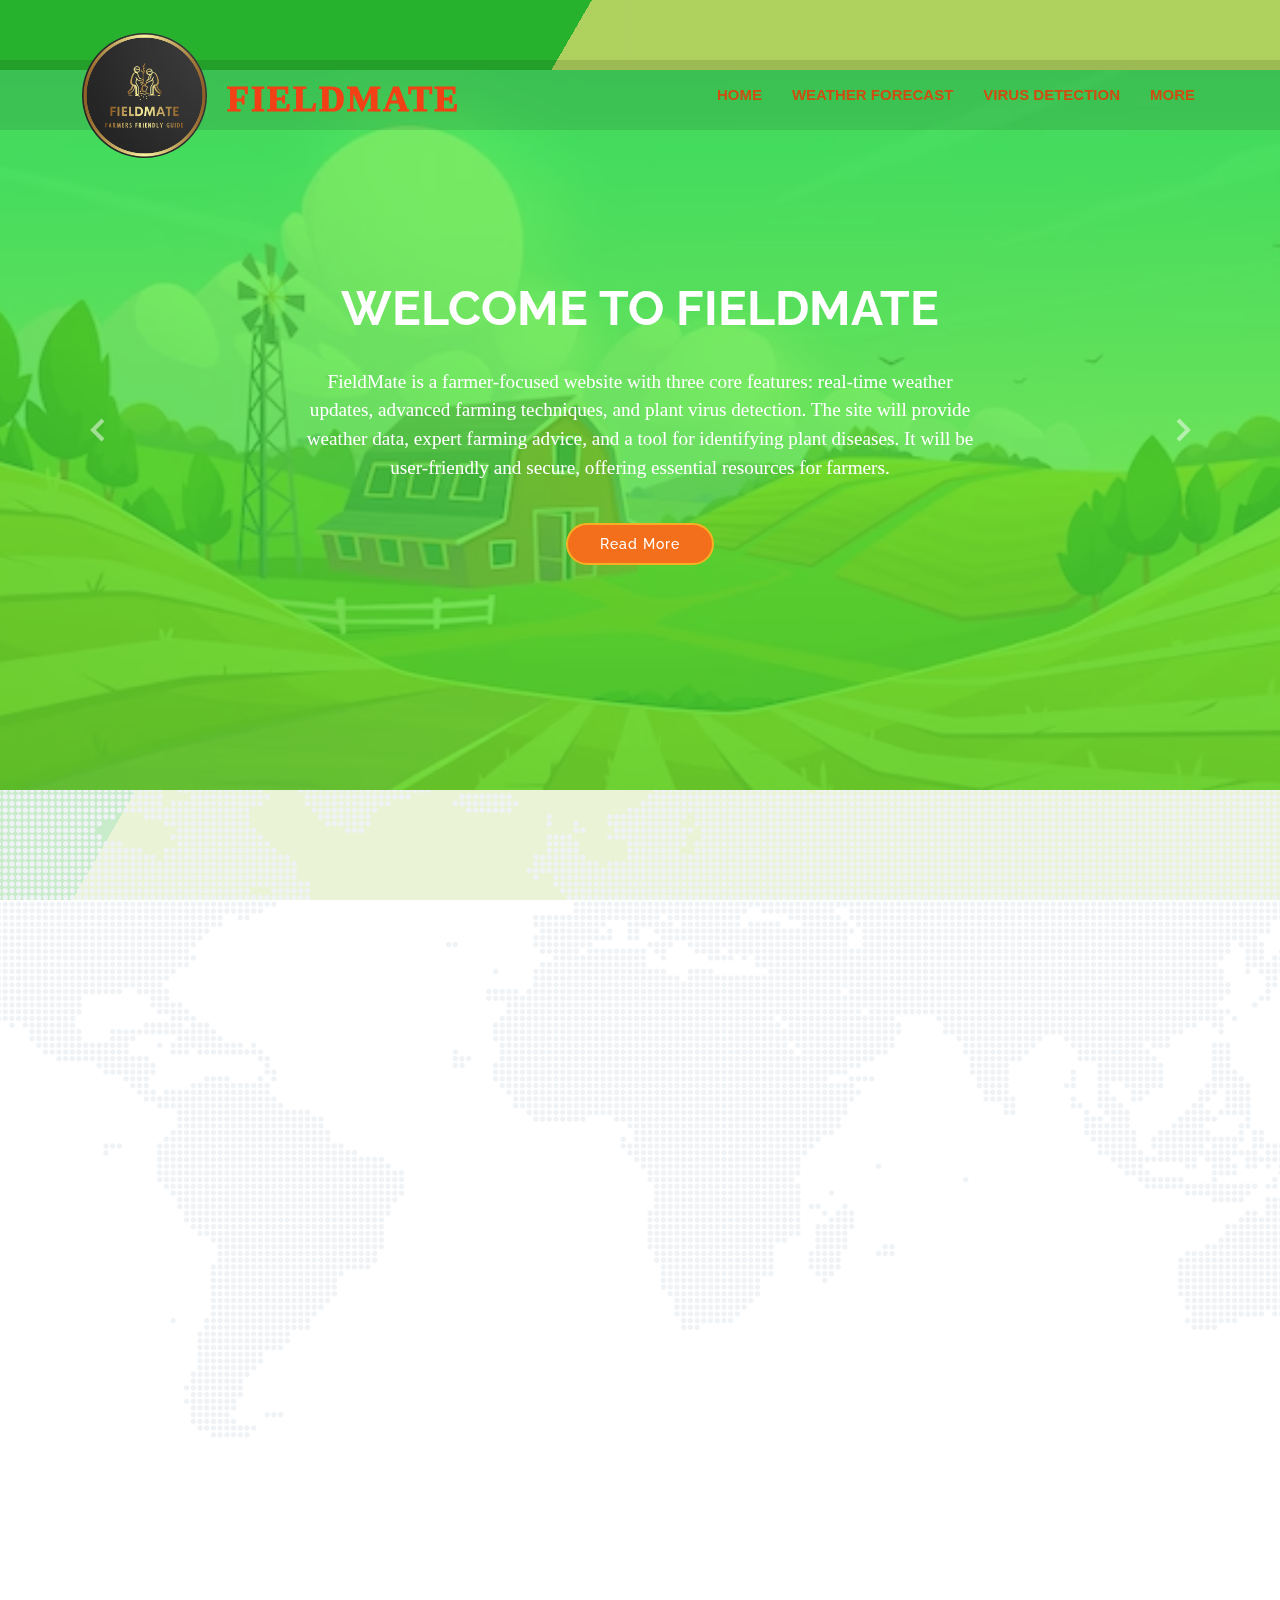
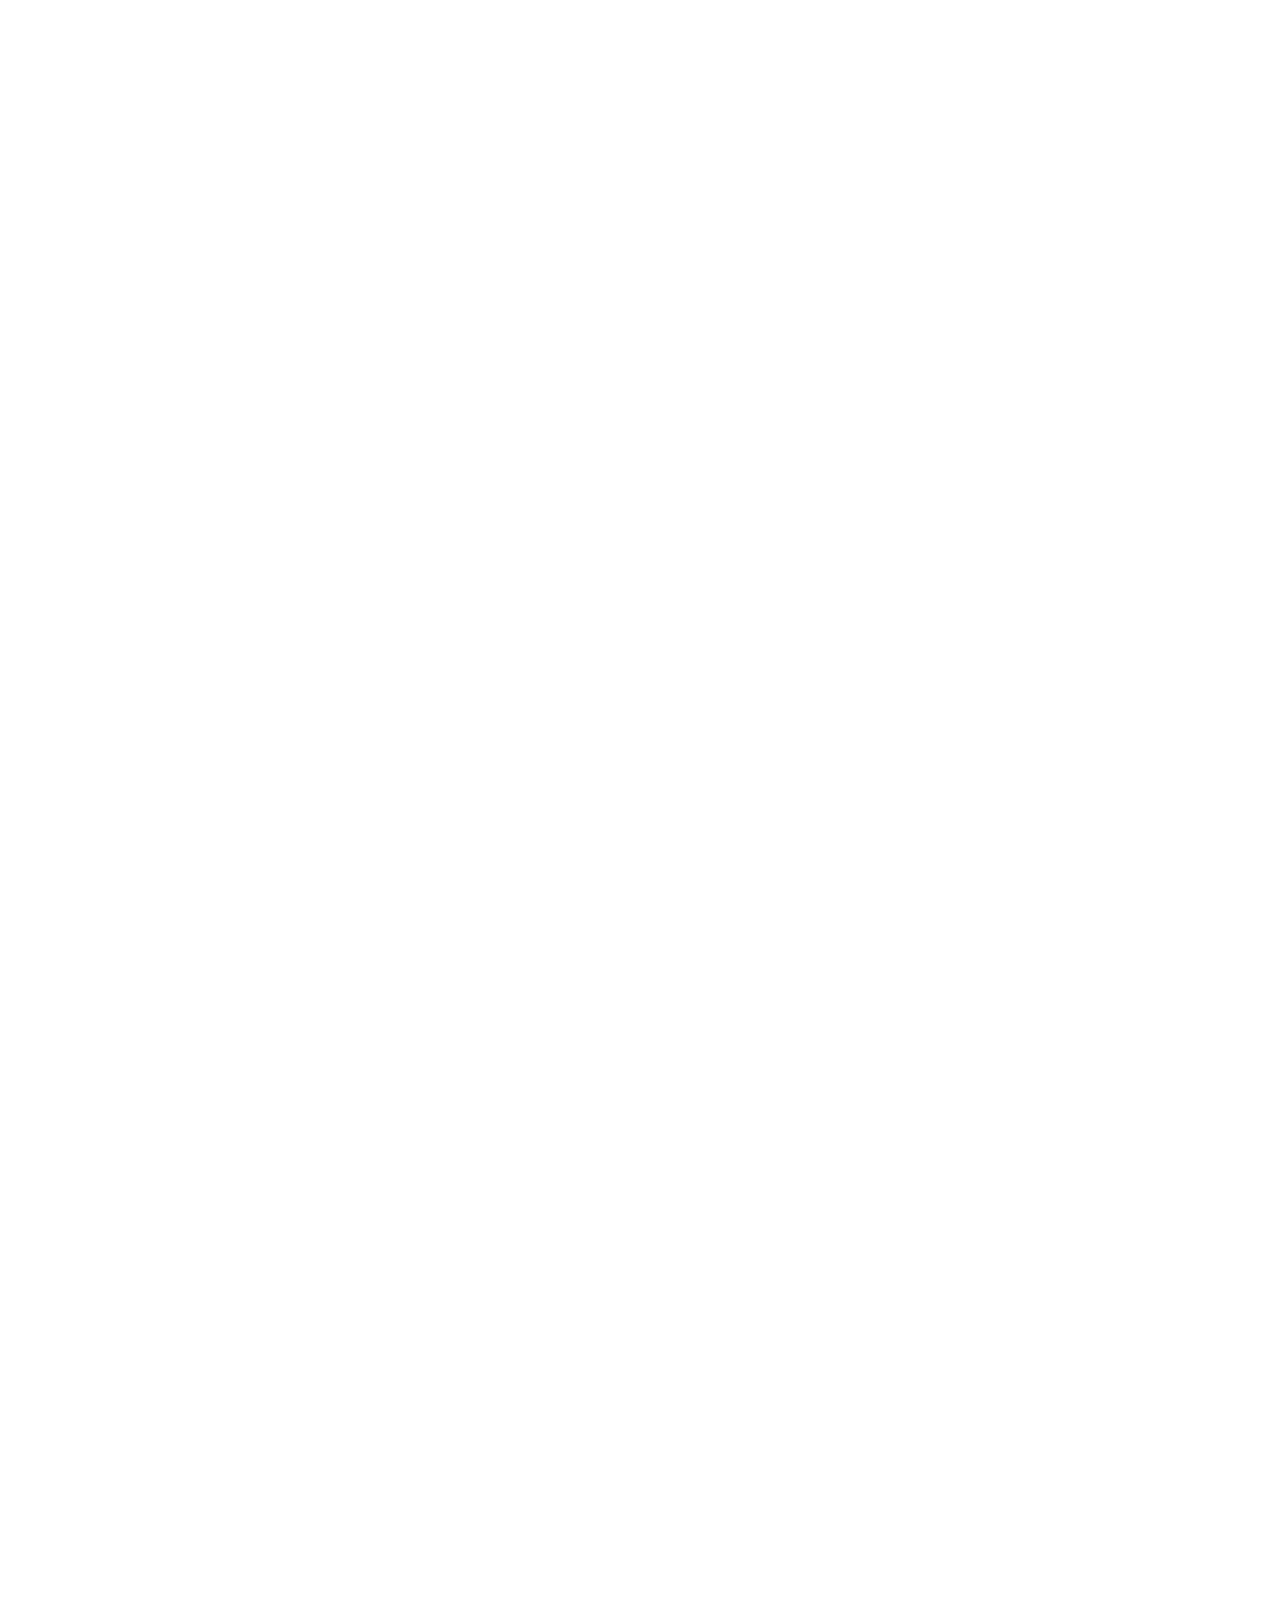
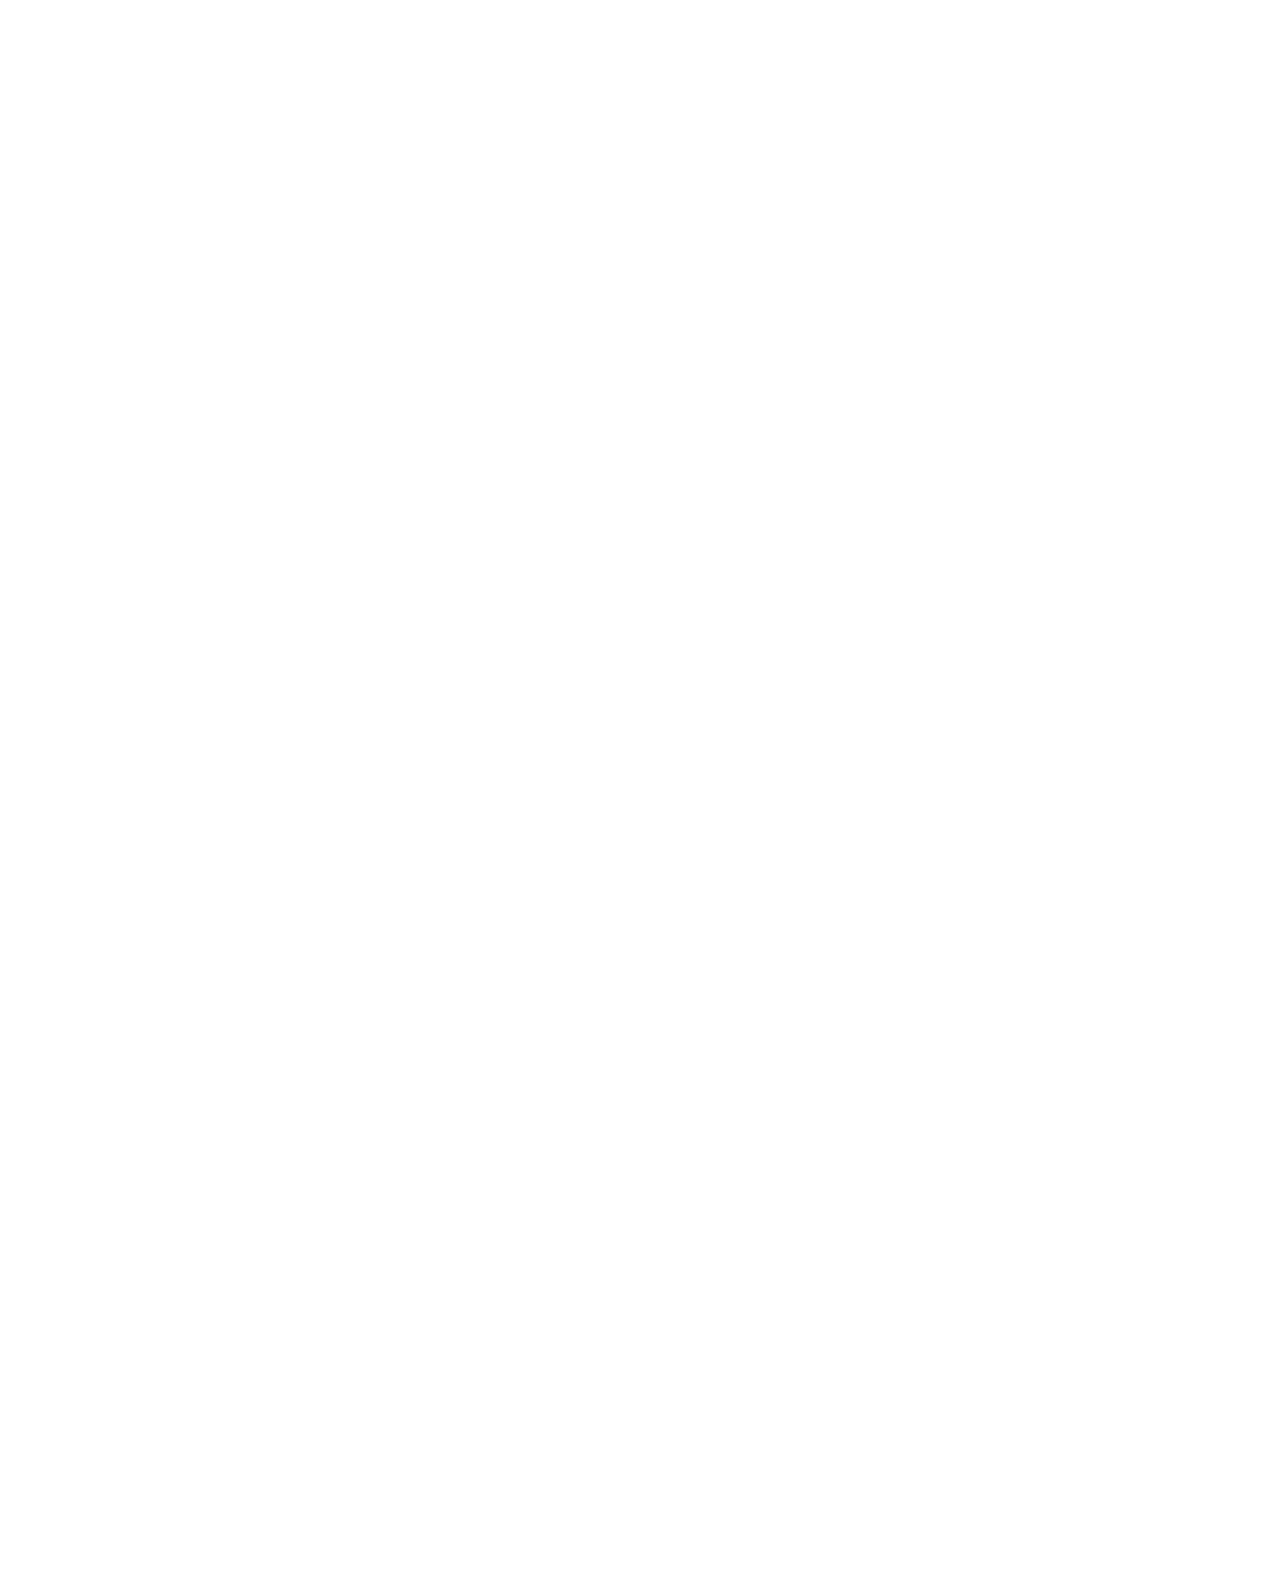
<file: index.html>
<!DOCTYPE html>
<html lang="en">

<head>
  <meta charset="utf-8">
  <meta content="width=device-width, initial-scale=1.0" name="viewport">

  <title>FieldMate</title>
  <meta content="" name="description">
  <meta content="" name="keywords">




  <!-- Google Fonts -->
  <link href="https://fonts.googleapis.com/css?family=Open+Sans:300,300i,400,400i,600,600i,700,700i|Raleway:300,300i,400,400i,500,500i,600,600i,700,700i|Poppins:300,300i,400,400i,500,500i,600,600i,700,700i" rel="stylesheet">

  <!-- Vendor CSS Files -->
  <link href="assets/vendor/animate.css/animate.min.css" rel="stylesheet">
  <link href="assets/vendor/aos/aos.css" rel="stylesheet">
  <link href="assets/vendor/bootstrap/css/bootstrap.min.css" rel="stylesheet">
  <link href="assets/vendor/bootstrap-icons/bootstrap-icons.css" rel="stylesheet">
  <link href="assets/vendor/boxicons/css/boxicons.min.css" rel="stylesheet">
  <link href="assets/vendor/glightbox/css/glightbox.min.css" rel="stylesheet">
  <link href="assets/vendor/remixicon/remixicon.css" rel="stylesheet">
  <link href="assets/vendor/swiper/swiper-bundle.min.css" rel="stylesheet">

  <!-- Main CSS File -->
  <link href="assets/css/style.css" rel="stylesheet">




  <style>
   

    .cont {
        display: flex;
        flex-direction: column;
        align-items: center;
        background-color: #fff;
        border-radius: 10px;
        box-shadow: 0px 0px 10px rgba(0, 0, 0, 0.2);
        margin: 20px;
        padding: 20px;
    }

    .section {
        display: flex;
        flex-direction: row;
        justify-content: space-between;
        align-items: center;
        margin: 20px 0;
    }

    .image {
        max-width: 50%;
        height: auto;
        border-radius: 5px;
        transition: transform 0.3s ease-in-out;
    }

  
    .image:hover {
        transform: scale(1.1);
    }

    .text, .text1 {
        max-width: 45%;
        text-align: justify;
        font-family: sans-serif;
        font-size: large;
    }

    p {
        font-family: sans-serif;
        font-size: 16px;
        line-height: 1.5;
        color: #333;
        font-family: "Times New Roman", serif;
    }

    h1 {
        font-family: sans-serif;
        font-size: 24px; 
        font-weight: bold;
        color: #333;
        margin-bottom: 10px;
    }

    b {
        font-family: sans-serif;
        font-weight: normal; 
    }

    @media (max-width: 768px) {
        .container {
            padding: 10px;
        }

        .section {
            flex-direction: column;
            align-items: center;
        }

        .image {
            max-width: 100%;
        }

        .text, .text1 {
            max-width: 100%;
            padding-right: 0;
        }
    }




    
  
 

    .feature {
        margin-top: 20px;
        padding: 20px;
        background-color: #ffffff;
        border-radius: 10px;
        box-shadow: 0px 0px 10px rgba(0, 0, 0, 0.2);
        transition: transform 0.3s ease-in-out;
    }

    .feature:hover {
        transform: scale(1.05);
    }

    .feature-title {
        font-size: 24px;
        font-weight: bold;
        color: #030202;
        text-transform: uppercase;
        letter-spacing: 2px;
        position: relative;
        display: inline-block;
    }

    /* Add underline animation */
    .feature-title::after {
        content: "";
        position: absolute;
        left: 0;
        bottom: -5px; /* Adjust the distance of the underline from the text */
        width: 100%;
        height: 2px;
        background-color: #62cd50; /* Change to your desired underline color */
        transform: scaleX(0);
        transform-origin: bottom right;
        transition: transform 0.3s ease-in-out;
    }

    .feature-title:hover::after {
        transform: scaleX(1);
        transform-origin: bottom left;
    }

    .feature-description {
        font-size: 18px;
        line-height: 1.5;
        color: #555;
    }

    /* Add overall animation */
    @keyframes fadeInUp {
        from {
            opacity: 0;
            transform: translateY(20px);
        }
        to {
            opacity: 1;
            transform: translateY(0);
        }
    }

    .animated-title {
        animation: fadeInUp 1s ease;
    }
    #google_translate_element {
  position: fixed;
  top: 20px;
  right: 20px;
  z-index: 9999; 
}
.search-container {
  text-align: center;
  margin: 20px 0;
}

#search-input {
  padding: 5px;
  width: 300px;
  font-size: 16px;
}

#search-button {
  padding: 5px 15px;
  font-size: 16px;
  cursor: pointer;
}
        

    
    
   
    
</style>
   



  <style>
    .flxcnt{
      display: flex;
      gap:10px;
    }

    .gap{
      position: relative;
      height: 300px;
    }

    .logofm{
      width: 500px;
      padding: 20px;
      margin-bottom:20px;
    }
    
    .fm{
     
      border-radius: 50%;
      width: 125px;
      margin:auto;
      
    }
    .myfx{
      display: flex;
      gap:20px;
    }


      .main__bg {
        background-image: linear-gradient(-60deg, #84b80a99 60%, #09a711 60%);
        animation: slide 3s ease-in-out infinite alternate;
        position: fixed;
        top: 0;
        bottom: 0;
        left: -50%;
        right: -50%;
        opacity: 0.5;
        z-index: -1;
        }
         
        .layer1 {
        animation-direction: alternate-reverse;
        animation-duration: 4s;
        }
         
        .layer2 {
        animation-duration: 5s;
        }
         
        @keyframes slide {
        0% {
            transform: translateX(-25%);
        }
        100% {
            transform: translateX(25%);
        }
        }

        .bbt{
          background-color: #f46f1c;
        }
        .animate__animated{
          font-size: larger;
        }
        .fixed-top{
          position: relative;
        }


  </style>








</head>

<body>


  <!-- ======= Header ======= -->
  <header id="header" class="fixed-top d-flex align-items-center ">
    <div class="container d-flex align-items-center justify-content-between">
      <div class="myfx">
        <div>
      <img class="fm" src="assets/img/logo1 (1) (1).png" alt="">
    </div>
      
       <div>
        <br>
        <br>
      
      <h1 class="logo"><a href="index.html">FieldMate</a></h1>
    </div>
    </div>
      <!-- Uncomment below if you prefer to use an image logo -->
      <!-- <a href=index.html" class="logo"><img src="assets/img/logo.png" alt="" class="img-fluid"></a>-->

      <nav id="navbar" class="navbar">
        <ul>
          <li><a class="nav-link scrollto " href="index.html">HOME</a></li>
          <li><a class="nav-link scrollto" href="new_weather/new_weather.html">WEATHER FORECAST</a></li>
          <li><a class="nav-link scrollto" href="virus/virus.html">VIRUS DETECTION</a></li>
          <li><a class="nav-link scrollto " href="more/more.html">MORE</a></li>

         </ul>
        <i class="bi bi-list mobile-nav-toggle"></i>
      </nav><!-- .navbar -->

    </div>
  </header><!-- End Header -->


  <!-- ======= Hero Section ======= -->
  <section id="hero" class="d-flex justify-cntent-center align-items-center">
    <div id="heroCarousel" data-bs-interval="5000" class="container carousel carousel-fade" data-bs-ride="carousel">

      <!-- Slide 1 -->

      <div class="gap">
      <div class="carousel-item active">
        <div class="carousel-container">
          <h2 class="animate__animated animate__fadeInDown">WELCOME TO <span>FIELDMATE</span></h2>
          <p class="animate__animated animate__fadeInUp">FieldMate is a farmer-focused website with three core features: real-time weather updates, advanced farming techniques, and plant virus detection. The site will provide weather data, expert farming advice, and a tool for identifying plant diseases. It will be user-friendly and secure, offering essential resources for farmers.</p>
          <a href="#about" class=" bbt btn-get-started animate__animated animate__fadeInUp scrollto">Read More</a>
        </div>
      </div>

      <!-- Slide 2 -->
      <div class="carousel-item">
        <div class="carousel-container">
          <h2 class="animate__animated animate__fadeInDown">WEATHER FORECAST</h2>
          <p class="animate__animated animate__fadeInUp">"Get real-time weather updates instantly on our website. Stay informed and make smart decisions with up-to-the-minute weather data."</p>
          <a href="new_weather/new_weather.html" class="bbt btn-get-started animate__animated animate__fadeInUp scrollto">View</a>
        </div>
      </div>

      <!-- Slide 3 -->
      <div class="carousel-item">
        <div class="carousel-container">
          <h2 class="animate__animated animate__fadeInDown">VIRUS DETECTION</h2>
          <p class="animate__animated animate__fadeInUp">"Easily diagnose plant diseases by uploading a photo on our website. And that photo will be sent to an expert or an botanist so that he identifies the plant virus and suggest the solution."
          </p>
          <a href="virus/virus.html" class="bbt btn-get-started animate__animated animate__fadeInUp scrollto">View</a>
        </div>
      </div>

          <!-- Slide 4 -->
          <div class="carousel-item">
            <div class="carousel-container">
              <h2 class="animate__animated animate__fadeInDown">MORE</h2>
              <p class="animate__animated animate__fadeInUp">"Here we let farmers know about modern farming. We provide information about drones,smart irrigation….etc to get better yields, sharing success stories and practical tips."</p>
              <a href="more/more.html" class="bbt btn-get-started animate__animated animate__fadeInUp scrollto">Read More</a>
            </div>
          </div>
          </div>

      <a class="carousel-control-prev" href="#heroCarousel" role="button" data-bs-slide="prev">
        <span class="carousel-control-prev-icon bx bx-chevron-left" aria-hidden="true"></span>
      </a>

      <a class="carousel-control-next" href="#heroCarousel" role="button" data-bs-slide="next">
        <span class="carousel-control-next-icon bx bx-chevron-right" aria-hidden="true"></span>
      </a>

    </div>
  </section><!-- End Hero -->


  <div class="main__bg"></div>
  <div class="main__bg layer1"></div>
  <div class="main__bg layer2"></div>

   

    <!-- ======= About Us Section ======= -->
    <div class="bg">
    <section id="about" class="about">
      <div class="container" data-aos="fade-up">
      

        <div class="section-title">
          <h2>About Us</h2>
        
          







     
 </div>

 
 <div class="cont">
     <div class="section">
       <img class="image" src="assets/about/filedmate green logo.png" alt="Image 1">
       <div class="text">
         <h1 >Our Mission:</h1>
         
         <p style="font-size: larger;"><b>At Field Mate, our mission is to revolutionize the way farming is practiced. We believe that by combining cutting-edge technology with age-old wisdom,we can help farmers achieve sustainable and bountiful harvests. We are committed to empowering you with the tools and knowledge you need to thrive.</b></p>
       </div>
     </div>
   </div>
   <div class="cont">
     <div class="section">
         
       <div class="text">
         <h1>Our Vision:</h1>
      <p style="font-size: larger;" ><b>We envision a future where every farmer has access to the latest advancements in agriculture, enabling them to make informed decisions, increase yields, and reduce environmental impact.</b></p>          
     </div>
       <img class="image" src="assets/about/vision.jpeg" alt="Image 1">
     </div>
   </div>
   <div class="cont">
     <div class="section">
       <img class="image" src="assets/about/mission.avif" alt="Image 3">
       <div class="text1">
         <h1>Our Commitment:</h1>
         <b><p style="font-size: larger;">
             Field Mate is committed to providing you with accurate, location-specific weather forecasts, early detection of crop diseases, and valuable resources on advanced farming techniques. Your success is our priority.             </p></b> 
       </div>
     </div>
   </div>


   <div class="feature">
     <h1 class="feature-title animated-title">EXPLORE OUR FEATURES</h1>
     <p class="feature-description">"Embark on a journey of discovery as you explore our features, where innovation meets functionality, and possibilities unfold."</p>
 </div>


   <div class="cont">
        <!-- Weather Forecasting -->
 <div class="section">
     <img class="image" src="assets/about/weather.jpg" alt="Image 1" width="250px" height="250px" style="padding-left: 150px;">
     <div class="text">
        <h1 > Weather Forecasting:</h1>
         <p style="padding-right: 120px;">At Field Mate, we understand that weather plays a pivotal role in the success of your agricultural endeavors. Our weather forecasting feature goes beyond basic weather information to provide you with a comprehensive and personalized experience.</p>
     </div>
 </div>
 </div>
 <div class="cont">
 <!-- Virus Detection -->
 <div class="section">
     <img class="image" src="assets/about/vision.jpeg" alt="Image 2" width="500" height="250px">
     <div class="text">
        <h1>Virus Detection:</h1>
         <p style="font-size:larger;">Protecting your crops from diseases is a top priority, and Field Mate is here to help with our advanced virus detection feature.</p>
     </div>
 </div>
 

   <h1>1.Image Recognition Technology:</h1>
   <b><p style="font-size:larger;">When you suspect a potential crop disease, simply upload an image of the affected plants through our user-friendly interface. Our system utilizes advanced image recognition technology to analyze the image and identify early signs of plant viruses</p></b>
          <h1>2.Certified Specialists:</h1>
   <b><p style="font-size:larger;">Once the image is uploaded, it's sent to a team of certified agricultural specialists with expertise in plant diseases. These specialists thoroughly review the image and conduct further analysis to confirm the diagnosis.</p></b> 
   
   
   <h1>3.Expert Recommendations:</h1>
    <a  href="virus/virus.html"  ><img class="image" src="assets/about/uplode.jpg" alt="Image 1" width="300" height="150px" style="border-radius: 50%;"></a>
   <b><p style="font-size:larger;">After the analysis is complete, you'll receive expert recommendations and suggestions directly on the Field Mate website. These recommendations may include specific actions to take, such as treatment options, preventive measures, or changes in cultivation practices.</p></b>
 </div>
   <div class="cont">
   <h2>Advanced Farming Techniques:</h2>
   <img class="image" src="assets/about/drone.jpg" alt="Image 1" width="500px" height="300px">
   <h3>Explore the exciting world of advanced farming techniques with Field Mate:</h3>
   
   <h3>1.Precision Farming Revolution:</h3>
      <b><p style="font-size:larger;">Dive into the cutting-edge world of precision farming techniques, where technology meets agriculture. Discover how GPS-guided machinery, drones, and remote sensors are revolutionizing farming practices. Learn about precision planting, irrigation management, and yield monitoring to optimize resource usage and maximize crop yields while minimizing environmental impact.</p></b>
   
   <h3>2.Sustainable Agriculture Practices:</h3>
   <b><p style="font-size:larger; font-family:Alkatra; "Helvetica Neue", Helvetica, sans-serif;">Discover sustainable agriculture techniques that are helping farmers protect the environment while maintaining productivity. Dive into methods such as crop rotation, organic farming, and integrated pest management. Explore how these practices promote soil health, reduce chemical inputs, and ensure the long-term viability of your farm.</p></b>
   
   <h3>3.Embracing Smart Technologies:</h3>
   <b><p style="font-size:larger;">Unlock the potential of smart technologies in agriculture. Explore the world of IoT (Internet of Things), AI (Artificial Intelligence), and data analytics in farming. Learn how these technologies enable data-driven decision-making, predictive analysis, and real-time monitoring of crop conditions. Explore how autonomous vehicles and robotic farming equipment are changing the way we cultivate and harvest crops.</p></b>
   
   <h3 style="font-family:Alkatra;">Field Mate is your comprehensive resource for modern agriculture, offering everything you need to succeed in the ever-evolving agricultural landscape. Join us in embracing innovation, sustainability, and informed decision-making for a thriving farm. With Field Mate as your partner, you're equipped to navigate the challenges and opportunities of modern agriculture, ensuring a prosperous and sustainable future for your farming endeavors."</h3>
</div>

       
            </div>
          </div>
        </div>

      </div>
    </section>
  </div><!-- End About Us Section -->

  
  

  <div id="preloader"></div>
  <a href="#" class="back-to-top d-flex align-items-center justify-content-center"><i class="bi bi-arrow-up-short"></i></a>

  <!-- Vendor JS Files -->
  <script src="assets/vendor/aos/aos.js"></script>
  <script src="assets/vendor/bootstrap/js/bootstrap.bundle.min.js"></script>
  <script src="assets/vendor/glightbox/js/glightbox.min.js"></script>
  <script src="assets/vendor/isotope-layout/isotope.pkgd.min.js"></script>
  <script src="assets/vendor/swiper/swiper-bundle.min.js"></script>
  <script src="assets/vendor/php-email-form/validate.js"></script>

  <!-- Main JS File -->
  <script src="assets/js/main.js"></script>
  <div id="google_translate_element"></div>

   
<div id="google_translate_element"></div>

<script type="text/javascript">
    function googleTranslateElementInit() {
        new google.translate.TranslateElement({pageLanguage: 'en', includedLanguages: 'en,te,hi', layout: google.translate.TranslateElement.InlineLayout.SIMPLE}, 'google_translate_element');
    }
</script>

<script type="text/javascript" src="https://translate.google.com/translate_a/element.js?cb=googleTranslateElementInit"></script>


</body>

</html>
</file>
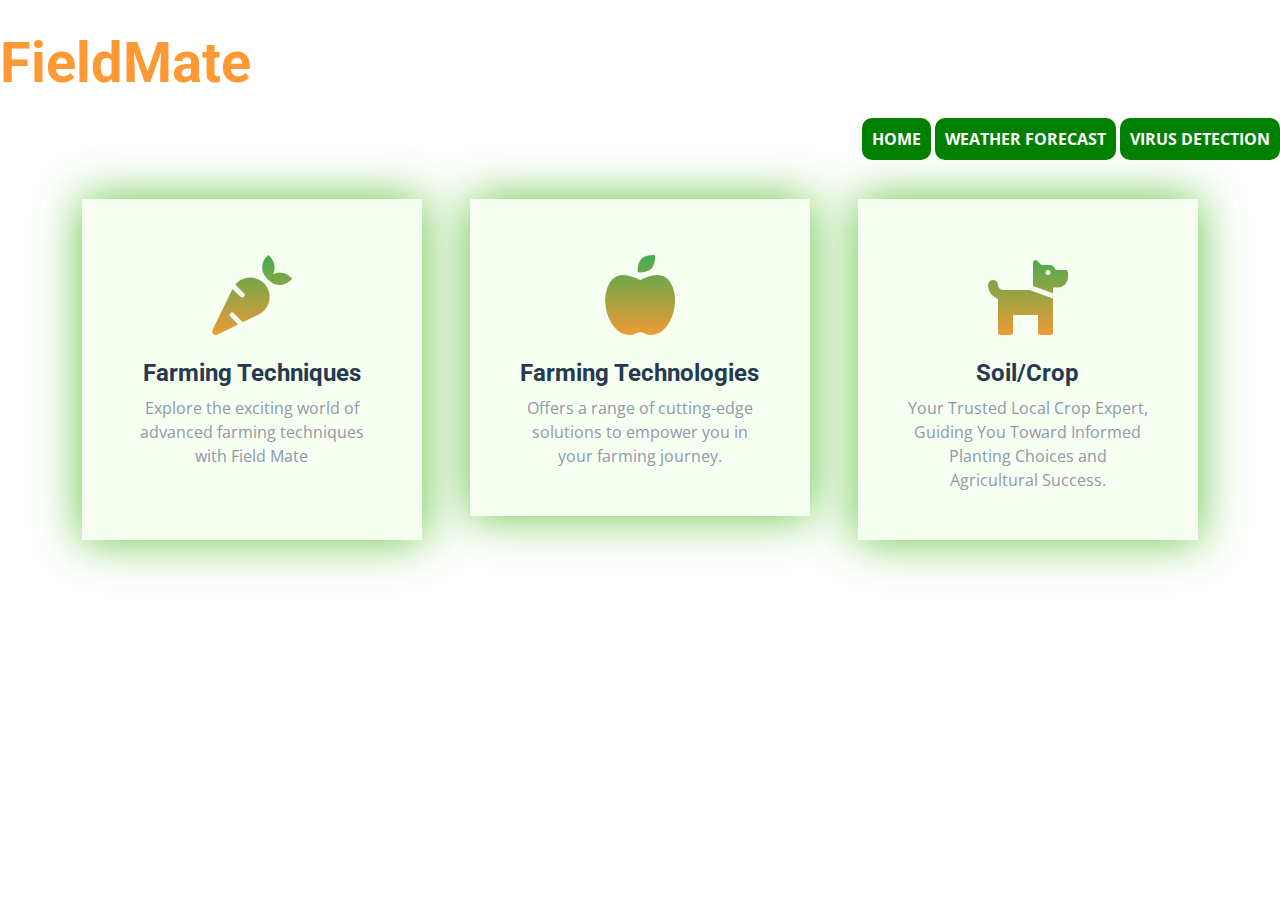
<file: more/more.html>
<!DOCTYPE html>
<html lang="en">

<head>
    <meta charset="utf-8">
    <title>FieldMate</title>
    <meta content="width=device-width, initial-scale=1.0" name="viewport">
    <meta content="Free HTML Templates" name="keywords">
    <meta content="Free HTML Templates" name="description">

    <!-- Favicon -->
    <link href="img/favicon.ico" rel="icon">

    <!-- Google Web Fonts -->
    <link rel="preconnect" href="https://fonts.gstatic.com">
    <link href="https://fonts.googleapis.com/css2?family=Open+Sans:wght@400;600&family=Roboto:wght@500;700&display=swap" rel="stylesheet">

    <!-- Icon Font Stylesheet -->
    <link href="https://cdnjs.cloudflare.com/ajax/libs/font-awesome/5.15.0/css/all.min.css" rel="stylesheet">
    <link href="https://cdn.jsdelivr.net/npm/bootstrap-icons@1.4.1/font/bootstrap-icons.css" rel="stylesheet">

    <!-- Libraries Stylesheet -->
    <link href="lib/owlcarousel/assets/owl.carousel.min.css" rel="stylesheet">

    <!-- Customized Bootstrap Stylesheet -->
    <link href="css/bootstrap.min.css" rel="stylesheet">

    <!-- Template Stylesheet -->
    <link href="css/style.css" rel="stylesheet">



    <style>
        .btn1{
            font-size: 20x;
            font-weight: bold;
            background: green;
            width:10px;
            padding: 10px;
            text-align: center;
            text-transform: uppercase;
            color: #fff;
            border-radius: 10px;
            cursor: pointer;
            
        }

        .corner{
            justify-content: right;
        }


    

    </style>




</head>

<body>
    <!-- Topbar Start -->
 
            </div>
            <div class="col-lg-6">
                
                    <a href="C:\Users\shiva\Downloads\resume\FieldMate_web\index.html" class="navbar-brand ms-lg-5">
                        <h1 class="m-0 display-4 text-primary"><span class="text-secondary">FieldMate</h1>
                    </a>
                   
                </div>
                
            </div>
            <div class="corner" align="right">
                <a href="../index.html" class="btn1">home</a> 
                <a href="../new_weather/new_weather.html" class="btn1">Weather forecast</a> 
                <a href="../virus/virus.html" class="btn1">virus detection</a> 
                
            </div>
           
    
    <!-- Topbar End -->





    <!-- Services Start -->
    <div class="container-fluid py-5">
        <div class="container">
            <div class="row g-5">
               
                <div class="col-lg-4 col-md-6">
                    <div class="service-item bg-light text-center p-5">
                        <i class="fa fa-carrot display-1 text-primary mb-3"></i>
                        <a href="avdtech/avdtecq.html" class="press"><h4>Farming Techniques</h4></a>
                        <p class="mb-0">Explore the exciting world of advanced farming techniques with Field Mate <br><br>

                        </p>
                        
                    </div>
                </div>
                <div class="col-lg-4 col-md-6">
                    <div class="service-item bg-light text-center p-5">
                        <i class="fa fa-apple-alt display-1 text-primary mb-3"></i>
                        <a href="tech/tech.html" class="press"><h4>Farming Technologies</h4></a>
                        <p class="mb-0"> Offers a range of cutting-edge solutions to empower you in your farming journey.</p>
                    </div>
                </div>
                <div class="col-lg-4 col-md-6">
                    <div class="service-item bg-light text-center p-5">
                        <i class="fa fa-dog display-1 text-primary mb-3"></i>
                        <a href="soil/soil.html" class="press"><h4>Soil/Crop</h4></a>
                        <p class="mb-0">Your Trusted Local Crop Expert, Guiding You Toward Informed Planting Choices and Agricultural Success.</p>
                    </div>
                </div>
               
                </div>
            </div>
        </div>
    </div>
    <!-- Services End -->

    <a href="#" class="btn btn-secondary py-3 fs-4 back-to-top"><i class="bi bi-arrow-up"></i></a>


    <!-- JavaScript Libraries -->
    <script src="https://code.jquery.com/jquery-3.4.1.min.js"></script>
    <script src="https://cdn.jsdelivr.net/npm/bootstrap@5.0.0/dist/js/bootstrap.bundle.min.js"></script>
    <script src="lib/easing/easing.min.js"></script>
    <script src="lib/waypoints/waypoints.min.js"></script>
    <script src="lib/counterup/counterup.min.js"></script>
    <script src="lib/owlcarousel/owl.carousel.min.js"></script>

    <!-- Template Javascript -->
    <script src="js/main.js"></script>
</body>

</html>
</file>
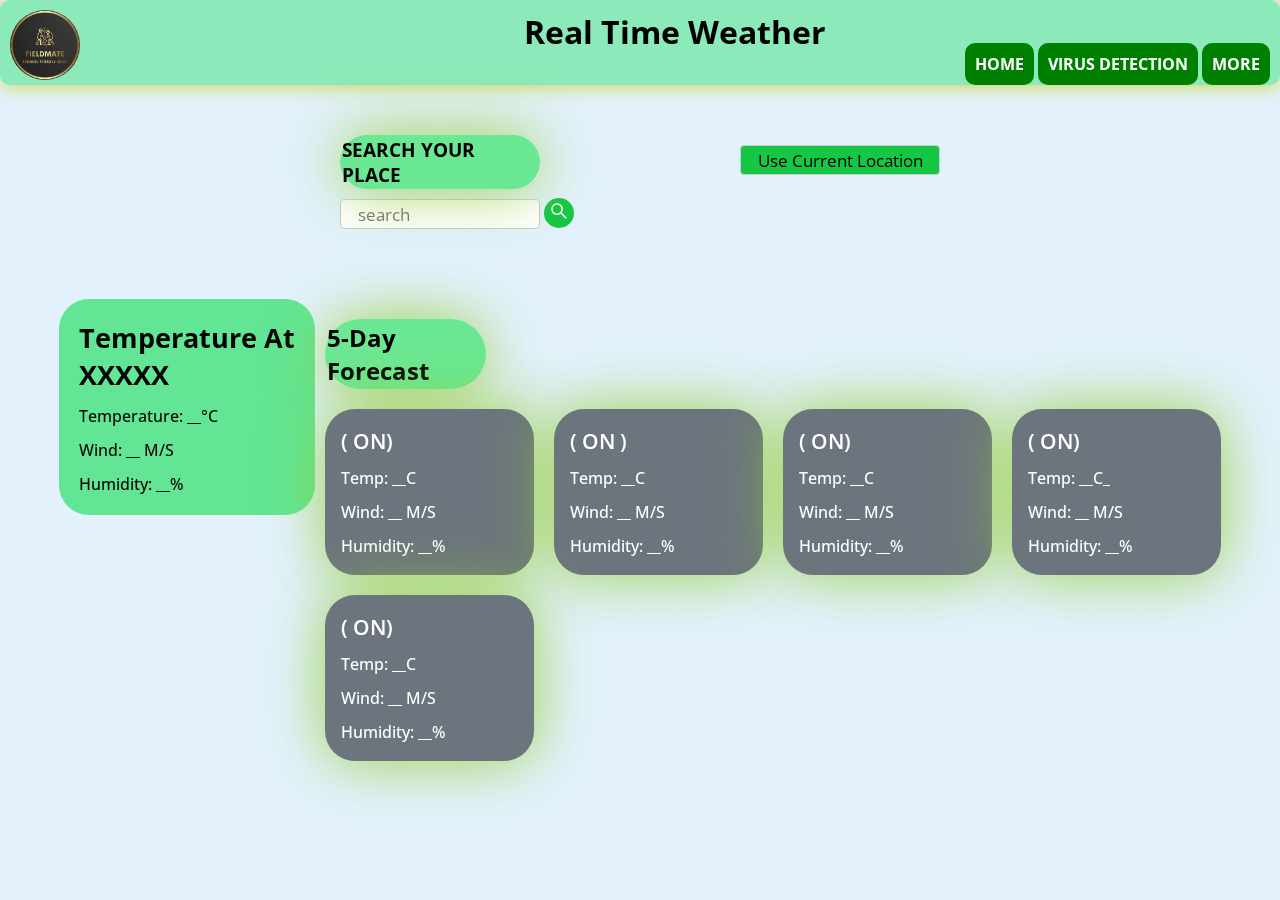
<file: new_weather/new_weather.html>
<!DOCTYPE html>
<!-- Coding By CodingNepal - www.codingnepalweb.com -->
<html lang="en">
  <head>
    <meta charset="utf-8">
  
    <title>weather</title>
    <link rel="stylesheet" href="style.css">
    <meta name="viewport" content="width=device-width, initial-scale=1.0">
    <script src="script.js" defer></script>

    <style>
     

     .hd{
            
           
            background: rgb(255, 255, 255);
            max-width:100%;
            padding: 10px;
            text-align: center;
            border-radius: 10px;
            backdrop-filter: saturate(180%) blur(5px);
            background-color: rgba(25, 219, 83, 0.401);
           box-shadow: 0 0 20px #c3cf22e4;
           transition: .5s;
          
      
           
           
   }

   .nav1{
            font-size: 20x;
            font-weight: bold;
            background: green;
            width:10px;
            padding: 10px;
            text-align: center;
            text-transform: uppercase;
            color: #fff;
            border-radius: 10px;
            cursor: pointer;
            text-decoration: none;
            
        }

        .fm{
     
     border-radius: 50%;
     width: 70px;
     margin:auto;
        }


        .card{
          backdrop-filter: saturate(180%) blur(10px);
      
      box-shadow: 0 0 60px #92cb36e4;
       transition: .5s
        }

        .searchfx{
          display: flex;
          gap: 10px;
        }

        .car {
           width: 20%;
               }

        .fxside{
          display: flex;
          gap:10px;
          justify-content: center;
        }

        .container{
          display: flex;
          justify-content: center;
          padding: 50px;

        }
        #google_translate_element {
            position: fixed;
            top: 20px;
            right: 20px;
            z-index: 9999; 
        }
      .search-container {
            text-align: center;
            margin: 20px 0;
        }

        #search-input {
            padding: 5px;
            width: 300px;
            font-size: 16px;
        }

        #search-button {
            padding: 5px 15px;
            font-size: 16px;
            cursor: pointer;
        }
        .day{

          background-color: rgba(34, 223, 75, 0.601);
          width: 18%;         
          border-radius: 220px;
          padding: 2px;
          backdrop-filter: saturate(180%) blur(10px);
      
      box-shadow: 0 0 60px #92cb36e4;
       transition: .5s
          

        }

        .search{

background-color: rgba(34, 223, 75, 0.601);
width: 50%;         
border-radius: 220px;
padding: 2px;
backdrop-filter: saturate(180%) blur(10px);

box-shadow: 0 0 60px #92cb36e4;
transition: .5s


}



    </style>




  </head>
  <body>
    <div class="hd">

      <div>
      <img class="fm" align="left" src="logo1 (1) (1).png" alt="">
    </div>
    <h1 class="he" >Real Time Weather</h1>
    
    <div  align="right">
      <a href="../index.html" class="nav1">home</a> 
      
      <a href="../virus/virus.html" class="nav1">virus detection</a> 
      <a href="../more/more.html" class="nav1">More</a> 
      
    </div>
    </div>
    <div class="container">
      <div class="weather-input">
        
       
        <h3 class="search">SEARCH YOUR PLACE</h3>
        <div clas="searchfx">

        <input class="city-input" type="text" placeholder="search">
      
        <button   class="search-btn"><svg stroke="currentColor" fill="currentColor" stroke-width="0" viewBox="0 0 1024 1024" height="1.5em"
          width="1.5em" xmlns="http://www.w3.org/2000/svg">
          <path
            d="M909.6 854.5L649.9 594.8C690.2 542.7 712 479 712 412c0-80.2-31.3-155.4-87.9-212.1-56.6-56.7-132-87.9-212.1-87.9s-155.5 31.3-212.1 87.9C143.2 256.5 112 331.8 112 412c0 80.1 31.3 155.5 87.9 212.1C256.5 680.8 331.8 712 412 712c67 0 130.6-21.8 182.7-62l259.7 259.6a8.2 8.2 0 0 0 11.6 0l43.6-43.5a8.2 8.2 0 0 0 0-11.6zM570.4 570.4C528 612.7 471.8 636 412 636s-116-23.3-158.4-65.6C211.3 528 188 471.8 188 412s23.3-116.1 65.6-158.4C296 211.3 352.2 188 412 188s116.1 23.2 158.4 65.6S636 352.2 636 412s-23.3 116.1-65.6 158.4z">
          </path>
        </svg></button>
      </div>
    </div>
      
    
      



        <div class="separator"></div>
        <button class="location-btn">Use Current Location</button>
      </div>
    





      










       <div class="fxside">
      <div class=" car weather-data">
        <div class="current-weather">
          <div class="details">
            
            <h2>Temperature At XXXXX</h2>
            <h6>Temperature: __°C</h6>
            <h6>Wind: __ M/S</h6>
            <h6>Humidity: __%</h6>
          </div>
        </div>
        </div>
        <div class="weather-data">
        <div class="days-forecast">
          <h2 class="day">  5-Day Forecast</h2>
          <ul class="weather-cards">
            <li class="card">
              <h3>( ON)</h3>
              <h6>Temp: __C</h6>
              <h6>Wind: __ M/S</h6>
              <h6>Humidity: __%</h6>
            </li>
            <li class="card">
              <h3>( ON )</h3>
              <h6>Temp: __C</h6>
              <h6>Wind: __ M/S</h6>
              <h6>Humidity: __%</h6>
            </li>
            <li class="card">
              <h3>( ON)</h3>
              <h6>Temp: __C</h6>
              <h6>Wind: __ M/S</h6>
              <h6>Humidity: __%</h6>
            </li>
            <li class="card">
              <h3>( ON)</h3>
              <h6>Temp: __C_</h6>
              <h6>Wind: __ M/S</h6>
              <h6>Humidity: __%</h6>
            </li>
            <li class="card">
              <h3>( ON)</h3>
              <h6>Temp: __C</h6>
              <h6>Wind: __ M/S</h6>
              <h6>Humidity: __%</h6>
            </li>
          </ul>
        </div>
      </div>
    </div>
  </div>
</div>

<div id="google_translate_element"></div>

    <script type="text/javascript">
        function googleTranslateElementInit() {
            new google.translate.TranslateElement({pageLanguage: 'en', includedLanguages: 'en,te,hi', layout: google.translate.TranslateElement.InlineLayout.SIMPLE}, 'google_translate_element');
        }
    </script>

    <script type="text/javascript" src="https://translate.google.com/translate_a/element.js?cb=googleTranslateElementInit"></script>
   <script>
    
  </body>
</html>
</file>
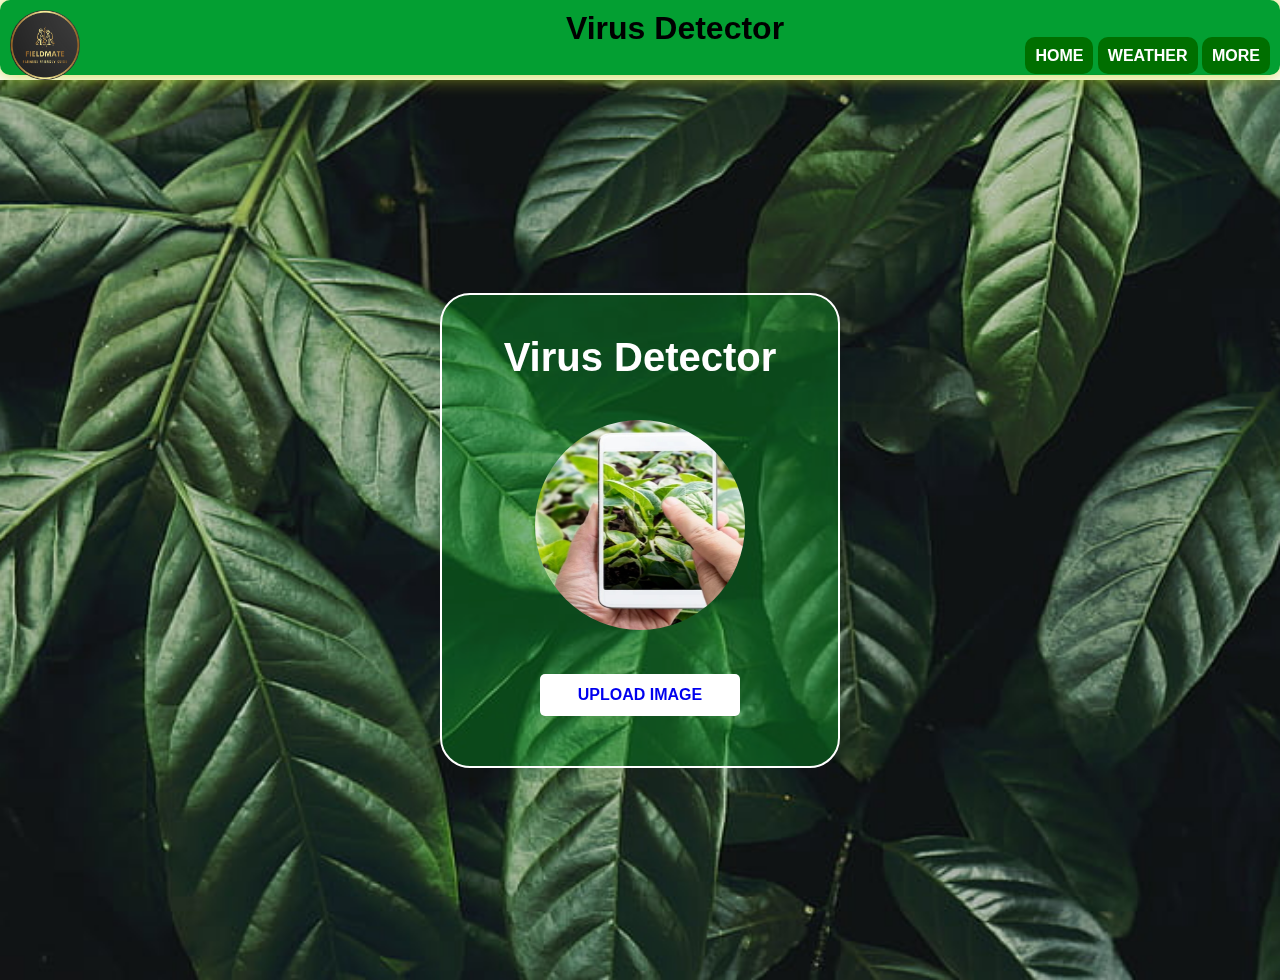
<file: virus/virus.html>
<!DOCTYPE html>
<html lang="en">
<head>
    <meta name="viewport" content="width=device-width, initial-scale=1.0">
    <title>Virus Detector</title>
    <style>
        /* Your existing CSS code here */
        #google_translate_element {
            position: fixed;
            top: 20px;
            right: 20px;
            z-index: 9999; 
        }
      .search-container {
            text-align: center;
            margin: 20px 0;
        }

        #search-input {
            padding: 5px;
            width: 300px;
            font-size: 16px;
        }

        #search-button {
            padding: 5px 15px;
            font-size: 16px;
            cursor: pointer;
        }



        * {
            margin: 0;
            padding: 0;
            font-family: 'poppins', sans-serif;
            box-sizing: border-box;
        }

        .c1 {
            width: 100%;
            height: 100vh;
            background: rgb(246, 248, 246);
            display: flex;
            align-items: center;
            justify-content: center;
        }

        .c2 {
            width: 400px;
            background: #0892246d;
            padding: 40px;
            border: 2px solid white; /* Add a white border */
            border-radius: 30px;
            text-align: center;
            position: relative;
        }
        

        .c2 h1 {
            font-size: 40px;
            font-weight: 800;
            color: #ffffff;
        }

        .c2 img {
            width: 210px;
            height: 210px;
            border-radius: 50%;
            margin-top: 40px;
            margin-bottom: 30px;
        }

        label {
            display: block;
            width: 200px;
            background: #fff;
            padding: 12px;
            margin: 10px auto;
            border-radius: 5px;
            cursor: pointer;
        }

        input {
            display: none;
        }

        .c1 {
            background-image: url("back1.jpg");
            background-size: cover;
            background-repeat: no-repeat;
            background-position: center;
        }

        
        .message {
            color: red;
            font-size: 25px;
            position: absolute; /* Position it absolutely within the .c2 element */
            bottom: 20px; /* Adjust the distance from the bottom */
            left: 0; /* Position it at the left */
            right: 0; /* Position it at the right */
        }
        

        /* Add a class to hide the "Upload Image" label after image upload */
        .hidden {
            display: Update Image;
        }
        
        .hd{
            
           
            background: rgb(255, 255, 255);
            max-width:100%;
            padding: 10px;
            text-align: center;
            border-radius: 10px;
            backdrop-filter: saturate(180%) blur(5px);
            background-color: rgb(3, 159, 50);
           box-shadow: 0 0 20px #c3cf22e4;
           transition: .5s;
        }
          
      
        .nav1{
            font-size: 20x;
            font-weight: bold;
            background: rgb(0, 111, 0);
            width:10px;
            padding: 10px;
            text-align: center;
            text-transform: uppercase;
            color: #fff;
            border-radius: 10px;
            cursor: pointer;
            text-decoration: none;
            
        }

        .fm{
     
     border-radius: 50%;
     width: 70px;
     margin:auto;
        }


    </style>
</head>
<body>
    <div class="up">
    <div class="hd">

        <div>
        <img class="fm" align="left" src="logo1 (1) (1).png" alt="">
      </div>
      <h1 >Virus Detector</h1>
      
      <div  align="right">
        <a href="../index.html" class="nav1">HOME</a> 
        
        <a href="../new_weather/new_weather.html" class="nav1">WEATHER</a> 
        <a href="../more/more.html" class="nav1">MORE</a> 
        
      </div>
      </div>

     
      <div class="c1">
    <div class="c2"  >
        <b><h1>Virus Detector</h1></b>
        <div class="message" id="message"></div>
        <!-- Added an id to the image element -->
        <img src="virus uplode.jpg" id="profile-pic">
        <!-- Use an anchor element to open the Google Form -->
        <label for="input-file" id="upload-label"><a href="https://forms.gle/nh1Pn8nxFFRJ5iqW7" target="_blank" style="text-decoration: none;"><strong>UPLOAD IMAGE</strong></a></label>
        <!-- Corrected the id attribute to match the JavaScript code -->
        <input type="file" accept="image/jpeg, image/png, img/jpg" id="input-file">
    </div>
</div>
</div>

<div id="google_translate_element"></div>

    <script type="text/javascript">
        function googleTranslateElementInit() {
            new google.translate.TranslateElement({pageLanguage: 'en', includedLanguages: 'en,te,hi', layout: google.translate.TranslateElement.InlineLayout.SIMPLE}, 'google_translate_element');
        }
    </script>

    <script type="text/javascript" src="https://translate.google.com/translate_a/element.js?cb=googleTranslateElementInit"></script>
   <script>
     <script>
    let profilePic = document.getElementById("profile-pic");
    let inputFile = document.getElementById("input-file");
    let message = document.getElementById("message");

    inputFile.onchange = function () {
        profilePic.src = URL.createObjectURL(inputFile.files[0]);
        // Display a message in red font
        message.textContent = "Image is uploaded";
    }
</script>
</body>
</html>
</file>
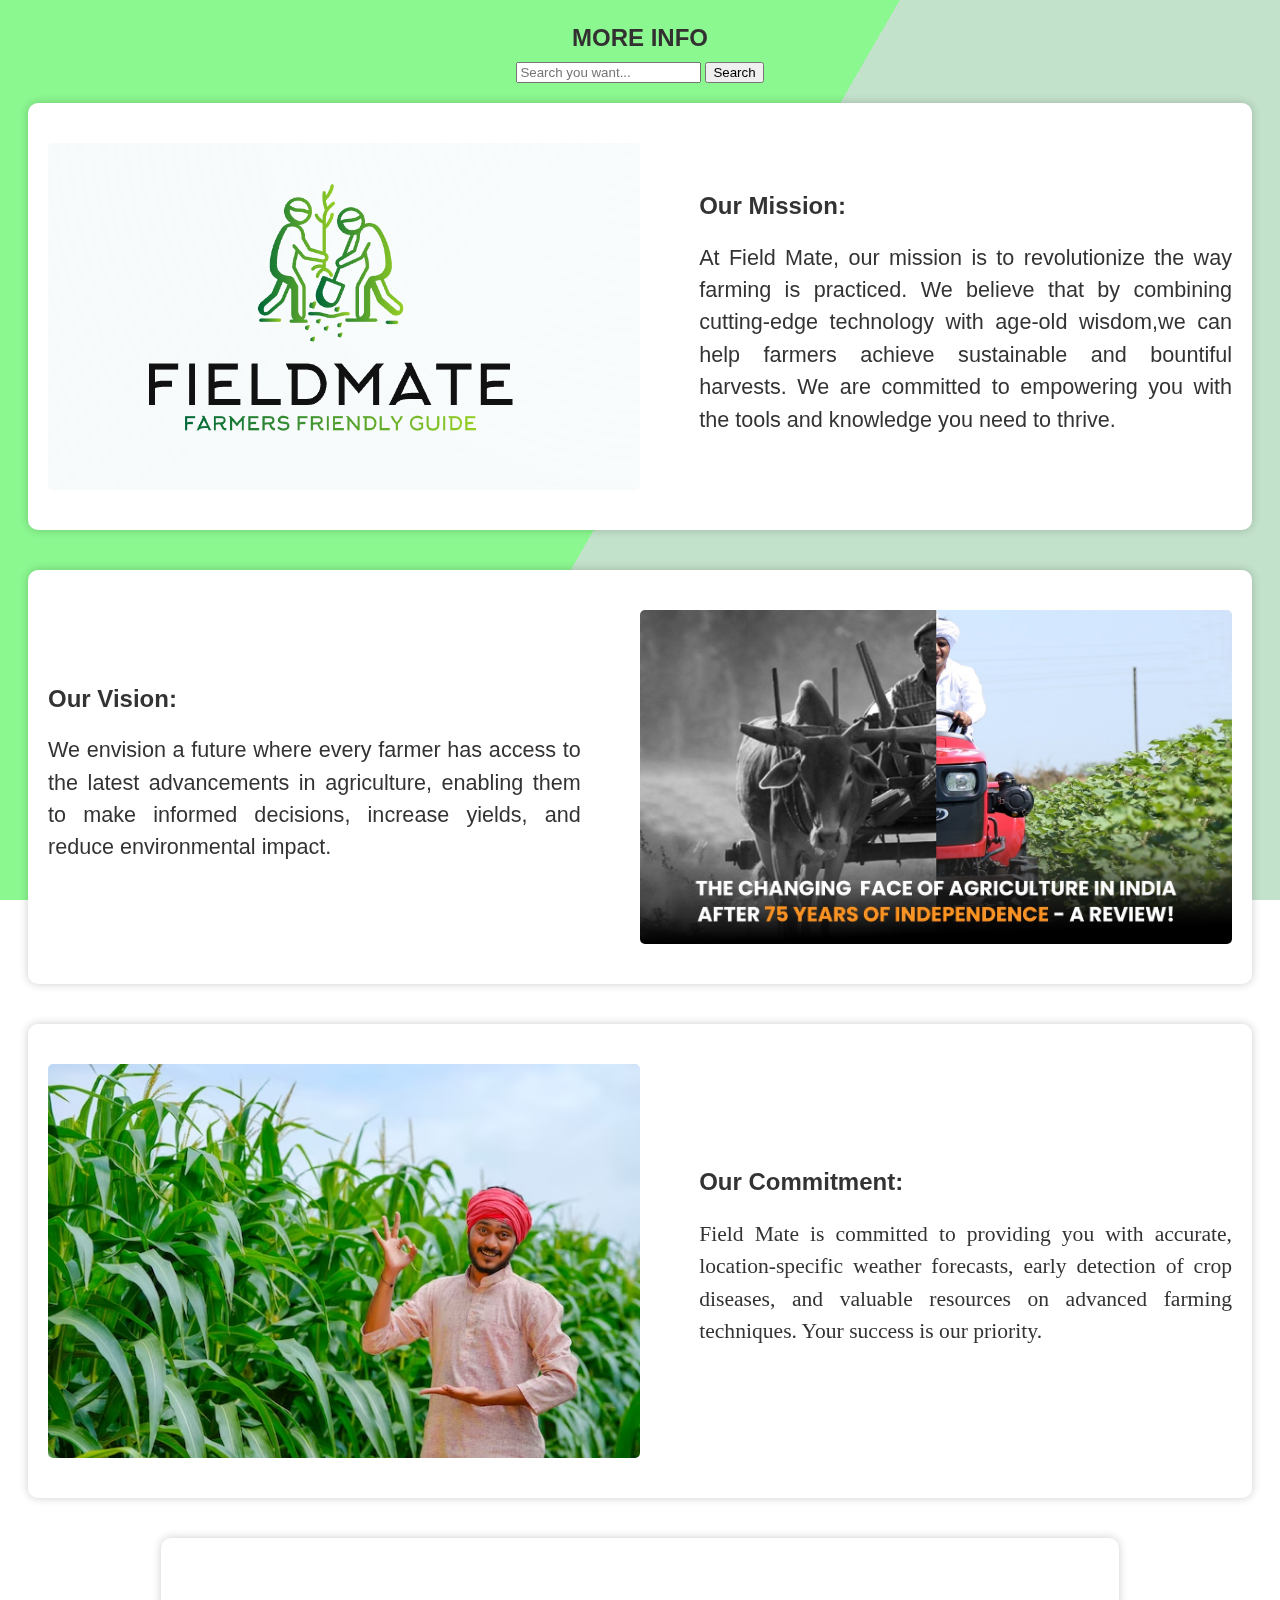
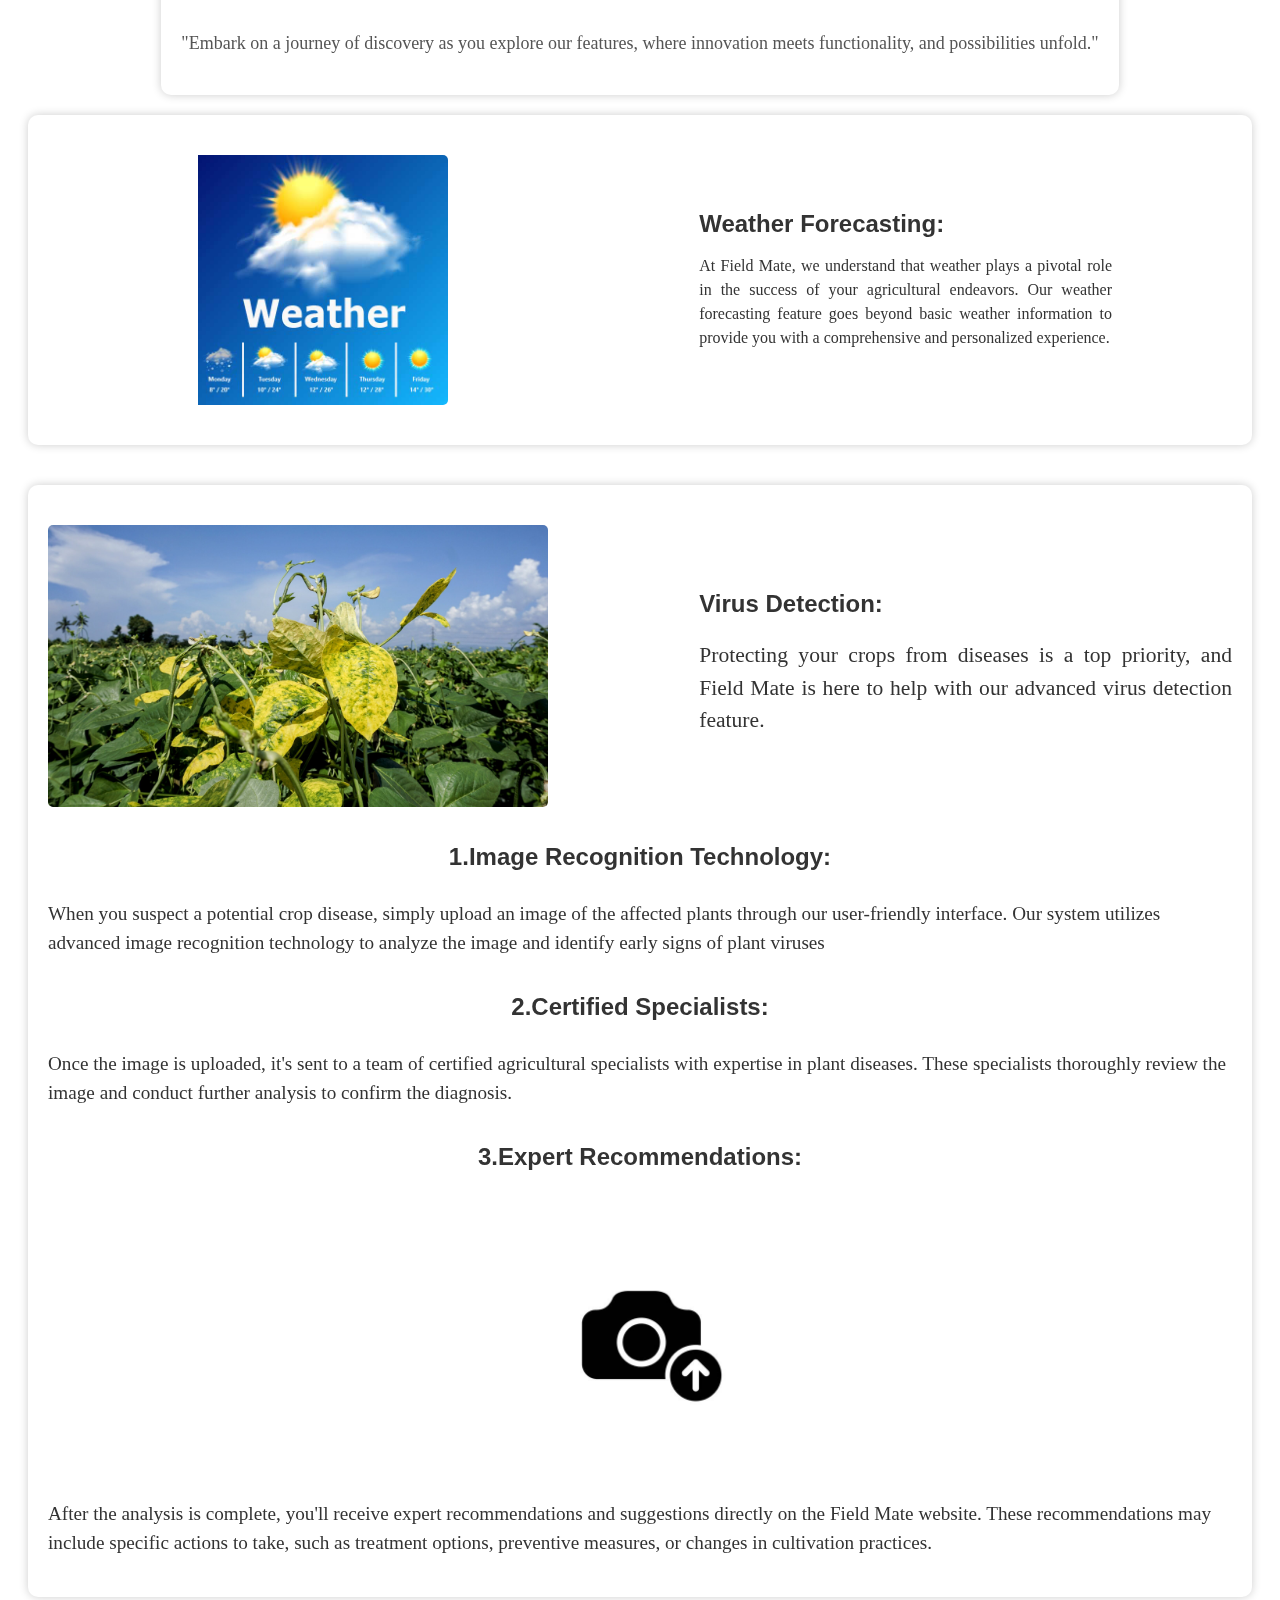
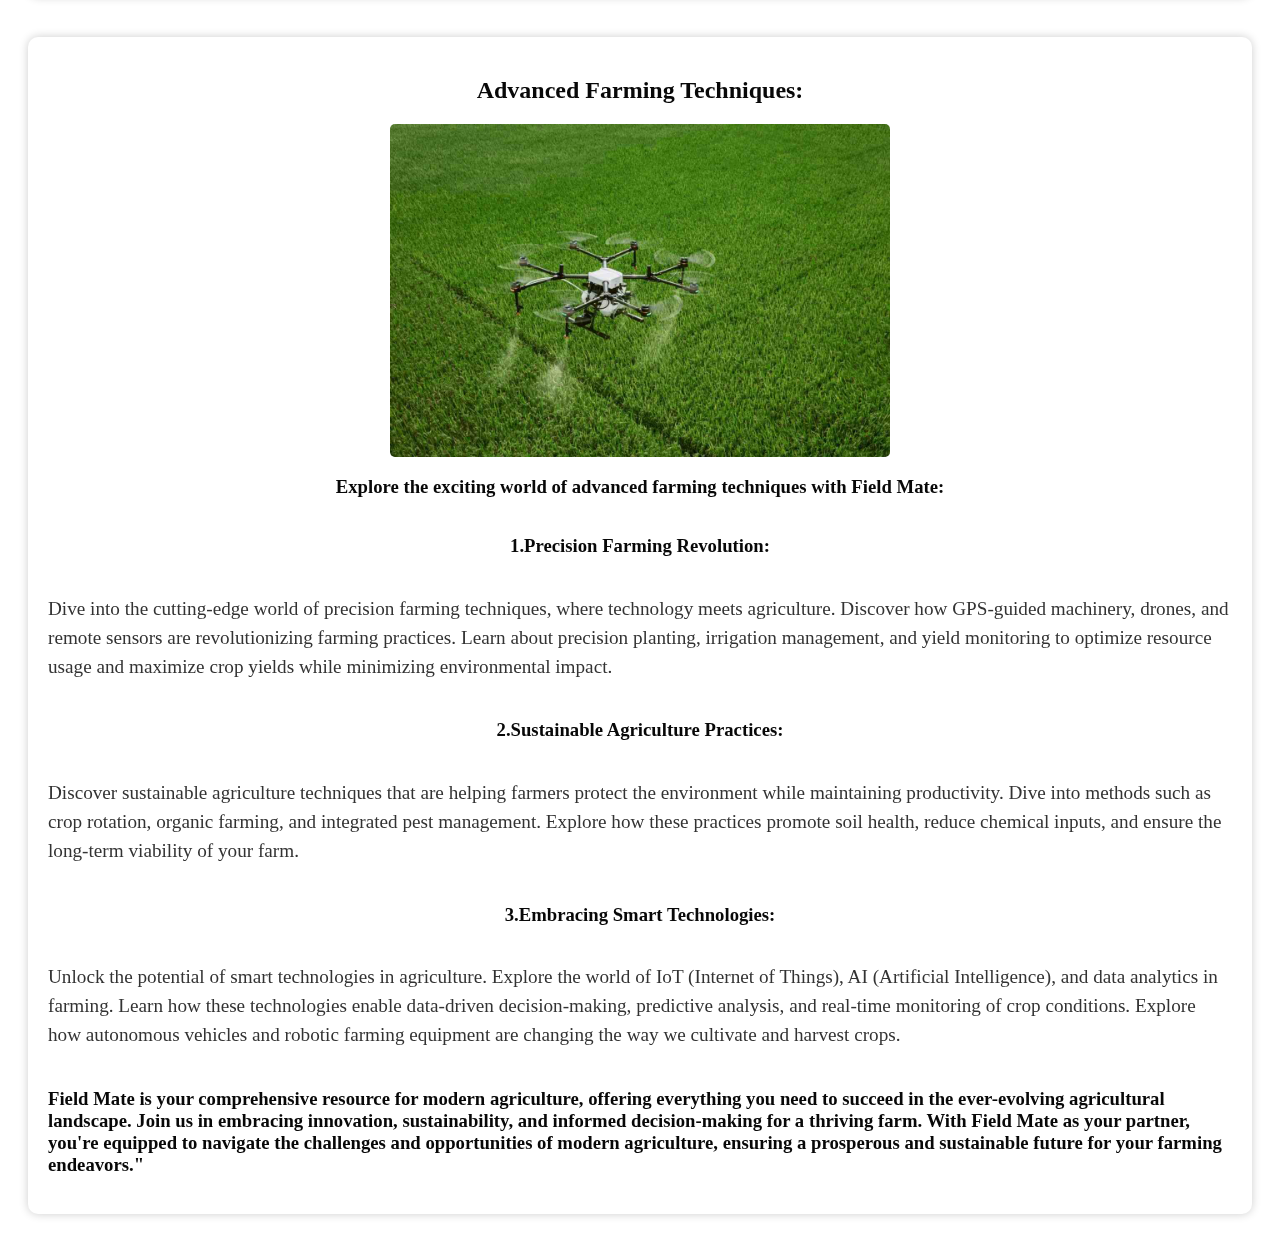
<file: assets/about/pg.html>
<!DOCTYPE html>
<html lang="en">
  <head>
   
    <meta charset="UTF-8">
    <meta name="viewport" content="width=device-width, initial-scale=1.0">
    <title>Modern Farming Practices</title>
    <style>
        body {
            background-image: url();
            display: grid;
            place-items: center;
            color: rgb(8, 8, 8);
        }
         
        .main__bg {
        background-image: linear-gradient(-60deg, #bbdec4 50%, #7bf781 50%);
        animation: slide 3s ease-in-out infinite alternate;
        position: fixed;
        top: 0;
        bottom: 0;
        left: -50%;
        right: -50%;
        opacity: 0.5;
        z-index: -1;
        }
         
        .layer1 {
        animation-direction: alternate-reverse;
        animation-duration: 4s;
        }
         
        .layer2 {
        animation-duration: 5s;
        }
         
        @keyframes slide {
        0% {
            transform: translateX(-25%);
        }
        100% {
            transform: translateX(25%);
        }
        }

    .nav {
            
            display:grid;
            
        }

       .navbar-logo {
            float: left;
            width: 150px;
            height: 150px;
            border-radius: 50%;
            margin: auto ;
       }
       

     

        

        .navbar-logo img {
            width: 150px; 
            height: auto;
            border-radius: 50%;
        }

        .container {
            display: flex;
            flex-direction: column;
            align-items: center;
            background-color: #fff;
            border-radius: 10px;
            box-shadow: 0px 0px 10px rgba(0, 0, 0, 0.2);
            margin: 20px;
            padding: 20px;
        }

        .section {
            display: flex;
            flex-direction: row;
            justify-content: space-between;
            align-items: center;
            margin: 20px 0;
        }

        .image {
            max-width: 50%;
            height: auto;
            border-radius: 5px;
            transition: transform 0.3s ease-in-out;
        }

      
        .image:hover {
            transform: scale(1.1);
        }

        .text, .text1 {
            max-width: 45%;
            text-align: justify;
            font-family: sans-serif;
            font-size: large;
        }

        p {
            font-family: sans-serif;
            font-size: 16px;
            line-height: 1.5;
            color: #333;
            font-family: "Times New Roman", serif;
        }

        h1 {
            font-family: sans-serif;
            font-size: 24px; 
            font-weight: bold;
            color: #333;
            margin-bottom: 10px;
        }

        b {
            font-family: sans-serif;
            font-weight: normal; 
        }

        @media (max-width: 768px) {
            .container {
                padding: 10px;
            }

            .section {
                flex-direction: column;
                align-items: center;
            }

            .image {
                max-width: 100%;
            }

            .text, .text1 {
                max-width: 100%;
                padding-right: 0;
            }
        }

        
      
     

        .feature {
            margin-top: 20px;
            padding: 20px;
            background-color: #ffffff;
            border-radius: 10px;
            box-shadow: 0px 0px 10px rgba(0, 0, 0, 0.2);
            transition: transform 0.3s ease-in-out;
        }

        .feature:hover {
            transform: scale(1.05);
        }

        .feature-title {
            font-size: 24px;
            font-weight: bold;
            color: #ffffff;
            text-transform: uppercase;
            letter-spacing: 2px;
            position: relative;
            display: inline-block;
        }

        /* Add underline animation */
        .feature-title::after {
            content: "";
            position: absolute;
            left: 0;
            bottom: -5px; /* Adjust the distance of the underline from the text */
            width: 100%;
            height: 2px;
            background-color: #e9eaeb; /* Change to your desired underline color */
            transform: scaleX(0);
            transform-origin: bottom right;
            transition: transform 0.3s ease-in-out;
        }

        .feature-title:hover::after {
            transform: scaleX(1);
            transform-origin: bottom left;
        }

        .feature-description {
            font-size: 18px;
            line-height: 1.5;
            color: #555;
        }

        /* Add overall animation */
        @keyframes fadeInUp {
            from {
                opacity: 0;
                transform: translateY(20px);
            }
            to {
                opacity: 1;
                transform: translateY(0);
            }
        }

        .animated-title {
            animation: fadeInUp 1s ease;
        }
            
  
        
        
       
        
    </style>
</head>
    
<body>
  <div class="main__bg"></div>
  <div class="main__bg layer1"></div>
  <div class="main__bg layer2"></div>
 <!-- Navigation bar -->
 <div class="nav">
  



<center><h1 style="color:#323030;">MORE INFO</h1></center>


   <!-- Search bar -->
    <div class="search-container">
        <input type="text" id="search-input" placeholder="Search you want...">
        <button id="search-button">Search</button>
    </div>
  
  
  

        
    </div>
    <div class="container">
        <div class="section">
          <img class="image" src="filedmate green logo.png" alt="Image 1">
          <div class="text">
            <h1 >Our Mission:</h1>
            
            <p style="font-size: larger;"><b>At Field Mate, our mission is to revolutionize the way farming is practiced. We believe that by combining cutting-edge technology with age-old wisdom,we can help farmers achieve sustainable and bountiful harvests. We are committed to empowering you with the tools and knowledge you need to thrive.</b></p>
          </div>
        </div>
      </div>
      <div class="container">
        <div class="section">
            
          <div class="text">
            <h1>Our Vision:</h1>
         <p style="font-size: larger;" ><b>We envision a future where every farmer has access to the latest advancements in agriculture, enabling them to make informed decisions, increase yields, and reduce environmental impact.</b></p>          
        </div>
          <img class="image" src="vision.jpeg" alt="Image 1">
        </div>
      </div>
      <div class="container">
        <div class="section">
          <img class="image" src="mission.avif" alt="Image 3">
          <div class="text1">
            <h1>Our Commitment:</h1>
            <b><p style="font-size: larger;">
                Field Mate is committed to providing you with accurate, location-specific weather forecasts, early detection of crop diseases, and valuable resources on advanced farming techniques. Your success is our priority.             </p></b> 
          </div>
        </div>
      </div>


      <div class="feature">
        <h1 class="feature-title animated-title">EXPLORE OUR FEATURES</h1>
        <p class="feature-description">"Embark on a journey of discovery as you explore our features, where innovation meets functionality, and possibilities unfold."</p>
    </div>


      <div class="container">
           <!-- Weather Forecasting -->
    <div class="section">
        <img class="image" src="weather.jpg" alt="Image 1" width="250px" height="250px" style="padding-left: 150px;">
        <div class="text">
           <h1 > Weather Forecasting:</h1>
            <p style="padding-right: 120px;">At Field Mate, we understand that weather plays a pivotal role in the success of your agricultural endeavors. Our weather forecasting feature goes beyond basic weather information to provide you with a comprehensive and personalized experience.</p>
        </div>
    </div>
    </div>
    <div class="container">
    <!-- Virus Detection -->
    <div class="section">
        <img class="image" src="virus.jpg" alt="Image 2" width="500" height="250px">
        <div class="text">
           <h1>Virus Detection:</h1>
            <p style="font-size:larger;">Protecting your crops from diseases is a top priority, and Field Mate is here to help with our advanced virus detection feature.</p>
        </div>
    </div>
    

      <h1>1.Image Recognition Technology:</h1>
      <b><p style="font-size:larger;">When you suspect a potential crop disease, simply upload an image of the affected plants through our user-friendly interface. Our system utilizes advanced image recognition technology to analyze the image and identify early signs of plant viruses</p></b>
             <h1>2.Certified Specialists:</h1>
      <b><p style="font-size:larger;">Once the image is uploaded, it's sent to a team of certified agricultural specialists with expertise in plant diseases. These specialists thoroughly review the image and conduct further analysis to confirm the diagnosis.</p></b> 
      
      
      <h1>3.Expert Recommendations:</h1>
      <img class="image" src="uplode.jpg" alt="Image 1" width="300" height="150px" style="border-radius: 50%;">
      <b><p style="font-size:larger;">After the analysis is complete, you'll receive expert recommendations and suggestions directly on the Field Mate website. These recommendations may include specific actions to take, such as treatment options, preventive measures, or changes in cultivation practices.</p></b>
    </div>
      <div class="container">
      <h2>Advanced Farming Techniques:</h2>
      <img class="image" src="drone.jpg" alt="Image 1" width="500px" height="300px">
      <h3>Explore the exciting world of advanced farming techniques with Field Mate:</h3>
      
      <h3>1.Precision Farming Revolution:</h3>
         <b><p style="font-size:larger;">Dive into the cutting-edge world of precision farming techniques, where technology meets agriculture. Discover how GPS-guided machinery, drones, and remote sensors are revolutionizing farming practices. Learn about precision planting, irrigation management, and yield monitoring to optimize resource usage and maximize crop yields while minimizing environmental impact.</p></b>
      
      <h3>2.Sustainable Agriculture Practices:</h3>
      <b><p style="font-size:larger; font-family:Alkatra; "Helvetica Neue", Helvetica, sans-serif;">Discover sustainable agriculture techniques that are helping farmers protect the environment while maintaining productivity. Dive into methods such as crop rotation, organic farming, and integrated pest management. Explore how these practices promote soil health, reduce chemical inputs, and ensure the long-term viability of your farm.</p></b>
      
      <h3>3.Embracing Smart Technologies:</h3>
      <b><p style="font-size:larger;">Unlock the potential of smart technologies in agriculture. Explore the world of IoT (Internet of Things), AI (Artificial Intelligence), and data analytics in farming. Learn how these technologies enable data-driven decision-making, predictive analysis, and real-time monitoring of crop conditions. Explore how autonomous vehicles and robotic farming equipment are changing the way we cultivate and harvest crops.</p></b>
      
      <h3 style="font-family:Alkatra;">Field Mate is your comprehensive resource for modern agriculture, offering everything you need to succeed in the ever-evolving agricultural landscape. Join us in embracing innovation, sustainability, and informed decision-making for a thriving farm. With Field Mate as your partner, you're equipped to navigate the challenges and opportunities of modern agriculture, ensuring a prosperous and sustainable future for your farming endeavors."</h3>
</div>


            
            
            






  
   <div id="google_translate_element"></div>

    <script type="text/javascript">
        function googleTranslateElementInit() {
            new google.translate.TranslateElement({pageLanguage: 'en', includedLanguages: 'en,te', layout: google.translate.TranslateElement.InlineLayout.SIMPLE}, 'google_translate_element');
        }
    </script>

    <script type="text/javascript" src="https://translate.google.com/translate_a/element.js?cb=googleTranslateElementInit"></script>
   <script>
        function searchHeading() {
            // Get the input value entered by the user
            var searchTerm = document.getElementById("search-input").value.toLowerCase();
            
            // Get all the headings in your document
            var headings = document.querySelectorAll("h1, h2, h3, h4, h5, h6,p");

            // Loop through the headings to find a match
            for (var i = 0; i < headings.length; i++) {
                var headingText = headings[i].textContent.toLowerCase();

                // Check if the heading text contains the search term
                if (headingText.includes(searchTerm)) {
                    // Scroll to the found heading
                    headings[i].scrollIntoView({ behavior: "smooth", block: "start" });
                    return; // Stop searching after the first match
                }
            }

            // If no matching heading is found, you can display a message or take other actions
            alert("Heading not found.");
        }

        // Attach the searchHeading function to the button click event
        document.getElementById("search-button").addEventListener("click", searchHeading);
    </script>
    
    

</body>
</html>
</file>
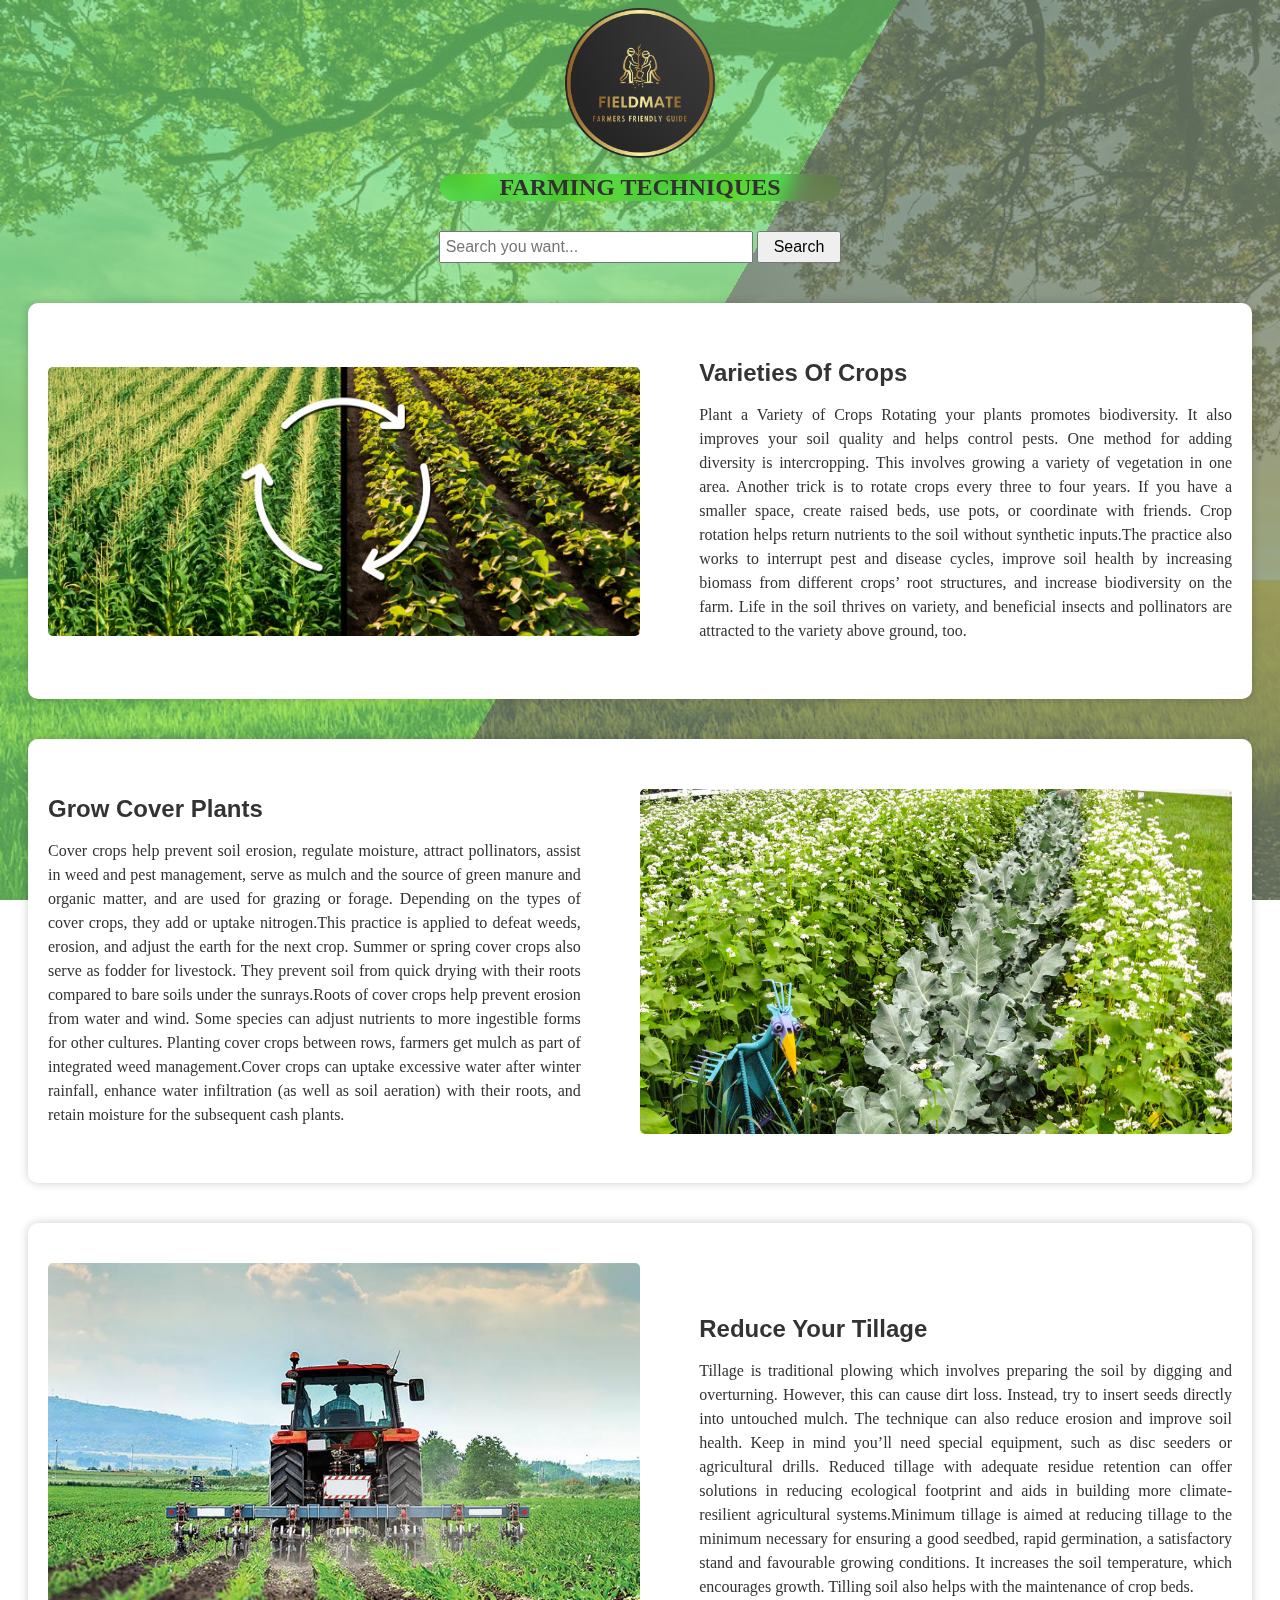
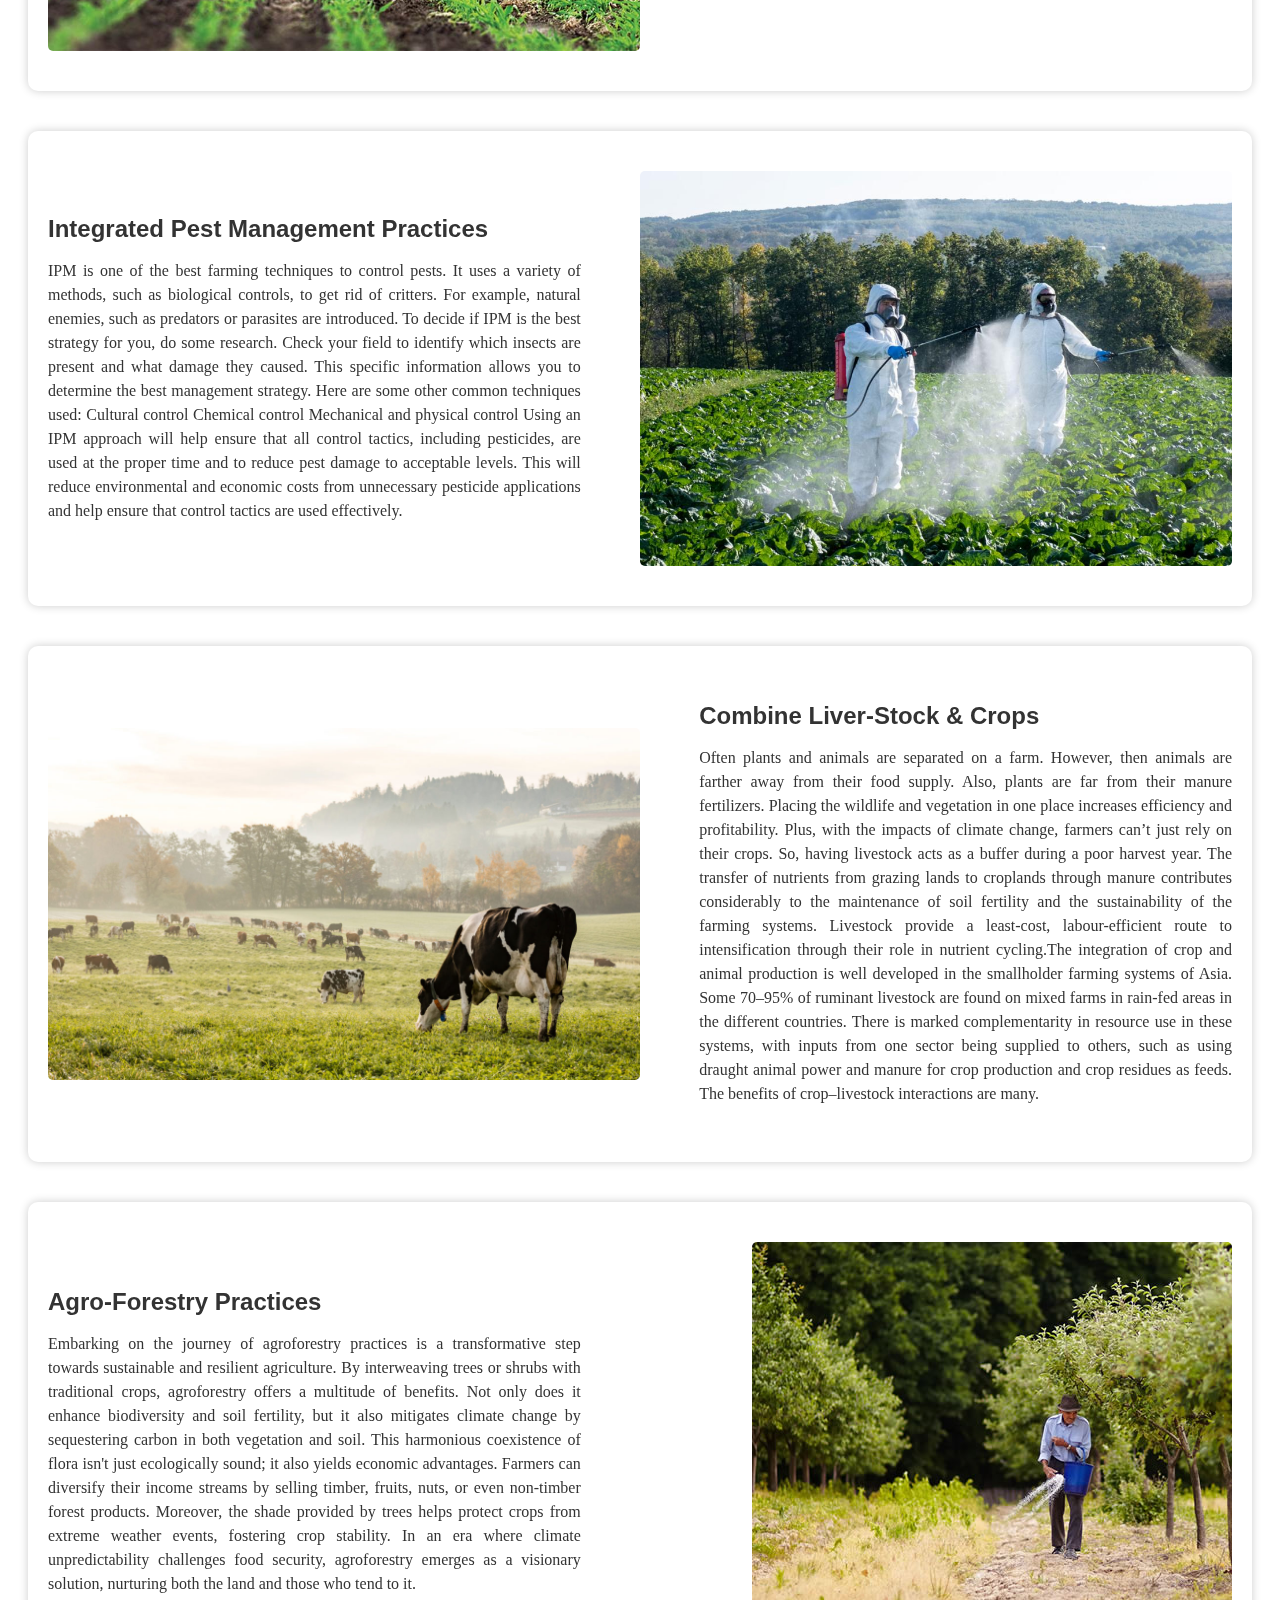
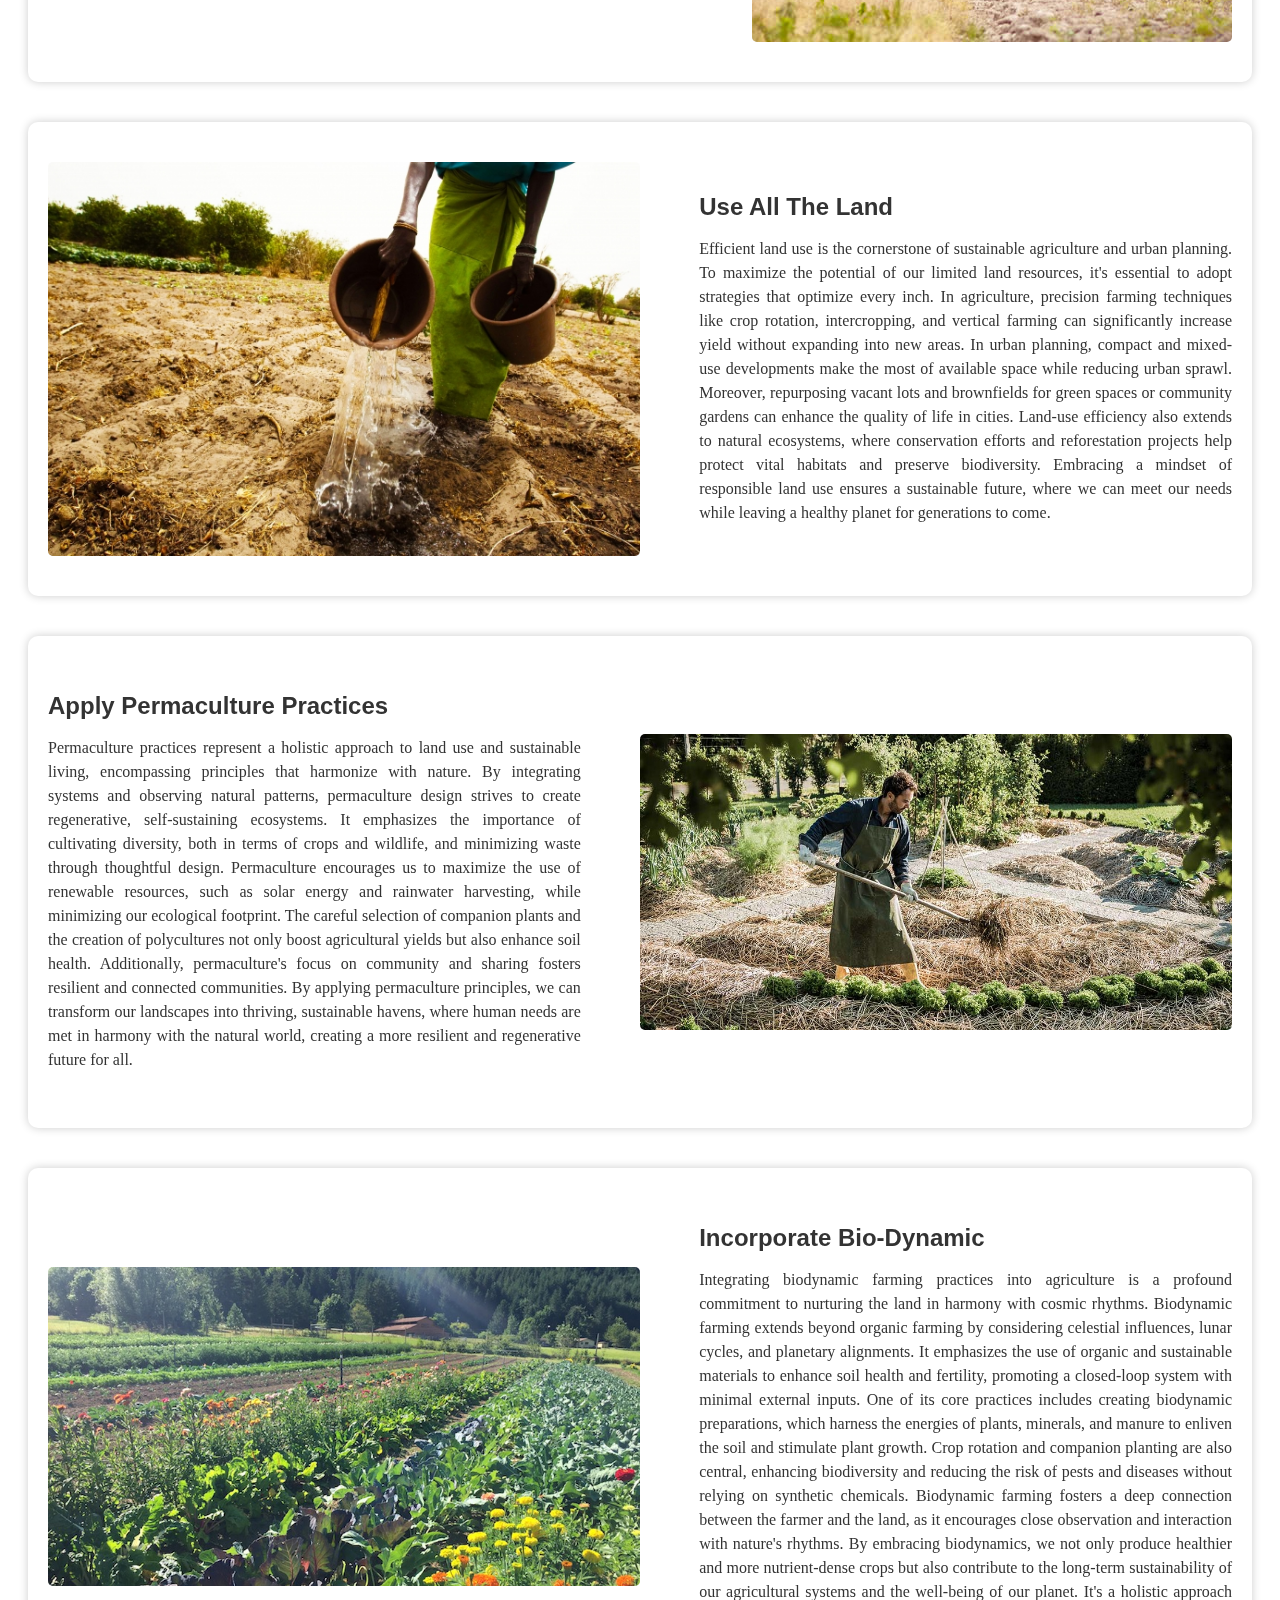
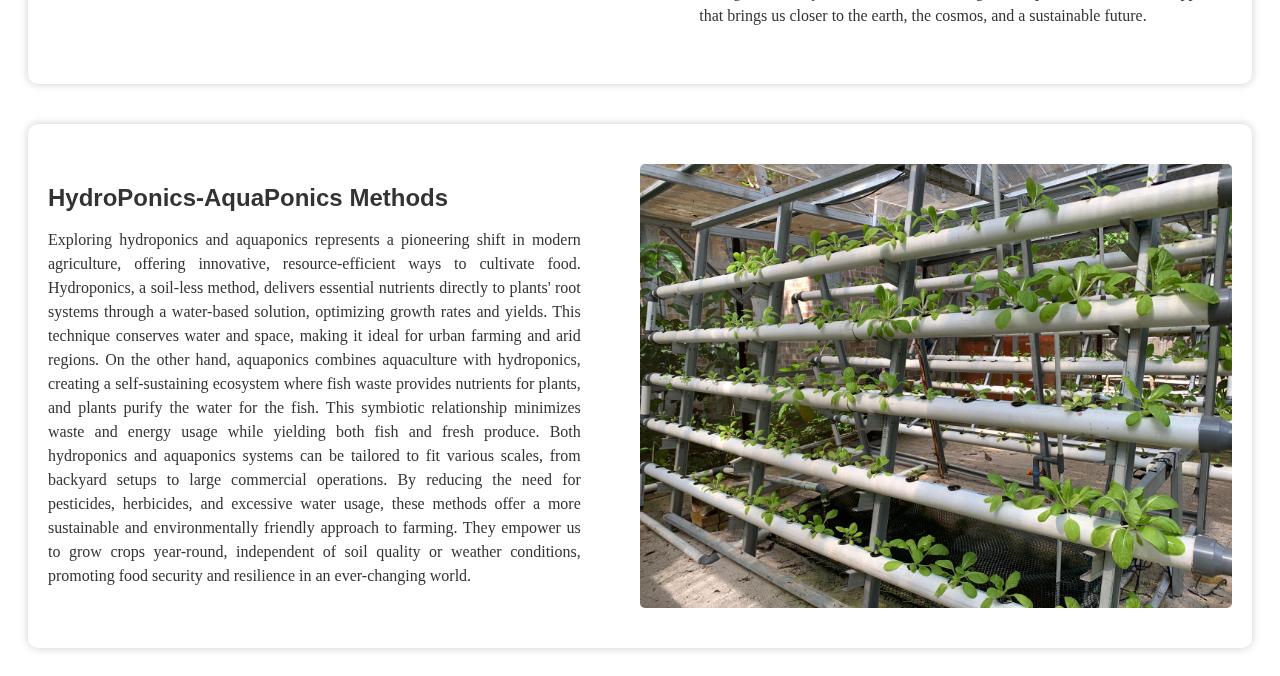
<file: more/avdtech/avdtecq.html>
<!DOCTYPE html>
<html lang="en">
  <head>
    <meta charset="UTF-8">
    <meta name="viewport" content="width=device-width, initial-scale=1.0">
    <title>Modern Farming Practices</title>
    <style>
        body {
          background-image: url(bg.jpeg);
          background-repeat: no-repeat;
          background-size: cover;
          background-attachment: fixed;
            display: grid;
            place-items: center;
            color: yellow;
        }
         
        .main__bg {
        background-image: linear-gradient(-60deg, #788b77ba 50%, #82f38293 50%);
        animation: slide 3s ease-in-out infinite alternate;
        position: fixed;
        top: 0;
        bottom: 0;
        left: -50%;
        right: -50%;
        opacity: 0.5;
        z-index: -1;
        }
         
        .layer1 {
        animation-direction: alternate-reverse;
        animation-duration: 4s;
        }
         
        .layer2 {
        animation-duration: 5s;
        }
         
        @keyframes slide {
        0% {
            transform: translateX(-25%);
        }
        100% {
            transform: translateX(25%);
        }
        }

    .nav {
            
            display:grid;
            
        }

        .navbar-logo {
            float: left;
            width: 150px;
            height: 150px;
            border-radius: 50%;
            margin: auto ;
        }

     

        

        .navbar-logo img {
            width: 150px; 
            height: auto;
            border-radius: 50%;
        }

        .container {
            display: flex;
            flex-direction: column;
            align-items: center;
            background-color: #fff;
            border-radius: 10px;
            box-shadow: 0px 0px 10px rgba(0, 0, 0, 0.2);
            margin: 20px;
            padding: 20px;
        }

        .section {
            display: flex;
            flex-direction: row;
            justify-content: space-between;
            align-items: center;
            margin: 20px 0;
        }

        .image {
            max-width: 50%;
            height: auto;
            border-radius: 5px;
            transition: transform 0.3s ease-in-out;
        }

      
        .image:hover {
            transform: scale(1.1);
        }

        .text, .text1 {
            max-width: 45%;
            text-align: justify;
            font-family: "Arial", sans-serif;
        }

        p {
            font-size: 16px;
            line-height: 1.5;
            color: #333;
            font-family: "Times New Roman", serif;
        }

        h1 {
            font-size: 24px; 
            font-weight: bold;
            color: #333;
            margin-bottom: 10px;
        }

        b {
            font-weight: normal; 
        }

        @media (max-width: 768px) {
            .container {
                padding: 10px;
            }

            .section {
                flex-direction: column;
                align-items: center;
            }

            .image {
                max-width: 100%;
            }

            .text, .text1 {
                max-width: 100%;
                padding-right: 0;
            }
        }

        
        #google_translate_element {
            position: fixed;
            top: 20px;
            right: 20px;
            z-index: 9999; 
        }
      .search-container {
            text-align: center;
            margin: 20px 0;
        }

        #search-input {
            padding: 5px;
            width: 300px;
            font-size: 16px;
        }

        #search-button {
            padding: 5px 15px;
            font-size: 16px;
            cursor: pointer;
        }
        
          
            
  
        
        
       
        
    </style>
</head>
    
<body>
  <div class="main__bg"></div>
  <div class="main__bg layer1"></div>
  <div class="main__bg layer2"></div>
 <!-- Navigation bar -->
 <div class="nav">
  
  <div class="navbar-logo">
      <img src="logo1 (1) (1).png" alt=" Logo" />
  </div>

</div>


<center><h1 style="color:#323030;  border-radius: 30px; 
  width: 400px;
  backdrop-filter: saturate(180%) blur(10px);">FARMING TECHNIQUES</h1></center>


   <!-- Search bar -->
    <div class="search-container">
        <input type="text" id="search-input" placeholder="Search you want...">
        <button id="search-button">Search</button>
    </div>
  
  
  

        
    </div>
    <div class="container">
        <div class="section">
          <img class="image" src="1.jpg" alt="Image 1">
          <div class="text">
            <h1 >Varieties Of Crops</h1>
            
            <p><b> Plant a Variety of Crops  Rotating your plants promotes biodiversity. It also improves your soil quality and helps control pests. One method for adding diversity is intercropping. This involves growing a variety of vegetation in one area. Another trick is to rotate crops every three to four years. If you have a smaller space, create raised beds, use pots, or coordinate with friends. Crop rotation helps return nutrients to the soil without synthetic inputs.The practice also works to interrupt pest and disease cycles, improve soil health by increasing biomass from different crops’ root structures, and increase biodiversity on the farm. Life in the soil thrives on variety, and beneficial insects and pollinators are attracted to the variety above ground, too.</b></p>
          </div>
        </div>
      </div>
      <div class="container">
        <div class="section">
            
          <div class="text">
            <h1>Grow Cover Plants</h1>
         <p><b>Cover crops help prevent soil erosion, regulate moisture, attract pollinators, assist in weed and pest management, serve as mulch and the source of green manure and organic matter, and are used for grazing or forage. Depending on the types of cover crops, they add or uptake nitrogen.This practice is applied to defeat weeds, erosion, and adjust the earth for the next crop. Summer or spring cover crops also serve as fodder for livestock.
            They prevent soil from quick drying with their roots compared to bare soils under the sunrays.Roots of cover crops help prevent erosion from water and wind. Some species can adjust nutrients to more ingestible forms for other cultures. Planting cover crops between rows, farmers get mulch as part of integrated weed management.Cover crops can uptake excessive water after winter rainfall, enhance water infiltration (as well as soil aeration) with their roots, and retain moisture for the subsequent cash plants.</b></p>          
        </div>
          <img class="image" src="2.jpg" alt="Image 1">
        </div>
      </div>
      <div class="container">
        <div class="section">
          <img class="image" src="3.jpg" alt="Image 3">
          <div class="text1">
            <h1>Reduce Your Tillage</h1>
            <b><p>
                Tillage is traditional plowing which involves preparing the soil by digging and overturning. However, this can cause dirt loss. Instead, try to insert seeds directly into untouched mulch. The technique can also reduce erosion and improve soil health. Keep in mind you’ll need special equipment, such as disc seeders or agricultural drills. Reduced tillage with adequate residue retention can offer solutions in reducing ecological footprint and aids in building more climate-resilient agricultural systems.Minimum tillage is aimed at reducing tillage to the minimum necessary for ensuring a good seedbed, rapid germination, a satisfactory stand and favourable growing conditions. It increases the soil temperature, which encourages growth. Tilling soil also helps with the maintenance of crop beds.  </p></b> 
          </div>
        </div>
      </div>
      <div class="container">
        <div class="section">
            
          <div class="text">
            <h1>Integrated Pest Management Practices</h1>
    <b><p>
        IPM is one of the best farming techniques to control pests. It uses a variety of methods, such as biological controls, to get rid of critters. For example, natural enemies, such as predators or parasites are introduced. 

To decide if IPM is the best strategy for you, do some research. Check your field to identify which insects are present and what damage they caused. This specific information allows you to determine the best management strategy. 
Here are some other common techniques used: 
Cultural control
Chemical control
Mechanical and physical control
Using an IPM approach will help ensure that all control tactics, including pesticides, are used at the proper time and to reduce pest damage to acceptable levels. This will reduce environmental and economic costs from unnecessary pesticide applications and help ensure that control tactics are used effectively.</p></b>      
    </div>
          <img class="image" src="4r.jpg" alt="Image 1">
        </div>
      </div>
      <div class="container">
        <div class="section">
          <img class="image" src="5.jpg" alt="Image 3">
          <div class="text1">
            <h1>Combine Liver-Stock & Crops</h1>
            <p><b>
                Often plants and animals are separated on a farm. However, then animals are farther away from their food supply. Also, plants are far from their manure fertilizers. Placing the wildlife and vegetation in one place increases efficiency and profitability. Plus, with the impacts of climate change, farmers can’t just rely on their crops. So, having livestock acts as a buffer during a poor harvest year. 
                The transfer of nutrients from grazing lands to croplands through manure contributes considerably to the maintenance of soil fertility and the sustainability of the farming systems. Livestock provide a least-cost, labour-efficient route to intensification through their role in nutrient cycling.The integration of crop and animal production is well developed in the smallholder farming systems of Asia. Some 70–95% of ruminant livestock are found on mixed farms in rain-fed areas in the different countries. There is marked complementarity in resource use in these systems, with inputs from one sector being supplied to others, such as using draught animal power and manure for crop production and crop residues as feeds. The benefits of crop–livestock interactions are many.  </b></p>
          </div>
        </div>
      </div>

  <div class="container">
    <div class="section">
      <div class="text">
        <h1>Agro-Forestry Practices</h1>
        <b><p>Embarking on the journey of agroforestry practices is a transformative step towards sustainable and resilient agriculture. By interweaving trees or shrubs with traditional crops, agroforestry offers a multitude of benefits. Not only does it enhance biodiversity and soil fertility, but it also mitigates climate change by sequestering carbon in both vegetation and soil. This harmonious coexistence of flora isn't just ecologically sound; it also yields economic advantages. Farmers can diversify their income streams by selling timber, fruits, nuts, or even non-timber forest products. Moreover, the shade provided by trees helps protect crops from extreme weather events, fostering crop stability. In an era where climate unpredictability challenges food security, agroforestry emerges as a visionary solution, nurturing both the land and those who tend to it.</p></b> 
      </div>
      <img class="image" src="6.jpg" alt="Image 1">
    </div>
  </div>
  <div class="container">
    <div class="section">
      <img class="image" src="7.jpg" alt="Image 1">
      <div class="text">
        
        <h1>Use All The Land</h1>
        <b><p>Efficient land use is the cornerstone of sustainable agriculture and urban planning. To maximize the potential of our limited land resources, it's essential to adopt strategies that optimize every inch. In agriculture, precision farming techniques like crop rotation, intercropping, and vertical farming can significantly increase yield without expanding into new areas. In urban planning, compact and mixed-use developments make the most of available space while reducing urban sprawl. Moreover, repurposing vacant lots and brownfields for green spaces or community gardens can enhance the quality of life in cities. Land-use efficiency also extends to natural ecosystems, where conservation efforts and reforestation projects help protect vital habitats and preserve biodiversity. Embracing a mindset of responsible land use ensures a sustainable future, where we can meet our needs while leaving a healthy planet for generations to come.</p></b> 
      </div>
      
    </div>
  </div>
  <div class="container">
    <div class="section">
      
      <div class="text1">
        <h1>Apply Permaculture Practices</h1>
        <b><p>
             Permaculture practices represent a holistic approach to land use and sustainable living, encompassing principles that harmonize with nature. By integrating systems and observing natural patterns, permaculture design strives to create regenerative, self-sustaining ecosystems. It emphasizes the importance of cultivating diversity, both in terms of crops and wildlife, and minimizing waste through thoughtful design.
             Permaculture encourages us to maximize the use of renewable resources, such as solar energy and rainwater harvesting, while minimizing our ecological footprint. The careful selection of companion plants and the creation of polycultures not only boost agricultural yields but also enhance soil health. Additionally, permaculture's focus on community and sharing fosters resilient and connected communities.
             By applying permaculture principles, we can transform our landscapes into thriving, sustainable havens, where human needs are met in harmony with the natural world, creating a more resilient and regenerative future for all.</p></b> 
      </div>
      <img class="image" src="8.jpg" alt="Image 3">
    </div>
  </div>
  <div class="container">
    <div class="section">
      <img class="image" src="9.jpg" alt="Image 1">
      <div class="text">
        <h1>Incorporate Bio-Dynamic</h1>
<b><p>
    Integrating biodynamic farming practices into agriculture is a profound commitment to nurturing the land in harmony with cosmic rhythms. Biodynamic farming extends beyond organic farming by considering celestial influences, lunar cycles, and planetary alignments. It emphasizes the use of organic and sustainable materials to enhance soil health and fertility, promoting a closed-loop system with minimal external inputs.
    One of its core practices includes creating biodynamic preparations, which harness the energies of plants, minerals, and manure to enliven the soil and stimulate plant growth. Crop rotation and companion planting are also central, enhancing biodiversity and reducing the risk of pests and diseases without relying on synthetic chemicals.
    Biodynamic farming fosters a deep connection between the farmer and the land, as it encourages close observation and interaction with nature's rhythms. By embracing biodynamics, we not only produce healthier and more nutrient-dense crops but also contribute to the long-term sustainability of our agricultural systems and the well-being of our planet. It's a holistic approach that brings us closer to the earth, the cosmos, and a sustainable future.</p></b>      
</div>
      
    </div>
  </div>
  <div class="container">
    <div class="section">
      <div class="text1">
        <h1>HydroPonics-AquaPonics Methods</h1>
        <p><b>
            Exploring hydroponics and aquaponics represents a pioneering shift in modern agriculture, offering innovative, resource-efficient ways to cultivate food. Hydroponics, a soil-less method, delivers essential nutrients directly to plants' root systems through a water-based solution, optimizing growth rates and yields. This technique conserves water and space, making it ideal for urban farming and arid regions.
            On the other hand, aquaponics combines aquaculture with hydroponics, creating a self-sustaining ecosystem where fish waste provides nutrients for plants, and plants purify the water for the fish. This symbiotic relationship minimizes waste and energy usage while yielding both fish and fresh produce.
            Both hydroponics and aquaponics systems can be tailored to fit various scales, from backyard setups to large commercial operations. By reducing the need for pesticides, herbicides, and excessive water usage, these methods offer a more sustainable and environmentally friendly approach to farming. They empower us to grow crops year-round, independent of soil quality or weather conditions, promoting food security and resilience in an ever-changing world.</b></p>
      </div>
      <img class="image" src="10.jpg" alt="Image 3">
    </div>
  </div>
   <div id="google_translate_element"></div>

    <script type="text/javascript">
        function googleTranslateElementInit() {
            new google.translate.TranslateElement({pageLanguage: 'en', includedLanguages: 'en,te,hi', layout: google.translate.TranslateElement.InlineLayout.SIMPLE}, 'google_translate_element');
        }
    </script>

    <script type="text/javascript" src="https://translate.google.com/translate_a/element.js?cb=googleTranslateElementInit"></script>
   <script>
        function searchHeading() {
            // Get the input value entered by the user
            var searchTerm = document.getElementById("search-input").value.toLowerCase();
            
            // Get all the headings in your document
            var headings = document.querySelectorAll("h1, h2, h3, h4, h5, h6,p");

            // Loop through the headings to find a match
            for (var i = 0; i < headings.length; i++) {
                var headingText = headings[i].textContent.toLowerCase();

                // Check if the heading text contains the search term
                if (headingText.includes(searchTerm)) {
                    // Scroll to the found heading
                    headings[i].scrollIntoView({ behavior: "smooth", block: "start" });
                    return; // Stop searching after the first match
                }
            }

            // If no matching heading is found, you can display a message or take other actions
            alert("Heading not found.");
        }

        // Attach the searchHeading function to the button click event
        document.getElementById("search-button").addEventListener("click", searchHeading);
    </script>
    
    

</body>
</html>
</file>
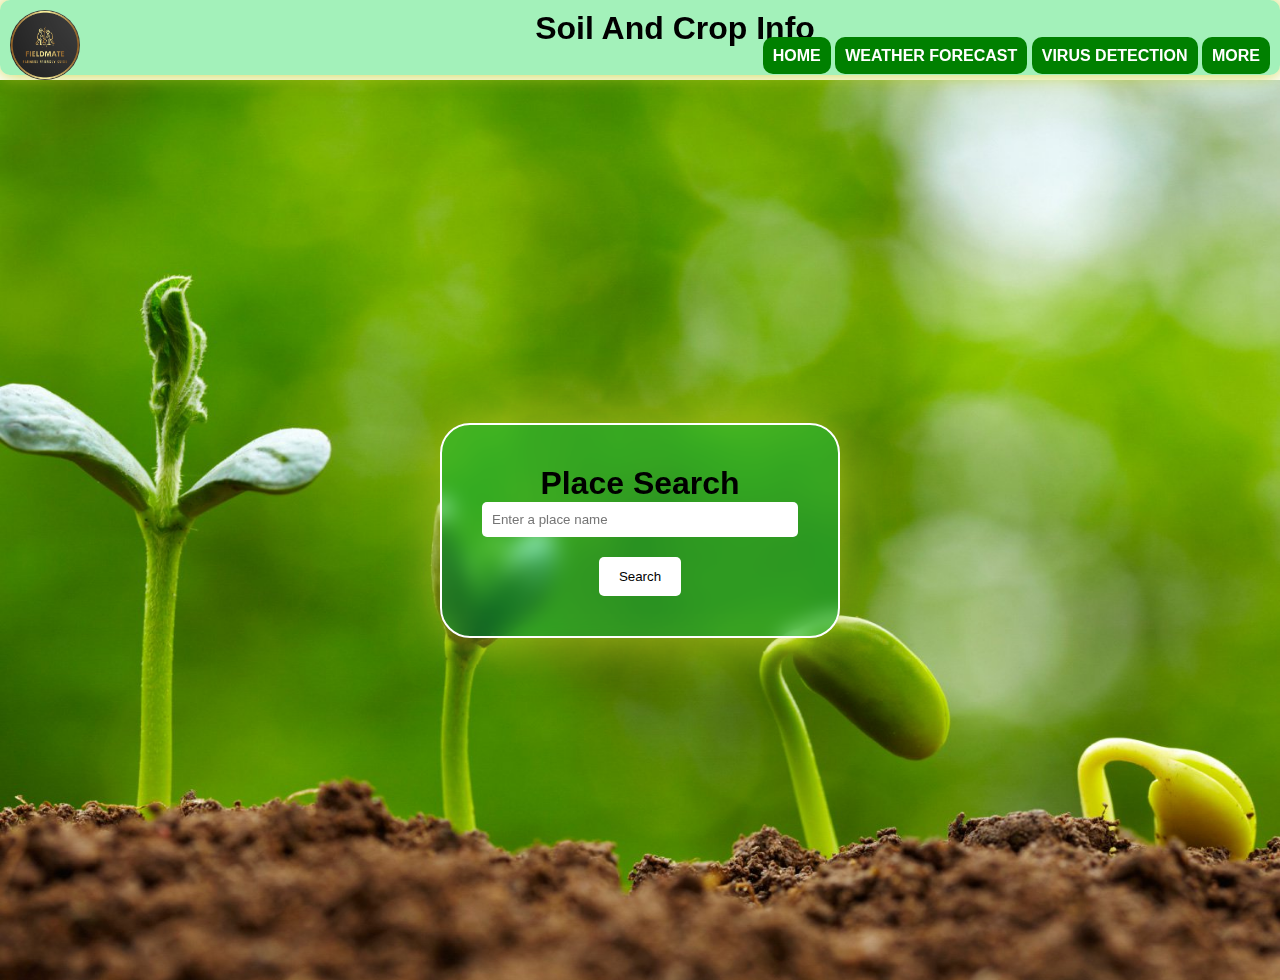
<file: more/soil/soil.html>
<!DOCTYPE html>
<html lang="en">
<head>
    <meta name="viewport" content="width=device-width, initial-scale=1.0">
    <title>Place Search</title>
    <style>
        * {
            margin: 0;
            padding: 0;
            font-family: 'poppins', sans-serif;
            box-sizing: border-box;
        }

        #google_translate_element {
            position: fixed;
            top: 20px;
            right: 20px;
            z-index: 9999; 
        }
      .search-container {
            text-align: center;
            margin: 20px 0;
        }

        #search-input {
            padding: 5px;
            width: 300px;
            font-size: 16px;
        }

        #search-button {
            padding: 5px 15px;
            font-size: 16px;
            cursor: pointer;
        }



        .container {
            width: 100%;
            height: 100vh;
            background: rgb(246, 248, 246);
            display: flex;
            align-items: center;
            justify-content: center;
            background-image: url("soil.jpg");
            background-size: cover;
            background-repeat: no-repeat;
            background-position: center;
        }
        .search-container {
            display: flex;
            flex-direction: column;
            align-items: center;
            text-align: center;
        }
        .result-container {
            display: none;
            flex-direction: column;
            align-items: center;
            text-align: center;
        }
        .box {
            width: 400px;
            
            padding: 40px;
            border: 2px solid white;
            border-radius: 30px;
            position: relative;
            backdrop-filter: saturate(100%) blur(10px);
      background-color: rgba(25, 219, 83, 0.401);
      box-shadow: 0 0 60px #c3cf22e4;
       transition: .5s
        }
        .box h3 {
            font-size: 36px;
            font-weight: 680;
            color: #000000;
        }
        label {
            display: block;
            width: 200px;
            background: #fff;
            padding: 12px;
            margin: 10px auto;
            border-radius: 5px;
            cursor: pointer;
        }
        .search-input {
            width: 100%;
            padding: 10px;
            border-radius: 5px;
            border: none;
            margin-bottom: 20px;
        }
        .search-button {
            background-color: #fff;
            padding: 12px 20px;
            border: none;
            border-radius: 5px;
            cursor: pointer;
        }
        .search-button:hover {
            background-color: #ccc;
        }
        .results {
            margin-top: 20px;
            font-size: 18px;
            color: #fff;
        }
        .suggestions {
            position: absolute;
            top: 50px;
            left: 0;
            right: 0;
            background: #fff;
            border: 1px solid #ccc;
            max-height: 150px;
            overflow-y: auto;
            display: none;
        }
        .suggestion-item {
            padding: 8px 10px;
            cursor: pointer;
        }
        .suggestion-item:hover {
            background-color: #f2f2f2;
        }
        .search-input:focus + .suggestions {
            display: block;
        }
        /* Change the color of the three bold headings to black */
        .place-info strong {
            font-weight: bold;
            color: black;
            display: block;
            margin-top: 10px;
        }
        .place-info {
            color: white;
        }
      
        .hd{
            
           
            background: rgb(255, 255, 255);
            max-width:100%;
            padding: 10px;
            text-align: center;
            border-radius: 10px;
            backdrop-filter: saturate(180%) blur(5px);
            background-color: rgba(25, 219, 83, 0.401);
           box-shadow: 0 0 20px #c3cf22e4;
           transition: .5s;
          
      
           
           
   }

   .nav1{
            font-size: 20x;
            font-weight: bold;
            background: green;
            width:10px;
            padding: 10px;
            text-align: center;
            text-transform: uppercase;
            color: #fff;
            border-radius: 10px;
            cursor: pointer;
            text-decoration: none;
            
        }

        .fm{
     
     border-radius: 50%;
     width:70px;
     margin:auto;
        }






    </style>
</head>
<body>
  
    <div class="hd">

        <div>
        <img class="fm" align="left" src="logo1 (1) (1).png" alt="">
      </div>
      <h1 >Soil And Crop Info</h1>
      
      <div  align="right">
        <a href="C:\Users\shiva\OneDrive\Desktop\FieldMate_web\index.html" class="nav1">HOME</a> 
        <a href="C:\Users\shiva\OneDrive\Desktop\FieldMate_web\wheather\whether.html" class="nav1">WEATHER FORECAST</a> 
        <a href="C:\Users\shiva\OneDrive\Desktop\FieldMate_web\virus\virus.html" class="nav1">VIRUS DETECTION</a> 
        <a href="C:\Users\shiva\OneDrive\Desktop\FieldMate_web\more\more.html" class="nav1">MORE</a> 
        
      </div>
      </div>

<div class="card">
<div class="container">
    <div class="search-container">
        <div class="box">
            <h1>Place Search</h1>
            <form id="search-form">
                <input type="text" id="place-input" class="search-input" placeholder="Enter a place name" required>
                <button type="submit" class="search-button">Search</button>
                <div class="suggestions" id="suggestions"></div>
            </form>
        </div>
    </div>
    <div class="result-container">
        <div class="box">
            <h3>Place Information</h3>
            <!-- Display place information here -->
            <div class="place-info" id="place-info"></div>
        </div>
    </div>
</div>
</div>



<script>
    const searchForm = document.getElementById("search-form");
    const placeInput = document.getElementById("place-input");
    const suggestions = document.getElementById("suggestions");
    const placeInfo = document.getElementById("place-info");
    const searchContainer = document.querySelector(".search-container");
    const resultContainer = document.querySelector(".result-container");

    const andhraPlaceSuggestions = [
        "Anantapur",
        "Chittoor",
        "East Godavari",
        "Guntur",
        "Krishna",
        "Kurnool",
        "Nellore",
        "Prakasam",
        "Srikakulam",
        "Vizag",
        "Vizianagaram",
        "West Godavari",
        "YSR Kadapa",
        // Add more famous places in Andhra Pradesh as needed
    ];

    placeInput.addEventListener("input", () => {
        const userInput = placeInput.value.toLowerCase();
        suggestions.innerHTML = "";

        const filteredSuggestions = andhraPlaceSuggestions.filter((place) =>
            place.toLowerCase().includes(userInput)
        );

        filteredSuggestions.forEach((suggestion) => {
            const suggestionItem = document.createElement("div");
            suggestionItem.textContent = suggestion;
            suggestionItem.classList.add("suggestion-item");
            suggestionItem.addEventListener("click", () => {
                placeInput.value = suggestion;
                suggestions.innerHTML = "";
                searchContainer.style.display = "none";
                resultContainer.style.display = "block";
                displayPlaceInfo(suggestion);
            });
            suggestions.appendChild(suggestionItem);
        });
    });

    searchForm.addEventListener("submit", (event) => {
        event.preventDefault();
        const placeName = placeInput.value.toLowerCase();
        suggestions.innerHTML = "";
        searchContainer.style.display = "none";
        resultContainer.style.display = "block";
        displayPlaceInfo(placeName);
    });

    const andhraPlaceInfoData = {
        anantapur: " Red soil, black soil\nGroundnut, cotton\nAvocado, quinoa",
        chittoor: " Red sandy soil, loamy soil\nTomato, banana\nBlueberries, asparagus",
        eastgodavari: "Alluvial soil, sandy soil\nRice, coconut\nDragon fruit, kiwi",
        guntur: "Black soil, sandy loam\nChillies, tobacco\nBroccoli, artichoke",
        krishna: "Alluvial soil, black soil\nMango, sugarcane\nPapaya, passion fruit",
        kurnool: "Red soil, clayey soil\nMaize, sunflower\nTurmeric, saffron",
        nellore: "Red sandy soil, black soil\nPaddy, pulses\nPistachios, hazelnuts",
        prakasam: "Red sandy soil, black clay soil\nTobacco, cotton\nLavender, chamomile",
        srikakulam: "Sandy loam, red sandy soil\nRice, cashew\nPeaches, apricots",
        vizag: "Sandy loam, laterite soil\nCashew, paddy\nMacadamia nuts, lychee",
        vizianagaram: "Sandy soil, loamy soil\nSugarcane, coconut\nPomegranate, goji berries",
        westgodavari: "Alluvial soil, clayey soil\nPaddy, sugarcane\nCherries, olives",
        ysrkadapa: "Red soil, black soil\nGroundnut, sunflower\nAlmonds, walnuts\n",
        // Add more information about places in Andhra Pradesh as needed
    };

    function displayPlaceInfo(placeName) {
        if (andhraPlaceInfoData.hasOwnProperty(placeName)) {
            const info = andhraPlaceInfoData[placeName];
            const infoArray = info.split("\n");
            if (infoArray[0]) {
                placeInfo.innerHTML = `<strong>Soil Types:</strong>${infoArray[0]}`;
            }

            if (infoArray[1]) {
                placeInfo.innerHTML += `<strong>Popular Crops:</strong>${infoArray[1]}`;
            }
            if (infoArray[2]) {
                placeInfo.innerHTML += `<strong>Popular but not extensive Crops:</strong>${infoArray[2]}`;
            }
        } else {
            placeInfo.textContent = "Information not available for this place.";
        }
    }
</script>
<div id="google_translate_element"></div>

    <script type="text/javascript">
        function googleTranslateElementInit() {
            new google.translate.TranslateElement({pageLanguage: 'en', includedLanguages: 'en,te,ta,hi', layout: google.translate.TranslateElement.InlineLayout.SIMPLE}, 'google_translate_element');
        }
    </script>

    <script type="text/javascript" src="https://translate.google.com/translate_a/element.js?cb=googleTranslateElementInit"></script>
   
</body>
</html>
</file>
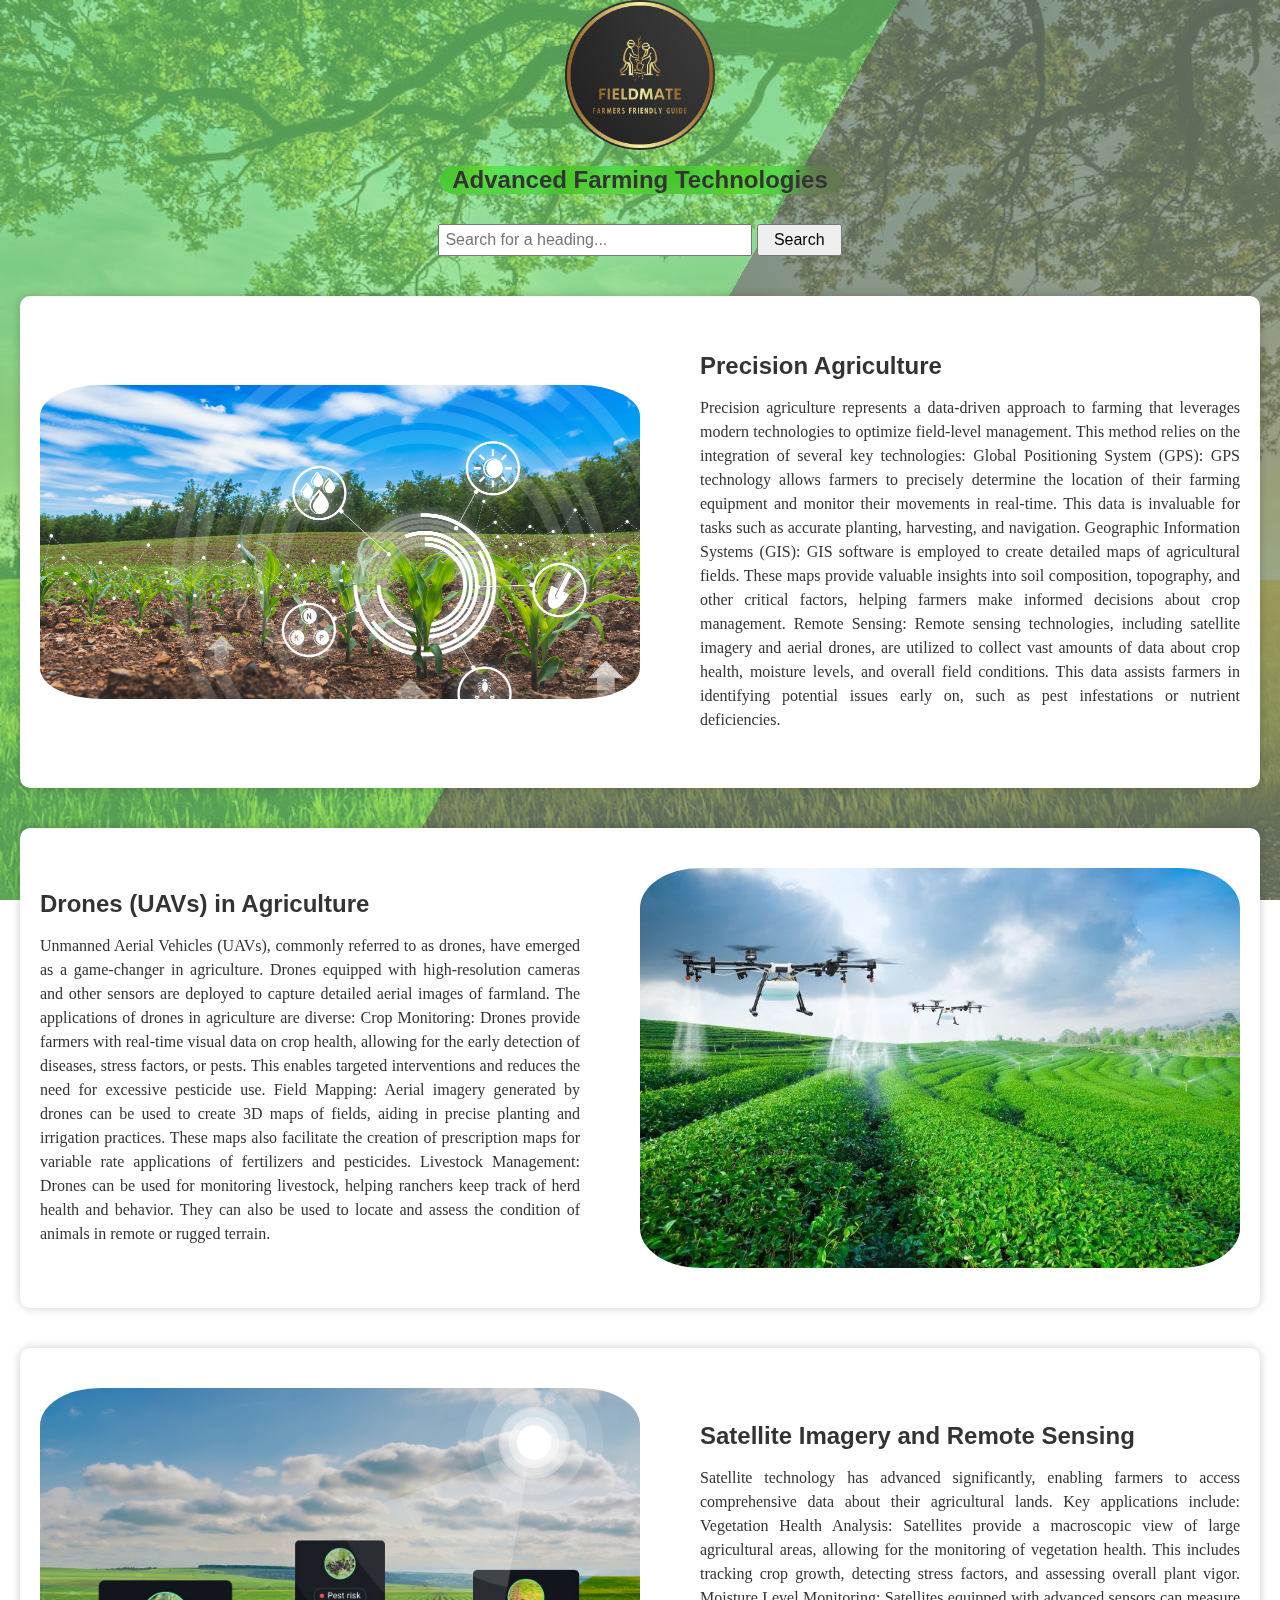
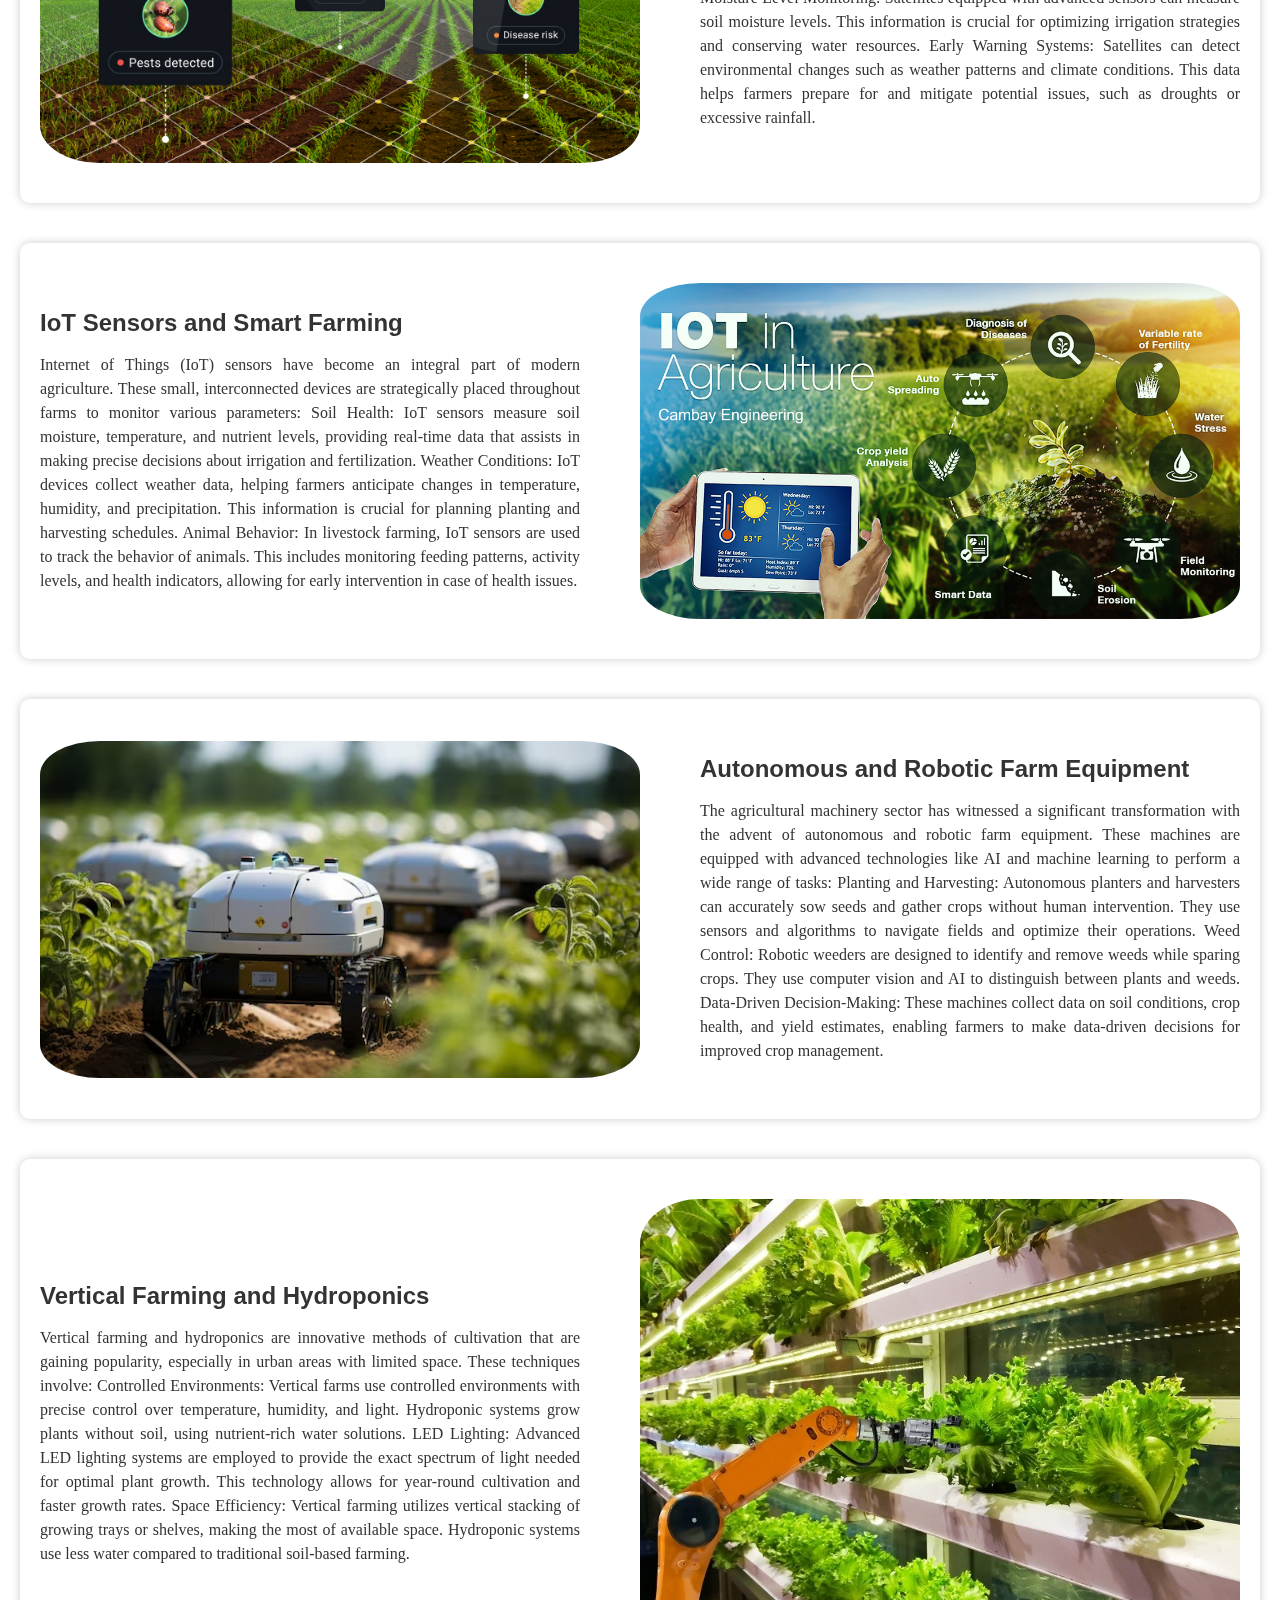
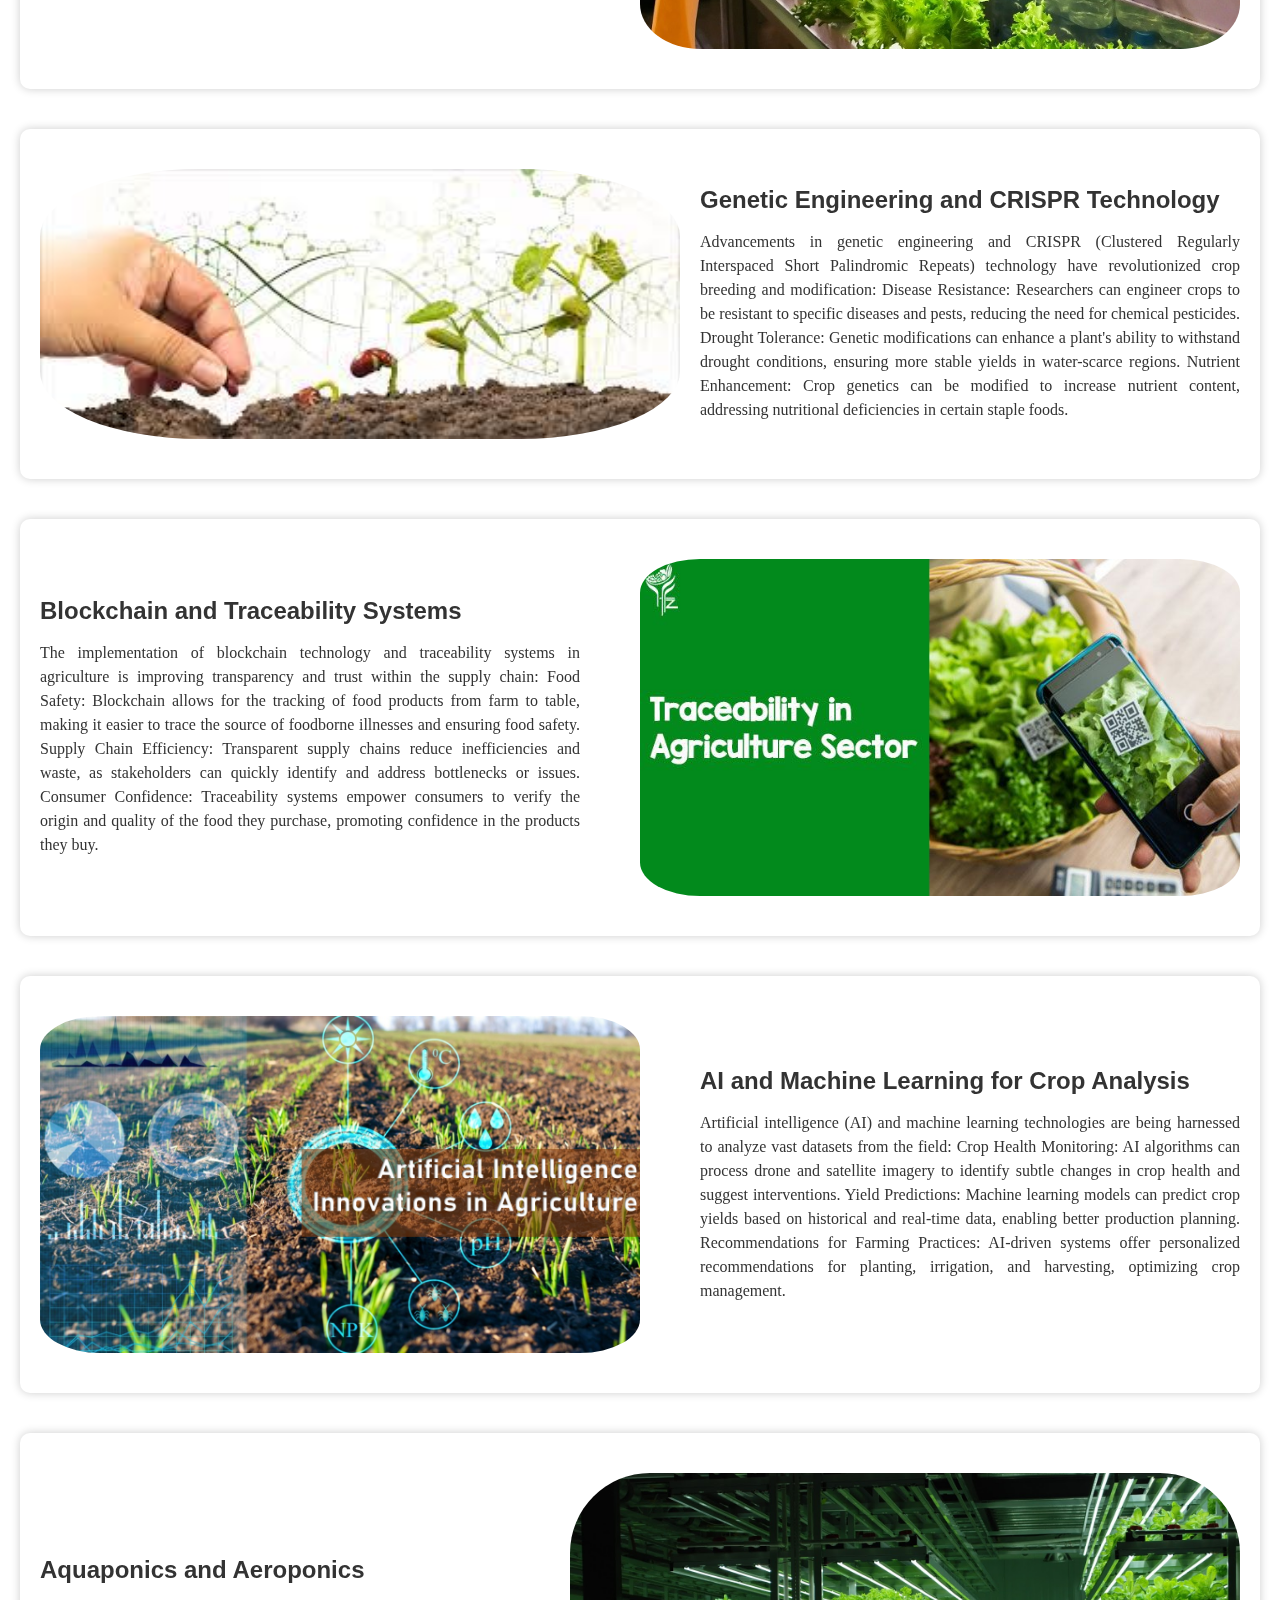
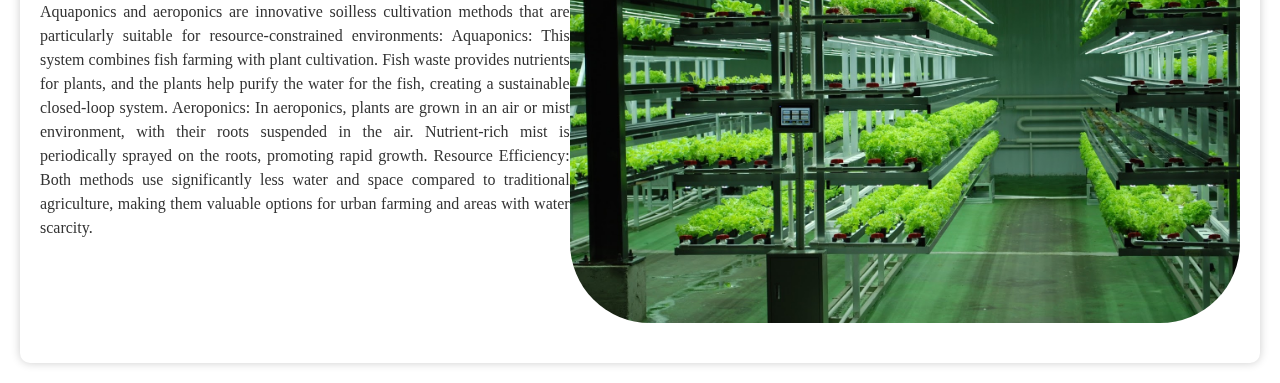
<file: more/tech/tech.html>
<!DOCTYPE html>
<html lang="en">
  <head>
    <meta charset="UTF-8">
    <meta name="viewport" content="width=device-width, initial-scale=1.0">
    <title>Modern Farming Techniques</title>
    <style>
        body {
            font-family: Arial, sans-serif;
            margin: 0;
            padding: 0;
            background-image: url(bg.jpeg);
            background-repeat: no-repeat;
            background-size: cover;
            background-attachment: fixed;
            display: flex;
            flex-direction: column;
            align-items: center;
            justify-content: center;

        }
        .imgbg{
          grid-column: 1 / span 3;
          grid-row: 1 / span 1;
        }
    .nav {
            
            display:grid;
            
        }

        
        .navbar-logo {
            float: left;
            width: 150px;
            height: 150px;
            border-radius: 50%;
            margin: auto ;
        }

     

        

        
        .navbar-logo img {
            width: 150px;
            height: auto;
            border-radius: 50%; 
        }

        .container {
            display: flex;
            flex-direction: column;
            align-items: center;
            background-color: #fff;
            border-radius: 10px;
            box-shadow: 0px 0px 10px rgba(0, 0, 0, 0.2);
            margin: 20px;
            padding: 20px;
           
            
            
        }
       
        .section {
            display: flex;
            flex-direction: row;
            justify-content: space-between;
            align-items: center;
            margin: 20px 0;
        }

        .image {
            max-width: 50%;
            height: auto;
            border-radius: 10%;
            transition: transform 0.3s ease-in-out;
        }

        
        .image:hover {
            transform: scale(1.1);
        }

        .text, .text1 {
            max-width: 45%;
            text-align: justify;
            font-family: "Arial", sans-serif;
        }

        p {
            font-size: 16px;
            line-height: 1.5;
            color: #333;
            font-family: "Times New Roman", serif;
        }

        h1 {
            font-size: 24px; 
            font-weight: bold; 
            color: #333;
            margin-bottom: 10px;
        }

        b {
            font-weight: normal; 
        }

        @media (max-width: 768px) {
            .container {
                padding: 10px;
            }

            .section {
                flex-direction: column;
                align-items: center;
            }

            .image {
                max-width: 100%;
            }

            .text, .text1 {
                max-width: 100%;
                padding-right: 0;
            }
        }

        
        #google_translate_element {
            position: fixed;
            top: 20px;
            right: 20px;
            z-index: 9999; 
        }
      .search-container {
            text-align: center;
            margin: 20px 0;
        }

        
        #search-input {
            padding: 5px;
            width: 300px;
            font-size: 16px;
        }

        
        #search-button {
            padding: 5px 15px;
            font-size: 16px;
            cursor: pointer;
        }
        .image1{
            width: 50vw;
            height: 30vh;
            border-radius: 25%;
            transition: transform 0.3s ease-in-out;
        }
        .image1:hover {
            transform: scale(1.1);
        }
        .mheading{
          border-radius: 30px; 
          width: 400px;
          backdrop-filter: saturate(180%) blur(10px);
        }
        .main__bg {
        background-image: linear-gradient(-60deg, #788b77ba 50%, #82f38293 50%);
        animation: slide 3s ease-in-out infinite alternate;
        position: fixed;
        top: 0;
        bottom: 0;
        left: -50%;
        right: -50%;
        opacity: 0.5;
        z-index: -1;
        }
         
        .layer1 {
        animation-direction: alternate-reverse;
        animation-duration: 4s;
        }
         
        .layer2 {
        animation-duration: 5s;
        }
         
        @keyframes slide {
        0% {
            transform: translateX(-25%);
        }
        100% {
            transform: translateX(25%);
        }
        }
    </style>
</head>
    
<body>
  <div class="main__bg"></div>
  <div class="main__bg layer1"></div>
  <div class="main__bg layer2"></div>
 
 <div class="nav">
  
  <div class="navbar-logo">
      <img src="logo1 (1) (1).png" class="imgbg" alt=" Logo" />
  </div>
  <center><h1 class="mheading">Advanced Farming Technologies</h1></center>
</div>

    <div class="search-container">
        <input type="text" id="search-input" placeholder="Search for a heading...">
        <button id="search-button">Search</button>
    </div>
   
    </div>
    <div class="container">
        <div class="section">
          <img class="image" src="percision agriculture.png" alt="Image 1">
          <div class="text">
            <h1>Precision Agriculture</h1>
            <b><p>Precision agriculture represents a data-driven approach to farming that leverages modern technologies to optimize field-level management. This method relies on the integration of several key technologies:

                Global Positioning System (GPS): GPS technology allows farmers to precisely determine the location of their farming equipment and monitor their movements in real-time. This data is invaluable for tasks such as accurate planting, harvesting, and navigation.
                
                Geographic Information Systems (GIS): GIS software is employed to create detailed maps of agricultural fields. These maps provide valuable insights into soil composition, topography, and other critical factors, helping farmers make informed decisions about crop management.
                
                Remote Sensing: Remote sensing technologies, including satellite imagery and aerial drones, are utilized to collect vast amounts of data about crop health, moisture levels, and overall field conditions. This data assists farmers in identifying potential issues early on, such as pest infestations or nutrient deficiencies.
                </p></b> 
          </div>
        </div>
      </div>
      <div class="container">
        <div class="section">
            
          <div class="text">
            <h1>Drones (UAVs) in Agriculture</h1>
            <b><p>Unmanned Aerial Vehicles (UAVs), commonly referred to as drones, have emerged as a game-changer in agriculture. Drones equipped with high-resolution cameras and other sensors are deployed to capture detailed aerial images of farmland. The applications of drones in agriculture are diverse:

                Crop Monitoring: Drones provide farmers with real-time visual data on crop health, allowing for the early detection of diseases, stress factors, or pests. This enables targeted interventions and reduces the need for excessive pesticide use.
                
                Field Mapping: Aerial imagery generated by drones can be used to create 3D maps of fields, aiding in precise planting and irrigation practices. These maps also facilitate the creation of prescription maps for variable rate applications of fertilizers and pesticides.
                
                Livestock Management: Drones can be used for monitoring livestock, helping ranchers keep track of herd health and behavior. They can also be used to locate and assess the condition of animals in remote or rugged terrain.
                </p></b>
        </div>
          <img class="image" src="drones.webp" alt="Image 1">
        </div>
      </div>
      <div class="container">
        <div class="section">
          <img class="image" src="satellite solution.jpg" alt="Image 3">
          <div class="text1">
            <h1>Satellite Imagery and Remote Sensing</h1>
            <b><p>
                Satellite technology has advanced significantly, enabling farmers to access comprehensive data about their agricultural lands. Key applications include:
    
                Vegetation Health Analysis: Satellites provide a macroscopic view of large agricultural areas, allowing for the monitoring of vegetation health. This includes tracking crop growth, detecting stress factors, and assessing overall plant vigor.
    
                Moisture Level Monitoring: Satellites equipped with advanced sensors can measure soil moisture levels. This information is crucial for optimizing irrigation strategies and conserving water resources.
    
                Early Warning Systems: Satellites can detect environmental changes such as weather patterns and climate conditions. This data helps farmers prepare for and mitigate potential issues, such as droughts or excessive rainfall.</p></b> 
          </div>
        </div>
      </div>
      <div class="container">
        <div class="section">
            
          <div class="text">
            <h1>IoT Sensors and Smart Farming</h1>
            <b><p>
                Internet of Things (IoT) sensors have become an integral part of modern agriculture. These small, interconnected devices are strategically placed throughout farms to monitor various parameters:
        
                Soil Health: IoT sensors measure soil moisture, temperature, and nutrient levels, providing real-time data that assists in making precise decisions about irrigation and fertilization.
                
                Weather Conditions: IoT devices collect weather data, helping farmers anticipate changes in temperature, humidity, and precipitation. This information is crucial for planning planting and harvesting schedules.
                
                Animal Behavior: In livestock farming, IoT sensors are used to track the behavior of animals. This includes monitoring feeding patterns, activity levels, and health indicators, allowing for early intervention in case of health issues.
                </p></b>
    </div>
          <img class="image" src="Iot-Agriculture.jpg" alt="Image 1">
        </div>
      </div>
      <div class="container">
        <div class="section">
          <img class="image" src="robotic-farm-equipment.avif" alt="Image 3">
          <div class="text1">
            <h1>Autonomous and Robotic Farm Equipment</h1>
            <p><b>
                The agricultural machinery sector has witnessed a significant transformation with the advent of autonomous and robotic farm equipment. These machines are equipped with advanced technologies like AI and machine learning to perform a wide range of tasks:
    
                Planting and Harvesting: Autonomous planters and harvesters can accurately sow seeds and gather crops without human intervention. They use sensors and algorithms to navigate fields and optimize their operations.
    
                Weed Control: Robotic weeders are designed to identify and remove weeds while sparing crops. They use computer vision and AI to distinguish between plants and weeds.
    
                Data-Driven Decision-Making: These machines collect data on soil conditions, crop health, and yield estimates, enabling farmers to make data-driven decisions for improved crop management.</b></p>
          </div>
        </div>
      </div>

  <div class="container">
    <div class="section">
      <div class="text">
        <h1>Vertical Farming and Hydroponics</h1>
        <b><p>
            Vertical farming and hydroponics are innovative methods of cultivation that are gaining popularity, especially in urban areas with limited space. These techniques involve:
    
            Controlled Environments: Vertical farms use controlled environments with precise control over temperature, humidity, and light. Hydroponic systems grow plants without soil, using nutrient-rich water solutions.
    
            LED Lighting: Advanced LED lighting systems are employed to provide the exact spectrum of light needed for optimal plant growth. This technology allows for year-round cultivation and faster growth rates.
    
            Space Efficiency: Vertical farming utilizes vertical stacking of growing trays or shelves, making the most of available space. Hydroponic systems use less water compared to traditional soil-based farming.
    
            </p></b>
        </div>
      <img class="image" src="Vertical-farms.jpg" alt="Image 1">
    </div>
  </div>
  <div class="container">
    <div class="section">
      <img class="image1" src="CRISPR.jpg" alt="Image 1">
      <div class="text">
        
        <h1>Genetic Engineering and CRISPR Technology</h1>
        <p><b>
            Advancements in genetic engineering and CRISPR (Clustered Regularly Interspaced Short Palindromic Repeats) technology have revolutionized crop breeding and modification:

            Disease Resistance: Researchers can engineer crops to be resistant to specific diseases and pests, reducing the need for chemical pesticides.

            Drought Tolerance: Genetic modifications can enhance a plant's ability to withstand drought conditions, ensuring more stable yields in water-scarce regions.

            Nutrient Enhancement: Crop genetics can be modified to increase nutrient content, addressing nutritional deficiencies in certain staple foods.
        </b></p>
      </div>
      
    </div>
  </div>
  <div class="container">
    <div class="section">
      
      <div class="text1">
        <h1>Blockchain and Traceability Systems</h1>
        <b><p>
            The implementation of blockchain technology and traceability systems in agriculture is improving transparency and trust within the supply chain:
    
            Food Safety: Blockchain allows for the tracking of food products from farm to table, making it easier to trace the source of foodborne illnesses and ensuring food safety.
    
            Supply Chain Efficiency: Transparent supply chains reduce inefficiencies and waste, as stakeholders can quickly identify and address bottlenecks or issues.
    
            Consumer Confidence: Traceability systems empower consumers to verify the origin and quality of the food they purchase, promoting confidence in the products they buy.
        </p></b>
      </div>
      <img class="image" src="Traceability-in-Agriculture.jpg" alt="Image 3">
    </div>
  </div>
  <div class="container">
    <div class="section">
      <img class="image" src="AI in agriculture.png" alt="Image 1">
      <div class="text">
        <h1>AI and Machine Learning for Crop Analysis</h1>
        <p><b>
            Artificial intelligence (AI) and machine learning technologies are being harnessed to analyze vast datasets from the field:

            Crop Health Monitoring: AI algorithms can process drone and satellite imagery to identify subtle changes in crop health and suggest interventions.

            Yield Predictions: Machine learning models can predict crop yields based on historical and real-time data, enabling better production planning.

            Recommendations for Farming Practices: AI-driven systems offer personalized recommendations for planting, irrigation, and harvesting, optimizing crop management.
        </b></p>
</div>
      
    </div>
  </div>
  <div class="container">
    <div class="section">
      <div class="text1">
        <h1>Aquaponics and Aeroponics</h1>
        <b><p>
            Aquaponics and aeroponics are innovative soilless cultivation methods that are particularly suitable for resource-constrained environments:
    
            Aquaponics: This system combines fish farming with plant cultivation. Fish waste provides nutrients for plants, and the plants help purify the water for the fish, creating a sustainable closed-loop system.
    
            Aeroponics: In aeroponics, plants are grown in an air or mist environment, with their roots suspended in the air. Nutrient-rich mist is periodically sprayed on the roots, promoting rapid growth.
    
            Resource Efficiency: Both methods use significantly less water and space compared to traditional agriculture, making them valuable options for urban farming and areas with water scarcity.</p></b>
      </div>
      <img class="image2" style="height: 50vh; border-radius: 80px;" src="aquaphonic-system.jpg" alt="Image 3">
    </div>
  </div>
   <div id="google_translate_element"></div>

    <script type="text/javascript">
        function googleTranslateElementInit() {
            new google.translate.TranslateElement({pageLanguage: 'en', includedLanguages: 'en,te,hi', layout: google.translate.TranslateElement.InlineLayout.SIMPLE}, 'google_translate_element');
        }
    </script>

    <script type="text/javascript" src="https://translate.google.com/translate_a/element.js?cb=googleTranslateElementInit"></script>
   <script>
        function searchHeading() {
            
            var searchTerm = document.getElementById("search-input").value.toLowerCase();
            
            
            var headings = document.querySelectorAll("h1, h2, h3, h4, h5, h6,p");

            
            for (var i = 0; i < headings.length; i++) {
                var headingText = headings[i].textContent.toLowerCase();

                
                if (headingText.includes(searchTerm)) {
                    headings[i].scrollIntoView({ behavior: "smooth", block: "start" });
                    return; 
                }
            }

            alert("Keyword not found.");
        }

        document.getElementById("search-button").addEventListener("click", searchHeading);
    </script>
    <script>
        const elements = document.querySelectorAll('.container');
        const options = {
            root: null,
            rootMargin: '0px',
            threshold: .4
        }
        const callbacks = (entries) => {
            entries.forEach(entry => {
                if (entry.isIntersecting){
                    entry.target.classList.add('active');
                }
            });
        }
        let observer = new IntersectionObserver(callbacks, options);
        elements.forEach(element => {
            observer.observe(element);
        });
    </script>
</body>
</html>
</file>
<file: more/css/style.css>
/********** Template CSS **********/
:root {
    --primary: #34AD54;
    --secondary: #FF9933;
    --light: #F6FFF2;
    --dark: #263A4F;
}

.btn {
    font-family: 'Roboto', sans-serif;
    letter-spacing: 1px;
    font-weight: 700;
    transition: .5s;
}

.btn-primary,
.btn-secondary {
    color: #FFFFFF;
}

.btn-square {
    width: 36px;
    height: 36px;
}

.btn-sm-square {
    width: 28px;
    height: 28px;
}

.btn-lg-square {
    width: 46px;
    height: 46px;
}

.btn-square,
.btn-sm-square,
.btn-lg-square {
    padding-left: 0;
    padding-right: 0;
    text-align: center;
}

.back-to-top {
    position: fixed;
    display: none;
    right: 30px;
    bottom: 0;
    border-radius: 0;
    z-index: 99;
}

.navbar-dark .navbar-nav .nav-link {
    padding: 30px 15px;
    font-size: 16px;
    font-weight: 600;
    color: #FFFFFF;
    text-transform: uppercase;
    transition: .5s;
}

.sticky-top.navbar-dark .navbar-nav .nav-link {
    padding: 20px 15px;
}

.navbar-dark .navbar-nav .nav-link:hover,
.navbar-dark .navbar-nav .nav-link.active {
    background: var(--secondary);
}

@media (max-width: 991.98px) {
    .navbar-dark .navbar-nav .nav-link  {
        padding: 10px;
    }
}

@media (max-width: 576px) {
    .carousel-caption h4 {
        font-size: 18px;
        font-weight: 500 !important;
    }

    .carousel-caption h1 {
        font-size: 30px;
        font-weight: 600 !important;
    }
}

.carousel-control-prev,
.carousel-control-next {
    width: 10%;
}

.carousel-control-prev-icon,
.carousel-control-next-icon {
    width: 3rem;
    height: 3rem;
}

.bg-hero {
    background: url(../img/carousel-1.jpg) top right no-repeat;
    background-size: cover;
}

@media (min-width: 991.98px) {
    .banner {
        position: relative;
        margin-top: -90px;
        z-index: 1;
    }
}

.bg-vegetable {
    background: linear-gradient(rgba(52, 173, 84, .2), rgba(52, 173, 84, .2)), url(../img/vegetable.png) bottom right no-repeat;
    background-size: contain;
}

.bg-fruit {
    background: linear-gradient(rgba(255, 153, 51, .2), rgba(255, 153, 51, .2)), url(../img/fruit.png) bottom right no-repeat;
    background-size: contain;
}

.service-item {
    box-shadow: 0 0 45px #4abb21dc;
    transition: .5s;
}

.about i,
.service-item i {
    background-image: linear-gradient(var(--primary), var(--secondary));
    -webkit-background-clip: text;
    -webkit-text-fill-color: transparent;
    transition: .5s;
}

.service-item:hover {
    color: var(--light);
    background: var(--primary) !important;
}

.service-item:hover i {
    background-image: linear-gradient(var(--light), var(--secondary));
}

.service-item:hover h4 {
    transition: .5s;
}

.service-item:hover h4 {
    color: var(--light);
}

.product-item {
    padding: 0 30px 30px 30px;
}

.product-item .btn-action {
    position: absolute;
    width: 100%;
    bottom: -40px;
    left: 0;
    opacity: 0;
    transition: .5s;
}

.product-item:hover .btn-action {
    bottom: 0;
    opacity: 1;
}

.product-item h5 {
    transition: .5s;
}

.product-item:hover h5 {
    opacity: 0;
}

.product-carousel::after {
    position: absolute;
    content: "";
    width: 100%;
    height: 55%;
    bottom: 0;
    left: 0;
    background: url(../img/bg-product-1.png) left bottom no-repeat, url(../img/bg-product-2.png) right bottom no-repeat;
    background-size: contain;
    background-color: var(--primary);
    z-index: -1;
}

.product-carousel .owl-nav {
    width: 100%;
    text-align: center;
    display: flex;
    justify-content: center;
}

.product-carousel .owl-nav .owl-prev,
.product-carousel .owl-nav .owl-next{
    position: relative;
    width: 55px;
    height: 45px;
    display: flex;
    align-items: center;
    justify-content: center;
    color: var(--primary);
    background: #FFFFFF;
    font-size: 22px;
    transition: .5s;
}

.product-carousel .owl-nav .owl-prev:hover,
.product-carousel .owl-nav .owl-next:hover {
    color: var(--secondary);
}

.bg-testimonial {
    background: url(../img/testimonial.jpg) top center no-repeat;
    background-size: cover;
}

.testimonial-carousel {
    background: rgba(52, 173, 84, .7);
}

.testimonial-carousel .owl-nav {
    position: absolute;
    width: calc(100% + 46px);
    height: 46px;
    top: calc(50% - 23px);
    left: -23px;
    display: flex;
    justify-content: space-between;
    z-index: 1;
}

.testimonial-carousel .owl-nav .owl-prev,
.testimonial-carousel .owl-nav .owl-next {
    position: relative;
    width: 46px;
    height: 46px;
    display: flex;
    align-items: center;
    justify-content: center;
    color: var(--primary);
    background: #FFFFFF;
    font-size: 22px;
    transition: .5s;
}

.testimonial-carousel .owl-nav .owl-prev:hover,
.testimonial-carousel .owl-nav .owl-next:hover {
    color: var(--secondary);
}

.testimonial-carousel .owl-item img {
    width: 120px;
    height: 120px;
}

.blog-item img {
    transition: .5s;
}

.blog-item:hover img {
    transform: scale(1.2);
}

.blog-overlay {
    position: absolute;
    padding: 30px;
    width: 100%;
    height: 100%;
    top: 0;
    left: 0;
    display: flex;
    flex-direction: column;
    align-items: flex-start;
    justify-content: flex-end;
    background: linear-gradient(rgba(52, 173, 84, 0), rgba(52, 173, 84, 1));
    z-index: 1;
}

.bg-footer {
    background: linear-gradient(rgba(52, 173, 84, .7), rgba(52, 173, 84, .7)), url(../img/footer.png) center bottom no-repeat;
    background-size: contain;
}

@media (min-width: 991.98px) {
    .bg-footer {
        margin-top: 90px !important;
    }
}
</file>
<file: new_weather/style.css>
@import url('https://fonts.googleapis.com/css2?family=Open+Sans:wght@400;500;600;700&display=swap');
* {
  margin: 0;
  padding: 0;
  box-sizing: border-box;
  font-family: 'Open Sans', sans-serif;
}
body {
  background: #E3F2FD;
  background-image: url('https://source.unsplash.com/1600x900/?landscape');
}

.container {
 
 padding: 10px;
}
.weather-input {
  width: 400px;
}
.weather-input input {
  height: 30px;
  width: 50%;
  outline: none;
  font-size: 1.07rem;
  padding: 0 17px;
  margin: 10px 0 20px 0;
  border-radius: 4px;
  border: 1px solid #ccc;
}
.weather-input input:focus {
  padding: 0 16px;
  border: 2px solid #0a1f19;
}
.weather-input .separator {
  height: 1px;
  width: 100%;
  margin: 25px 0;
  background: #BBBBBB;

}
.weather-input .separator::before{
  content: "or";
  color: #6C757D;
  font-size: 1.18rem;
  padding: 0 15px;
  margin-top: -4px;
  background: #E3F2FD;
}
.weather-input button {
  width:30px;
  height: 30px;
  cursor: pointer;
  outline: none;
  border: none;
  border-radius: 20px;
  color: #fff;
  background: #15c745;
  transition: 0.2s ease;
}

.location-btn {
    height: 30px;
    width: 200px;
    outline: none;
    font-size: 1.07rem;
    background: #15c745;
    margin: 10px 0 20px 0;
    border-radius: 4px;
    border: 1px solid #ccc;

}

.weather-input .location-btn {
  background: #6C757D;
}
.weather-input .location-btn:hover {
  background: #5c636a;
}


.weather-data {
  width: 70%;
}
.weather-data .current-weather {
  color: #060404;
  
  border-radius: 30px;
  padding: 30px;

  backdrop-filter: saturate(180%) blur(10px);
      background-color: rgba(25, 219, 83, 0.621);
       transition: .5s
}
.current-weather h2 {
  font-weight: 700;
  font-size: 1.7rem;
}
.weather-data h6 {
  margin-top: 12px;
  font-size: 1rem;
  font-weight: 500;
}
.current-weather .icon {
  text-align: center;
}
.current-weather .icon img {
  max-width: 120px;
  margin-top: -15px;
}
.current-weather .icon h6 {
  margin-top: -10px;
  text-transform: capitalize;
}
.days-forecast h2 {
  margin: 20px 0;
  font-size: 1.5rem;
}
.days-forecast .weather-cards {
  display: flex;
  gap: 20px;
}
.weather-cards .card {
  color: #fff;
  padding: 18px 16px;
  list-style: none;
  width: calc(100% / 5);
  background: #6C757D;
  border-radius: 30px;
}
.weather-cards .card h3 {
  font-size: 1.3rem;
  font-weight: 600;
}
.weather-cards .card img {
  max-width: 70px;
  margin: 5px 0 -12px 0;
}
@media (max-width: 1400px) {
  .weather-data .current-weather {
    padding: 20px;
  }
  .weather-cards {
    flex-wrap: wrap;
  }
  .weather-cards .card {
    width: calc(100% / 4 - 15px);
  }
}
@media (max-width: 1200px) {
  .weather-cards .card {
    width: calc(100% / 3 - 15px);
  }
}
@media (max-width: 950px) {
  .weather-input {
    width: 450px;
  }
  .weather-cards .card {
    width: calc(100% / 2 - 10px);
  }
}
@media (max-width: 750px) {
  h1 {
    font-size: 1.45rem;
    padding: 16px 0;
  }
  
  .weather-input {
    width: 100%;
  }
  .weather-data h2 {
    font-size: 1.35rem;
  }
}
</file>
<file: assets/css/style.css>
/**
* Template Name: Anyar
* Updated: Aug 30 2023 with Bootstrap v5.3.1
* Template URL: https://bootstrapmade.com/anyar-free-multipurpose-one-page-bootstrap-theme/
* Author: BootstrapMade.com
* License: https://bootstrapmade.com/license/
*/

/*--------------------------------------------------------------
# General
--------------------------------------------------------------*/
body {
  font-family: "Open Sans", sans-serif;
  color: #444444;
}

a {
  text-decoration: none;
  color: #0880e8;
}

a:hover {
  color: #2bf862;
  text-decoration: none;
}

h1,
h2,
h3,
h4,
h5,
h6 {
  font-family: "Raleway", sans-serif;
}

/*--------------------------------------------------------------
# Back to top button
--------------------------------------------------------------*/
.back-to-top {
  position: fixed;
  visibility: hidden;
  opacity: 0;
  right: 15px;
  bottom: 15px;
  z-index: 996;
  background: #46e335;
  width: 40px;
  height: 40px;
  border-radius: 50px;
  transition: all 0.4s;
}

.back-to-top i {
  font-size: 28px;
  color: #fff;
  line-height: 0;
}

.back-to-top:hover {
  background: #2aea54;
  color: #fff;
}

.back-to-top.active {
  visibility: visible;
  opacity: 1;
}

/*--------------------------------------------------------------
# Preloader
--------------------------------------------------------------*/
#preloader {
  position: fixed;
  top: 0;
  left: 0;
  right: 0;
  bottom: 0;
  z-index: 9999;
  overflow: hidden;
  background: #fff;
}

#preloader:before {
  content: "";
  position: fixed;
  top: calc(50% - 30px);
  left: calc(50% - 30px);
  border: 6px solid #46e335;
  border-top-color: #bfe0fd;
  border-radius: 50%;
  width: 60px;
  height: 60px;
  animation: animate-preloader 1s linear infinite;
}

@keyframes animate-preloader {
  0% {
    transform: rotate(0deg);
  }

  100% {
    transform: rotate(360deg);
  }
}

/*--------------------------------------------------------------
# Disable aos animation delay on mobile devices
--------------------------------------------------------------*/
@media screen and (max-width: 768px) {
  [data-aos-delay] {
    transition-delay: 0 !important;
  }
}

/*--------------------------------------------------------------
# Top Bar
--------------------------------------------------------------*/
#topbar {
  height: 60px;
  padding: 0;
  font-size: 14px;
  transition: all 0.5s;
  overflow: hidden;
  color: rgba(255, 143, 6, 0.8);
  z-index: 996;
}

#topbar.topbar-scrolled {
  top: -60px;
}

#topbar .contact-info a {
  line-height: 0;
  color: rgb(255, 115, 0);
  transition: 0.3s;
}

#topbar .contact-info a:hover {
  text-decoration: underline;
}

#topbar .contact-info i {
  color: #f6b024;
  line-height: 0;
  margin-right: 5px;
}

#topbar .contact-info .phone-icon {
  margin-left: 15px;
}

#topbar .cta {
  background: transparent;
}

#topbar .cta a {
  color: #fff;
  background: #f6b024;
  padding: 6px 24px 8px 24px;
  display: inline-block;
  transition: 0.3s;
  border-radius: 50px;
}

#topbar .cta a:hover {
  background: #f1a40a;
}

/*--------------------------------------------------------------
# Header
--------------------------------------------------------------*/
#header {
  background: rgba(0, 0, 0, 0.1);
  transition: all 0.5s;
  z-index: 997;
  height: 70px;
  top: 60px;
}


#header.header-scrolled {
  background: #46e335
  top: 0;
}

#header .logo {
  font-size: 30px;
  margin: 0;
  padding: 0;
  line-height: 1;
  font-weight: 400;
  letter-spacing: 2px;
  text-transform: uppercase;
}

#header .logo a {
  color: #f14115;
  font-size: larger;
  font-weight: 1000;
  font-family: 'Times New Roman', Times, serif;
}

#header .logo img {
  max-height: 40px;
}

.header-inner-pages {
  background: #46e335 !important;
}

.topbar-inner-pages {
  background: #46e335 !important;
}

/*--------------------------------------------------------------
# Navigation Menu
--------------------------------------------------------------*/
/**
* Desktop Navigation 
*/
.navbar {
  padding: 0;
}

.navbar ul {
  margin: 0;
  padding: 0;
  display: flex;
  list-style: none;
  align-items: center;
}


.navbar>ul>li {
  position: relative;
  white-space: nowrap;
  padding: 10px 0 10px 24px;
}

.navbar a,
.navbar a:focus {
  display: flex;
  align-items: center;
  justify-content: space-between;
  padding: 0 3px;
  font-size: 15px;
  color:rgb(206, 77, 17);
  white-space: nowrap;
  transition: 0.3s;
  position: relative;
  font-weight: bold;
  font-family:'Franklin Gothic Medium', 'Arial Narrow', Arial, sans-serif;

}

.navbar a i,
.navbar a:focus i {
  font-size: 12px;
  line-height: 0;
  margin-left: 5px;
}

.navbar>ul>li>a:before {
  content: "";
  position: absolute;
  width: 100%;
  height: 2px;
  bottom: -5px;
  left: 0;
  background-color: #f6b024;
  visibility: hidden;
  width: 0px;
  transition: all 0.3s ease-in-out 0s;
}

.navbar a:hover:before,
.navbar li:hover>a:before,
.navbar .active:before {
  visibility: visible;
  width: 100%;
}

.navbar a:hover,
.navbar .active,
.navbar .active:focus,
.navbar li:hover>a {
  color: #fff;
}

.navbar .dropdown ul {
  display: block;
  position: absolute;
  left: 14px;
  top: calc(100% + 30px);
  margin: 0;
  padding: 10px 0;
  z-index: 99;
  opacity: 0;
  visibility: hidden;
  background: #fff;
  box-shadow: 0px 0px 30px rgba(50, 96, 204, 0.25);
  transition: 0.3s;
  border-radius: 8px;
}

.navbar .dropdown ul li {
  min-width: 200px;
}

.navbar .dropdown ul a {
  padding: 10px 20px;
  font-size: 14px;
  font-weight: 500;
  text-transform: none;
  color: #032e54;
}

.navbar .dropdown ul a i {
  font-size: 12px;
}

.navbar .dropdown ul a:hover,
.navbar .dropdown ul .active:hover,
.navbar .dropdown ul li:hover>a {
  color:#e37d35;
}

.navbar .dropdown:hover>ul {
  opacity: 1;
  top: 100%;
  visibility: visible;
}

.navbar .dropdown .dropdown ul {
  top: 0;
  left: calc(100% - 30px);
  visibility: hidden;
}

.navbar .dropdown .dropdown:hover>ul {
  opacity: 1;
  top: 0;
  left: 100%;
  visibility: visible;
}

@media (max-width: 1366px) {
  .navbar .dropdown .dropdown ul {
    left: -90%;
  }

  .navbar .dropdown .dropdown:hover>ul {
    left: -100%;
  }
}

/**
* Mobile Navigation 
*/
.mobile-nav-toggle {
  color: #ff7606;
  font-size: 28px;
  cursor: pointer;
  display: none;
  line-height: 0;
  transition: 0.5s;
}

.mobile-nav-toggle.bi-x {
  color: #f6b024;
}

@media (max-width: 991px) {
  .mobile-nav-toggle {
    display: block;
  }

  .navbar ul {
    display: none;
  }
}

.navbar-mobile {
  position: fixed;
  overflow: hidden;
  top: 0;
  right: 0;
  left: 0;
  bottom: 0;
  background: #46e335;
  transition: 0.3s;
  z-index: 999;
}

.navbar-mobile .mobile-nav-toggle {
  position: absolute;
  top: 15px;
  right: 15px;
}

.navbar-mobile ul {
  display: block;
  position: absolute;
  top: 55px;
  right: 15px;
  bottom: 15px;
  left: 15px;
  padding: 10px 0;
  border-radius: 10px;
  background-color: #fff;
  overflow-y: auto;
  transition: 0.3s;
}

.navbar-mobile>ul>li {
  padding: 0;
}

.navbar-mobile a,
.navbar-mobile a:focus {
  padding: 10px 20px;
  font-size: 15px;
  color: #0665b7;
}

.navbar-mobile a:hover:before,
.navbar-mobile li:hover>a:before,
.navbar-mobile .active:before {
  visibility: hidden;
}

.navbar-mobile a:hover,
.navbar-mobile .active,
.navbar-mobile li:hover>a {
  color: #f6b024;
}

.navbar-mobile .getstarted,
.navbar-mobile .getstarted:focus {
  margin: 15px;
}

.navbar-mobile .dropdown ul {
  position: static;
  display: none;
  margin: 10px 20px;
  padding: 10px 0;
  z-index: 99;
  opacity: 1;
  visibility: visible;
  background: #fff;
  box-shadow: 0px 0px 30px rgb(37, 88, 207);
}

.navbar-mobile .dropdown ul li {
  min-width: 200px;
}

.navbar-mobile .dropdown ul a {
  padding: 10px 20px;
}

.navbar-mobile .dropdown ul a i {
  font-size: 12px;
}

.navbar-mobile .dropdown ul a:hover,
.navbar-mobile .dropdown ul .active:hover,
.navbar-mobile .dropdown ul li:hover>a {
  color: #f6b024;
}

.navbar-mobile .dropdown>.dropdown-active {
  display: block;
}

/*--------------------------------------------------------------
# Hero Section
--------------------------------------------------------------*/
#hero {
  width: 100%;
  height: 80vh;
  overflow: hidden;
  position: relative;
  background: url("../img/bgg.avif") top center;
  background-size: cover;
  position: relative;
  margin-bottom: -90px;
  z-index: 99;
  transition: 0.3s;
}

#hero:before {
  content: "";
 
  background: #46e335bd;
  position: absolute;
  bottom: 0;
  top: 0;
  left: 0;
  right: 0;
}

#hero .carousel-container {
  display: flex;
  justify-content: center;
  align-items: center;
  flex-direction: column;
  text-align: center;
  bottom: 0;
  top: 0;
  left: 0;
  right: 0;
}

#hero h2 {
  color: #fff;
  margin-bottom: 30px;
  font-size: 48px;
  font-weight: 700;
}

#hero p {
  width: 80%;
  animation-delay: 0.4s;
  margin: 0 auto 30px auto;
  color: #fff;
}

#hero .carousel-control-prev,
#hero .carousel-control-next {
  width: 10%;
}

#hero .carousel-control-next-icon,
#hero .carousel-control-prev-icon {
  background: none;
  font-size: 48px;
  line-height: 1;
  width: auto;
  height: auto;
}

#hero .btn-get-started {
  font-family: "Raleway", sans-serif;
  font-weight: 500;
  font-size: 14px;
  letter-spacing: 1px;
  display: inline-block;
  padding: 12px 32px;
  border-radius: 50px;
  transition: 0.5s;
  line-height: 1;
  margin: 10px;
  color: #fff;
  animation-delay: 0.8s;
  border: 2px solid #f6b024;
}

#hero .btn-get-started:hover {
  background: #f6b024;
  color: #ffffff;
  text-decoration: none;
}

@media (min-width: 1024px) {
  #hero p {
    width: 60%;
  }

  #hero .carousel-control-prev,
  #hero .carousel-control-next {
    width: 5%;
  }
}

@media (max-width: 768px),
(max-height: 700px) {
  #hero {
    height: 120vh;
    padding: 100px 0;
  }

  #hero h2 {
    font-size: 28px;
  }
}

/*--------------------------------------------------------------
# Sections General
--------------------------------------------------------------*/
section {
  padding: 60px 0;
  overflow: hidden;
}

.section-bg {
  background-color: #f1f8ff;
}

.section-title {
  text-align: center;
  padding-bottom: 30px;
}

.section-title h2 {
  font-size: 32px;
  font-weight: bold;
  text-transform: uppercase;
  margin-bottom: 20px;
  padding-bottom: 0;
  color: #46e335;
}

.section-title p {
  margin-bottom: 0;
  font-style: italic;
}

/*--------------------------------------------------------------
# Icon Boxes
--------------------------------------------------------------*/
.icon-boxes {
  padding-top: 0;
  position: relative;
  z-index: 100;
}

.icon-boxes .icon-box {
  padding: 40px 30px;
  position: relative;
  overflow: hidden;
  background: #fff;
  box-shadow: 5px 10px 29px 0 rgba(68, 88, 144, 0.2);
  transition: all 0.3s ease-in-out;
  border-radius: 10px;
}

.icon-boxes .icon {
  margin: 0 auto 20px auto;
  display: inline-block;
  text-align: center;
}

.icon-boxes .icon i {
  font-size: 36px;
  line-height: 1;
  color: #f6b024;
}

.icon-boxes .title {
  font-weight: 700;
  margin-bottom: 15px;
  font-size: 18px;
}

.icon-boxes .title a {
  color: #05579e;
}

.icon-boxes .description {
  font-size: 15px;
  line-height: 28px;
  margin-bottom: 0;
  color: #777777;
}

/*--------------------------------------------------------------
# About Us
--------------------------------------------------------------*/
.about {
  padding: 140px 0;
  background: url("../img/about-bg.png") top center no-repeat;
  position: relative;
}

.about:before {
  content: "";
  background: rgba(255, 255, 255, 0.75);
  position: absolute;
  bottom: 0;
  top: 0;
  left: 0;
  right: 0;
}

.about .container {
  position: relative;
}

.about .content h3 {
  font-weight: 600;
  font-size: 26px;
}

.about .content ul {
  list-style: none;
  padding: 0;
}

.about .content ul li {
  padding-left: 28px;
  position: relative;
}

.about .content ul li+li {
  margin-top: 10px;
}

.about .content ul i {
  position: absolute;
  left: 0;
  top: 2px;
  font-size: 20px;
  color: #0880e8;
  line-height: 1;
}

.about .content p:last-child {
  margin-bottom: 0;
}

.about .content .btn-learn-more {
  font-family: "Raleway", sans-serif;
  font-weight: 600;
  font-size: 14px;
  letter-spacing: 1px;
  display: inline-block;
  padding: 12px 32px;
  border-radius: 5px;
  transition: 0.3s;
  line-height: 1;
  color: #0880e8;
  animation-delay: 0.8s;
  margin-top: 6px;
  border: 2px solid #0880e8;
}

.about .content .btn-learn-more:hover {
  background: #0880e8;
  color: #fff;
  text-decoration: none;
}

@media (max-width: 992px) {
  .about {
    padding: 60px 0;
  }
}

/*--------------------------------------------------------------
# Clients
--------------------------------------------------------------*/
.clients .swiper-slide img {
  opacity: 0.5;
  transition: 0.3s;
}

.clients .swiper-slide:hover img {
  opacity: 1;
}

.clients .swiper-pagination {
  margin-top: 20px;
  position: relative;
}

.clients .swiper-pagination .swiper-pagination-bullet {
  width: 12px;
  height: 12px;
  background-color: #fff;
  opacity: 1;
  border: 1px solid #0880e8;
}

.clients .swiper-pagination .swiper-pagination-bullet-active {
  background-color: #0880e8;
}

.clients .owl-item {
  display: flex;
  justify-content: center;
  align-items: center;
  padding: 0 20px;
}

.clients .owl-item img {
  width: 60%;
  opacity: 0.5;
  transition: 0.3s;
}

.clients .owl-item img:hover {
  opacity: 1;
}

.clients .owl-nav,
.clients .owl-dots {
  margin-top: 5px;
  text-align: center;
}

.clients .owl-dot {
  display: inline-block;
  margin: 0 5px;
  width: 12px;
  height: 12px;
  border-radius: 50%;
  background-color: #ddd !important;
}

.clients .owl-dot.active {
  background-color: #0880e8 !important;
}

/*--------------------------------------------------------------
# Why Us
--------------------------------------------------------------*/
.why-us {
  background: #f1f8ff;
  padding: 0;
}

.why-us .content {
  padding: 60px 100px 0 100px;
}

.why-us .content h3 {
  font-weight: 400;
  font-size: 34px;
}

.why-us .content h4 {
  font-size: 20px;
  font-weight: 700;
  margin-top: 5px;
}

.why-us .content p {
  font-size: 15px;
  color: #848484;
}

.why-us .video-box {
  background-size: cover;
  background-repeat: no-repeat;
  background-position: center center;
  min-height: 400px;
  position: relative;
}

.why-us .accordion-list {
  padding: 0 100px 60px 100px;
}

.why-us .accordion-list ul {
  padding: 0;
  list-style: none;
}

.why-us .accordion-list li+li {
  margin-top: 15px;
}

.why-us .accordion-list li {
  padding: 20px;
  background: #fff;
  border-radius: 4px;
}

.why-us .accordion-list a {
  display: block;
  position: relative;
  font-family: "Poppins", sans-serif;
  font-size: 16px;
  line-height: 24px;
  font-weight: 500;
  padding-right: 30px;
  outline: none;
  cursor: pointer;
}

.why-us .accordion-list span {
  color: #0880e8;
  font-weight: 600;
  font-size: 18px;
  padding-right: 10px;
}

.why-us .accordion-list i {
  font-size: 24px;
  position: absolute;
  right: 0;
  top: 0;
}

.why-us .accordion-list p {
  margin-bottom: 0;
  padding: 10px 0 0 0;
}

.why-us .accordion-list .icon-show {
  display: none;
}

.why-us .accordion-list a.collapsed {
  color: #343a40;
}

.why-us .accordion-list a.collapsed:hover {
  color: #0880e8;
}

.why-us .accordion-list a.collapsed .icon-show {
  display: inline-block;
}

.why-us .accordion-list a.collapsed .icon-close {
  display: none;
}

.why-us .play-btn {
  width: 94px;
  height: 94px;
  background: radial-gradient(#0880e8 50%, rgba(8, 128, 232, 0.4) 52%);
  border-radius: 50%;
  display: block;
  position: absolute;
  left: calc(50% - 47px);
  top: calc(50% - 47px);
  overflow: hidden;
}

.why-us .play-btn::after {
  content: "";
  position: absolute;
  left: 50%;
  top: 50%;
  transform: translateX(-40%) translateY(-50%);
  width: 0;
  height: 0;
  border-top: 10px solid transparent;
  border-bottom: 10px solid transparent;
  border-left: 15px solid #fff;
  z-index: 100;
  transition: all 400ms cubic-bezier(0.55, 0.055, 0.675, 0.19);
}

.why-us .play-btn::before {
  content: "";
  position: absolute;
  width: 120px;
  height: 120px;
  animation-delay: 0s;
  animation: pulsate-btn 2s;
  animation-direction: forwards;
  animation-iteration-count: infinite;
  animation-timing-function: steps;
  opacity: 1;
  border-radius: 50%;
  border: 5px solid rgba(8, 128, 232, 0.7);
  top: -15%;
  left: -15%;
  background: rgba(198, 16, 0, 0);
}

.why-us .play-btn:hover::after {
  border-left: 15px solid #0880e8;
  transform: scale(20);
}

.why-us .play-btn:hover::before {
  content: "";
  position: absolute;
  left: 50%;
  top: 50%;
  transform: translateX(-40%) translateY(-50%);
  width: 0;
  height: 0;
  border: none;
  border-top: 10px solid transparent;
  border-bottom: 10px solid transparent;
  border-left: 15px solid #fff;
  z-index: 200;
  animation: none;
  border-radius: 0;
}

@media (max-width: 1024px) {

  .why-us .content,
  .why-us .accordion-list {
    padding-left: 0;
    padding-right: 0;
  }
}

@media (max-width: 992px) {
  .why-us .content {
    padding-top: 30px;
  }

  .why-us .accordion-list {
    padding-bottom: 30px;
  }
}

@keyframes pulsate-btn {
  0% {
    transform: scale(0.6, 0.6);
    opacity: 1;
  }

  100% {
    transform: scale(1, 1);
    opacity: 0;
  }
}

/*--------------------------------------------------------------
# Services
--------------------------------------------------------------*/
.services .icon-box {
  margin-bottom: 20px;
  padding: 50px 40px;
  border-radius: 6px;
  background: #fff;
  box-shadow: 0px 2px 15px rgba(0, 0, 0, 0.1);
}

.services .icon-box i {
  float: left;
  color: #f6b024;
  font-size: 40px;
  line-height: 0;
}

.services .icon-box h4 {
  margin-left: 70px;
  font-weight: 700;
  margin-bottom: 15px;
  font-size: 18px;
}

.services .icon-box h4 a {
  color: #05579e;
  transition: 0.3s;
}

.services .icon-box h4 a:hover {
  color: #0880e8;
}

.services .icon-box p {
  margin-left: 70px;
  line-height: 24px;
  font-size: 14px;
  margin-bottom: 0;
}

/*--------------------------------------------------------------
# Cta
--------------------------------------------------------------*/
.cta {
  background: linear-gradient(rgba(5, 74, 133, 0.8), rgba(5, 74, 133, 0.9)), url("../img/cta-bg.jpg") fixed center center;
  background-size: cover;
  padding: 120px 0;
}

.cta h3 {
  color: #fff;
  font-size: 28px;
  font-weight: 700;
}

.cta p {
  color: #fff;
}

.cta .cta-btn {
  font-family: "Raleway", sans-serif;
  text-transform: uppercase;
  font-weight: 500;
  font-size: 15px;
  letter-spacing: 0.5px;
  display: inline-block;
  padding: 8px 26px;
  border-radius: 2px;
  transition: 0.5s;
  margin: 10px;
  border-radius: 50px;
  border: 2px solid #f6b024;
  color: #fff;
}

.cta .cta-btn:hover {
  background: #f6b024;
}

@media (max-width: 1024px) {
  .cta {
    background-attachment: scroll;
  }
}

@media (min-width: 769px) {
  .cta .cta-btn-container {
    display: flex;
    align-items: center;
    justify-content: flex-end;
  }
}

/*--------------------------------------------------------------
# Portfoio
--------------------------------------------------------------*/
.portfoio #portfolio-flters {
  padding: 0;
  margin: 0 auto 25px auto;
  list-style: none;
  text-align: center;
  border-radius: 50px;
}

.portfoio #portfolio-flters li {
  cursor: pointer;
  display: inline-block;
  padding: 8px 18px 10px 18px;
  font-size: 14px;
  font-weight: 500;
  line-height: 1;
  color: #444444;
  margin: 0 3px 10px 3px;
  transition: all ease-in-out 0.3s;
  border-radius: 50px;
}

.portfoio #portfolio-flters li:hover,
.portfoio #portfolio-flters li.filter-active {
  color: #fff;
  background: #0880e8;
}

.portfoio #portfolio-flters li:last-child {
  margin-right: 0;
}

.portfoio .portfolio-item {
  margin-bottom: 30px;
  overflow: hidden;
}

.portfoio .portfolio-item img {
  position: relative;
  top: 0;
  transition: all 0.6s cubic-bezier(0.645, 0.045, 0.355, 1);
}

.portfoio .portfolio-item .portfolio-info {
  opacity: 0;
  position: absolute;
  left: 15px;
  right: 15px;
  bottom: -50px;
  z-index: 3;
  transition: all ease-in-out 0.3s;
  background: #0880e8;
  padding: 15px 20px;
}

.portfoio .portfolio-item .portfolio-info h4 {
  font-size: 18px;
  color: #fff;
  font-weight: 600;
}

.portfoio .portfolio-item .portfolio-info p {
  color: #fff;
  font-size: 14px;
  margin-bottom: 0;
}

.portfoio .portfolio-item .portfolio-info .preview-link,
.portfoio .portfolio-item .portfolio-info .details-link {
  position: absolute;
  right: 50px;
  font-size: 24px;
  top: calc(50% - 18px);
  color: white;
  transition: ease-in-out 0.3s;
}

.portfoio .portfolio-item .portfolio-info .preview-link:hover,
.portfoio .portfolio-item .portfolio-info .details-link:hover {
  color: #8ec8fb;
}

.portfoio .portfolio-item .portfolio-info .details-link {
  right: 15px;
}

.portfoio .portfolio-item:hover img {
  top: -30px;
}

.portfoio .portfolio-item:hover .portfolio-info {
  opacity: 1;
  bottom: 0;
}

/*--------------------------------------------------------------
# Portfolio Details
--------------------------------------------------------------*/
.portfolio-details {
  padding-top: 40px;
}

.portfolio-details .portfolio-details-slider img {
  width: 100%;
}

.portfolio-details .portfolio-details-slider .swiper-pagination {
  margin-top: 20px;
  position: relative;
}

.portfolio-details .portfolio-details-slider .swiper-pagination .swiper-pagination-bullet {
  width: 12px;
  height: 12px;
  background-color: #fff;
  opacity: 1;
  border: 1px solid #0880e8;
}

.portfolio-details .portfolio-details-slider .swiper-pagination .swiper-pagination-bullet-active {
  background-color: #0880e8;
}

.portfolio-details .portfolio-info {
  padding: 30px;
  box-shadow: 0px 0 30px rgba(246, 176, 36, 0.08);
}

.portfolio-details .portfolio-info h3 {
  font-size: 22px;
  font-weight: 700;
  margin-bottom: 20px;
  padding-bottom: 20px;
  border-bottom: 1px solid #eee;
}

.portfolio-details .portfolio-info ul {
  list-style: none;
  padding: 0;
  font-size: 15px;
}

.portfolio-details .portfolio-info ul li+li {
  margin-top: 10px;
}

.portfolio-details .portfolio-description {
  padding-top: 30px;
}

.portfolio-details .portfolio-description h2 {
  font-size: 26px;
  font-weight: 700;
  margin-bottom: 20px;
}

.portfolio-details .portfolio-description p {
  padding: 0;
}

/*--------------------------------------------------------------
# Team
--------------------------------------------------------------*/
.team .member {
  position: relative;
  box-shadow: 0px 2px 15px rgba(0, 0, 0, 0.1);
  padding: 30px;
  border-radius: 10px;
  background: #fff;
}

.team .member .pic {
  overflow: hidden;
  width: 180px;
  border-radius: 50%;
}

.team .member .pic img {
  transition: ease-in-out 0.3s;
}

.team .member:hover img {
  transform: scale(1.1);
}

.team .member .member-info {
  padding-left: 30px;
}

.team .member h4 {
  font-weight: 700;
  margin-bottom: 5px;
  font-size: 20px;
  color: #05579e;
}

.team .member span {
  display: block;
  font-size: 15px;
  padding-bottom: 10px;
  position: relative;
  font-weight: 500;
}

.team .member span::after {
  content: "";
  position: absolute;
  display: block;
  width: 50px;
  height: 1px;
  background: #bfe0fd;
  bottom: 0;
  left: 0;
}

.team .member p {
  margin: 10px 0 0 0;
  font-size: 14px;
}

.team .member .social {
  margin-top: 12px;
  display: flex;
  align-items: center;
  justify-content: flex-start;
}

.team .member .social a {
  transition: ease-in-out 0.3s;
  display: flex;
  align-items: center;
  justify-content: center;
  border-radius: 50px;
  width: 32px;
  height: 32px;
  background: #ecf6fe;
  color: #0665b7;
}

.team .member .social a i {
  font-size: 16px;
  margin: 0 2px;
}

.team .member .social a:hover {
  background: #0880e8;
  color: #fff;
}

.team .member .social a+a {
  margin-left: 8px;
}

/*--------------------------------------------------------------
# Pricing
--------------------------------------------------------------*/
.pricing .box {
  padding: 20px;
  background: #fff;
  text-align: center;
  box-shadow: 0px 0px 4px rgba(0, 0, 0, 0.12);
  border-radius: 5px;
  position: relative;
  overflow: hidden;
}

.pricing h3 {
  font-weight: 400;
  margin: -20px -20px 20px -20px;
  padding: 20px 15px;
  font-size: 18px;
  font-weight: 700;
  color: #05579e;
  background: #f8f8f8;
}

.pricing h4 {
  font-size: 36px;
  color: #0880e8;
  font-weight: 600;
  font-family: "Poppins", sans-serif;
  margin-bottom: 20px;
}

.pricing h4 sup {
  font-size: 20px;
  top: -15px;
  left: -3px;
}

.pricing h4 span {
  color: #bababa;
  font-size: 16px;
  font-weight: 300;
}

.pricing ul {
  padding: 0;
  list-style: none;
  color: #444444;
  text-align: center;
  line-height: 20px;
  font-size: 14px;
}

.pricing ul li {
  padding-bottom: 16px;
}

.pricing ul i {
  color: #0880e8;
  font-size: 18px;
  padding-right: 4px;
}

.pricing ul .na {
  color: #ccc;
  text-decoration: line-through;
}

.pricing .btn-wrap {
  margin: 20px -20px -20px -20px;
  padding: 20px 15px;
  background: #f8f8f8;
  text-align: center;
}

.pricing .btn-buy {
  background: #0880e8;
  display: inline-block;
  padding: 8px 35px 10px 35px;
  border-radius: 50px;
  color: #fff;
  transition: none;
  font-size: 14px;
  font-weight: 400;
  font-family: "Raleway", sans-serif;
  font-weight: 600;
  transition: 0.3s;
}

.pricing .btn-buy:hover {
  background: #2b99f8;
}

.pricing .featured h3 {
  color: #fff;
  background: #0880e8;
}

.pricing .advanced {
  width: 200px;
  position: absolute;
  top: 18px;
  right: -68px;
  transform: rotate(45deg);
  z-index: 1;
  font-size: 14px;
  padding: 1px 0 3px 0;
  background: #0880e8;
  color: #fff;
}

/*--------------------------------------------------------------
# Frequently Asked Questions
--------------------------------------------------------------*/
.faq .faq-list {
  padding: 0 100px;
}

.faq .faq-list ul {
  padding: 0;
  list-style: none;
}

.faq .faq-list li+li {
  margin-top: 15px;
}

.faq .faq-list li {
  padding: 20px;
  background: #fff;
  border-radius: 4px;
  position: relative;
}

.faq .faq-list a {
  display: block;
  position: relative;
  font-family: "Poppins", sans-serif;
  font-size: 16px;
  line-height: 24px;
  font-weight: 500;
  padding: 0 30px;
  outline: none;
  cursor: pointer;
}

.faq .faq-list .icon-help {
  font-size: 24px;
  position: absolute;
  right: 0;
  left: 20px;
  color: #75bdfa;
}

.faq .faq-list .icon-show,
.faq .faq-list .icon-close {
  font-size: 24px;
  position: absolute;
  right: 0;
  top: 0;
}

.faq .faq-list p {
  margin-bottom: 0;
  padding: 10px 0 0 0;
}

.faq .faq-list .icon-show {
  display: none;
}

.faq .faq-list a.collapsed {
  color: #343a40;
}

.faq .faq-list a.collapsed:hover {
  color: #0880e8;
}

.faq .faq-list a.collapsed .icon-show {
  display: inline-block;
}

.faq .faq-list a.collapsed .icon-close {
  display: none;
}

@media (max-width: 1200px) {
  .faq .faq-list {
    padding: 0;
  }
}

/*--------------------------------------------------------------
# Contact
--------------------------------------------------------------*/
.contact {
  background: url("../img/contact-bg.png") left center no-repeat;
  position: relative;
}

.contact:before {
  content: "";
  background: rgba(255, 255, 255, 0.7);
  position: absolute;
  bottom: 0;
  top: 0;
  left: 0;
  right: 0;
}

.contact .container {
  position: relative;
}

.contact .info {
  width: 100%;
}

.contact .info i {
  font-size: 20px;
  background: #0880e8;
  color: #fff;
  float: left;
  width: 44px;
  height: 44px;
  display: flex;
  justify-content: center;
  align-items: center;
  border-radius: 50px;
  transition: all 0.3s ease-in-out;
}

.contact .info h4 {
  padding: 0 0 0 60px;
  font-size: 20px;
  font-weight: 700;
  margin-bottom: 5px;
  color: #043c6d;
}

.contact .info p {
  padding: 0 0 0 60px;
  margin-bottom: 0;
  font-size: 14px;
  color: #444444;
}

.contact .info .email,
.contact .info .phone {
  margin-top: 40px;
}

.contact .php-email-form {
  width: 100%;
  background: #fff;
}

.contact .php-email-form .form-group {
  padding-bottom: 8px;
}

.contact .php-email-form .error-message {
  display: none;
  color: #fff;
  background: #ed3c0d;
  text-align: left;
  padding: 15px;
  font-weight: 600;
}

.contact .php-email-form .error-message br+br {
  margin-top: 25px;
}

.contact .php-email-form .sent-message {
  display: none;
  color: #fff;
  background: #18d26e;
  text-align: center;
  padding: 15px;
  font-weight: 600;
}

.contact .php-email-form .loading {
  display: none;
  background: #fff;
  text-align: center;
  padding: 15px;
}

.contact .php-email-form .loading:before {
  content: "";
  display: inline-block;
  border-radius: 50%;
  width: 24px;
  height: 24px;
  margin: 0 10px -6px 0;
  border: 3px solid #18d26e;
  border-top-color: #eee;
  animation: animate-loading 1s linear infinite;
}

.contact .php-email-form input,
.contact .php-email-form textarea {
  border-radius: 4px;
  box-shadow: none;
  font-size: 14px;
}

.contact .php-email-form input {
  height: 44px;
}

.contact .php-email-form textarea {
  padding: 10px 12px;
}

.contact .php-email-form button[type=submit] {
  border: 0;
  padding: 10px 32px;
  color: #0880e8;
  transition: 0.4s;
  border-radius: 50px;
  border: 2px solid #0880e8;
  background: #fff;
}

.contact .php-email-form button[type=submit]:hover {
  background: #0880e8;
  color: #fff;
}

@keyframes animate-loading {
  0% {
    transform: rotate(0deg);
  }

  100% {
    transform: rotate(360deg);
  }
}

/*--------------------------------------------------------------
# Breadcrumbs
--------------------------------------------------------------*/
.breadcrumbs {
  padding: 15px 0;
  background: #ecf6fe;
  margin-top: 130px;
}

.breadcrumbs h2 {
  font-size: 26px;
  font-weight: 600;
  color: #043c6d;
}

.breadcrumbs ol {
  display: flex;
  flex-wrap: wrap;
  list-style: none;
  padding: 0 0 10px 0;
  margin: 0;
  font-size: 14px;
}

.breadcrumbs ol li+li {
  padding-left: 10px;
}

.breadcrumbs ol li+li::before {
  display: inline-block;
  padding-right: 10px;
  color: #f8c255;
  content: "/";
}

/*--------------------------------------------------------------
# Blog
--------------------------------------------------------------*/
.blog {
  padding: 40px 0 20px 0;
}

.blog .entry {
  padding: 30px;
  margin-bottom: 60px;
  box-shadow: 0 4px 16px rgba(0, 0, 0, 0.1);
}

.blog .entry .entry-img {
  max-height: 440px;
  margin: -30px -30px 20px -30px;
  overflow: hidden;
}

.blog .entry .entry-title {
  font-size: 28px;
  font-weight: bold;
  padding: 0;
  margin: 0 0 20px 0;
}

.blog .entry .entry-title a {
  color: #054a85;
  transition: 0.3s;
}

.blog .entry .entry-title a:hover {
  color: #f6b024;
}

.blog .entry .entry-meta {
  margin-bottom: 15px;
  color: #2b99f8;
}

.blog .entry .entry-meta ul {
  display: flex;
  flex-wrap: wrap;
  list-style: none;
  align-items: center;
  padding: 0;
  margin: 0;
}

.blog .entry .entry-meta ul li+li {
  padding-left: 20px;
}

.blog .entry .entry-meta i {
  font-size: 16px;
  margin-right: 8px;
  line-height: 0;
}

.blog .entry .entry-meta a {
  color: #777777;
  font-size: 14px;
  display: inline-block;
  line-height: 1;
}

.blog .entry .entry-content p {
  line-height: 24px;
}

.blog .entry .entry-content .read-more {
  -moz-text-align-last: right;
  text-align-last: right;
}

.blog .entry .entry-content .read-more a {
  display: inline-block;
  background: #f6b024;
  color: #fff;
  padding: 6px 20px;
  transition: 0.3s;
  font-size: 14px;
  border-radius: 4px;
}

.blog .entry .entry-content .read-more a:hover {
  background: #f7b93c;
}

.blog .entry .entry-content h3 {
  font-size: 22px;
  margin-top: 30px;
  font-weight: bold;
}

.blog .entry .entry-content blockquote {
  overflow: hidden;
  background-color: #fafafa;
  padding: 60px;
  position: relative;
  text-align: center;
  margin: 20px 0;
}

.blog .entry .entry-content blockquote p {
  color: #444444;
  line-height: 1.6;
  margin-bottom: 0;
  font-style: italic;
  font-weight: 500;
  font-size: 22px;
}

.blog .entry .entry-content blockquote::after {
  content: "";
  position: absolute;
  left: 0;
  top: 0;
  bottom: 0;
  width: 3px;
  background-color: #0880e8;
  margin-top: 20px;
  margin-bottom: 20px;
}

.blog .entry .entry-footer {
  padding-top: 10px;
  border-top: 1px solid #e6e6e6;
}

.blog .entry .entry-footer i {
  color: #8ec8fb;
  display: inline;
}

.blog .entry .entry-footer a {
  color: #138df7;
  transition: 0.3s;
}

.blog .entry .entry-footer a:hover {
  color: #f6b024;
}

.blog .entry .entry-footer .cats {
  list-style: none;
  display: inline;
  padding: 0 20px 0 0;
  font-size: 14px;
}

.blog .entry .entry-footer .cats li {
  display: inline-block;
}

.blog .entry .entry-footer .tags {
  list-style: none;
  display: inline;
  padding: 0;
  font-size: 14px;
}

.blog .entry .entry-footer .tags li {
  display: inline-block;
}

.blog .entry .entry-footer .tags li+li::before {
  padding-right: 6px;
  color: #6c757d;
  content: ",";
}

.blog .entry .entry-footer .share {
  font-size: 16px;
}

.blog .entry .entry-footer .share i {
  padding-left: 5px;
}

.blog .entry-single {
  margin-bottom: 30px;
}

.blog .blog-author {
  padding: 20px;
  margin-bottom: 30px;
  box-shadow: 0 4px 16px rgba(0, 0, 0, 0.1);
}

.blog .blog-author img {
  width: 120px;
  margin-right: 20px;
}

.blog .blog-author h4 {
  font-weight: 600;
  font-size: 22px;
  margin-bottom: 0px;
  padding: 0;
  color: #0880e8;
}

.blog .blog-author .social-links {
  margin: 0 10px 10px 0;
}

.blog .blog-author .social-links a {
  color: rgba(8, 128, 232, 0.5);
  margin-right: 5px;
}

.blog .blog-author p {
  font-style: italic;
  color: #b7b7b7;
}

.blog .blog-comments {
  margin-bottom: 30px;
}

.blog .blog-comments .comments-count {
  font-weight: bold;
}

.blog .blog-comments .comment {
  margin-top: 30px;
  position: relative;
}

.blog .blog-comments .comment .comment-img {
  margin-right: 14px;
}

.blog .blog-comments .comment .comment-img img {
  width: 60px;
}

.blog .blog-comments .comment h5 {
  font-size: 16px;
  margin-bottom: 2px;
}

.blog .blog-comments .comment h5 a {
  font-weight: bold;
  color: #444444;
  transition: 0.3s;
}

.blog .blog-comments .comment h5 a:hover {
  color: #f6b024;
}

.blog .blog-comments .comment h5 .reply {
  padding-left: 10px;
  color: #0880e8;
}

.blog .blog-comments .comment h5 .reply i {
  font-size: 20px;
}

.blog .blog-comments .comment time {
  display: block;
  font-size: 14px;
  color: #2b99f8;
  margin-bottom: 5px;
}

.blog .blog-comments .comment.comment-reply {
  padding-left: 40px;
}

.blog .blog-comments .reply-form {
  margin-top: 30px;
  padding: 30px;
  box-shadow: 0 4px 16px rgba(0, 0, 0, 0.1);
}

.blog .blog-comments .reply-form h4 {
  font-weight: bold;
  font-size: 22px;
}

.blog .blog-comments .reply-form p {
  font-size: 14px;
}

.blog .blog-comments .reply-form input {
  border-radius: 4px;
  padding: 10px 10px;
  font-size: 14px;
}

.blog .blog-comments .reply-form input:focus {
  box-shadow: none;
  border-color: #fad386;
}

.blog .blog-comments .reply-form textarea {
  border-radius: 4px;
  padding: 10px 10px;
  font-size: 14px;
}

.blog .blog-comments .reply-form textarea:focus {
  box-shadow: none;
  border-color: #fad386;
}

.blog .blog-comments .reply-form .form-group {
  margin-bottom: 25px;
}

.blog .blog-comments .reply-form .btn-primary {
  border-radius: 4px;
  padding: 10px 20px;
  border: 0;
  background-color: #0880e8;
}

.blog .blog-comments .reply-form .btn-primary:hover {
  background-color: #138df7;
}

.blog .blog-pagination {
  color: #0880e8;
}

.blog .blog-pagination ul {
  display: flex;
  padding: 0;
  margin: 0;
  list-style: none;
}

.blog .blog-pagination li {
  margin: 0 5px;
  transition: 0.3s;
}

.blog .blog-pagination li a {
  color: #0880e8;
  padding: 7px 16px;
  display: flex;
  align-items: center;
  justify-content: center;
}

.blog .blog-pagination li.active,
.blog .blog-pagination li:hover {
  background: #f6b024;
}

.blog .blog-pagination li.active a,
.blog .blog-pagination li:hover a {
  color: #fff;
}

.blog .sidebar {
  padding: 30px;
  margin: 0 0 60px 20px;
  box-shadow: 0 4px 16px rgba(0, 0, 0, 0.1);
}

.blog .sidebar .sidebar-title {
  font-size: 20px;
  font-weight: 700;
  padding: 0 0 0 0;
  margin: 0 0 15px 0;
  color: #0665b7;
  position: relative;
}

.blog .sidebar .sidebar-item {
  margin-bottom: 30px;
}

.blog .sidebar .search-form form {
  background: #fff;
  border: 1px solid #ddd;
  padding: 3px 10px;
  position: relative;
}

.blog .sidebar .search-form form input[type=text] {
  border: 0;
  padding: 4px;
  border-radius: 4px;
  width: calc(100% - 40px);
}

.blog .sidebar .search-form form button {
  position: absolute;
  top: 0;
  right: 0;
  bottom: 0;
  border: 0;
  background: none;
  font-size: 16px;
  padding: 0 15px;
  margin: -1px;
  background: #f6b024;
  color: #fff;
  transition: 0.3s;
  border-radius: 0 4px 4px 0;
  line-height: 0;
}

.blog .sidebar .search-form form button i {
  line-height: 0;
}

.blog .sidebar .search-form form button:hover {
  background: #f8c255;
}

.blog .sidebar .categories ul {
  list-style: none;
  padding: 0;
}

.blog .sidebar .categories ul li+li {
  padding-top: 10px;
}

.blog .sidebar .categories ul a {
  color: #0665b7;
  transition: 0.3s;
}

.blog .sidebar .categories ul a:hover {
  color: #f6b024;
}

.blog .sidebar .categories ul a span {
  padding-left: 5px;
  color: #aaaaaa;
  font-size: 14px;
}

.blog .sidebar .recent-posts .post-item+.post-item {
  margin-top: 15px;
}

.blog .sidebar .recent-posts img {
  width: 80px;
  float: left;
}

.blog .sidebar .recent-posts h4 {
  font-size: 15px;
  margin-left: 95px;
  font-weight: bold;
}

.blog .sidebar .recent-posts h4 a {
  color: #0665b7;
  transition: 0.3s;
}

.blog .sidebar .recent-posts h4 a:hover {
  color: #f6b024;
}

.blog .sidebar .recent-posts time {
  display: block;
  margin-left: 95px;
  font-style: italic;
  font-size: 14px;
  color: #aaaaaa;
}

.blog .sidebar .tags {
  margin-bottom: -10px;
}

.blog .sidebar .tags ul {
  list-style: none;
  padding: 0;
}

.blog .sidebar .tags ul li {
  display: inline-block;
}

.blog .sidebar .tags ul a {
  color: #0880e8;
  font-size: 14px;
  padding: 6px 14px;
  margin: 0 6px 8px 0;
  border: 1px solid white;
  display: inline-block;
  transition: 0.3s;
}

.blog .sidebar .tags ul a:hover {
  color: #fff;
  border: 1px solid #f6b024;
  background: #f6b024;
}

.blog .sidebar .tags ul a span {
  padding-left: 5px;
  color: white;
  font-size: 14px;
}

/*--------------------------------------------------------------
# Footer
--------------------------------------------------------------*/
#footer {
  background: #05579e;
  padding: 0 0 30px 0;
  color: #fff;
  font-size: 14px;
}

#footer .footer-newsletter {
  padding: 50px 0;
  background: #05579e;
}

#footer .footer-newsletter h4 {
  font-size: 24px;
  margin: 0 0 20px 0;
  padding: 0;
  line-height: 1;
  font-weight: 600;
}

#footer .footer-newsletter form {
  margin-top: 30px;
  background: #fff;
  padding: 6px 10px;
  position: relative;
  border-radius: 50px;
}

#footer .footer-newsletter form input[type=email] {
  border: 0;
  padding: 4px;
  width: calc(100% - 100px);
}

#footer .footer-newsletter form input[type=submit] {
  position: absolute;
  top: 0;
  right: 0;
  bottom: 0;
  border: 0;
  background: none;
  font-size: 16px;
  padding: 0 20px;
  margin: 3px;
  background: #f6b024;
  color: #fff;
  transition: 0.3s;
  border-radius: 50px;
}

#footer .footer-newsletter form input[type=submit]:hover {
  background: #0880e8;
}

#footer .footer-top {
  background: #065fad;
  padding: 60px 0 30px 0;
}

#footer .footer-top .footer-info {
  margin-bottom: 30px;
}

#footer .footer-top .footer-info h3 {
  font-size: 18px;
  margin: 0 0 20px 0;
  padding: 2px 0 2px 0;
  line-height: 1;
  font-weight: 700;
}

#footer .footer-top .footer-info p {
  font-size: 14px;
  line-height: 24px;
  margin-bottom: 0;
  font-family: "Raleway", sans-serif;
  color: #fff;
}

#footer .footer-top .social-links a {
  font-size: 16px;
  display: inline-block;
  background: rgba(255, 255, 255, 0.1);
  color: #fff;
  line-height: 1;
  padding: 10px 0;
  margin-right: 4px;
  border-radius: 50%;
  text-align: center;
  width: 36px;
  height: 36px;
  transition: 0.3s;
}

#footer .footer-top .social-links a:hover {
  background: #f6b024;
  color: #fff;
  text-decoration: none;
}

#footer .footer-top h4 {
  font-size: 16px;
  font-weight: bold;
  color: #fff;
  text-transform: uppercase;
  position: relative;
  padding-bottom: 12px;
}

#footer .footer-top .footer-links {
  margin-bottom: 30px;
}

#footer .footer-top .footer-links ul {
  list-style: none;
  padding: 0;
  margin: 0;
}

#footer .footer-top .footer-links ul i {
  padding-right: 2px;
  color: #5db1f9;
  font-size: 18px;
  line-height: 1;
}

#footer .footer-top .footer-links ul li {
  padding: 10px 0;
  display: flex;
  align-items: center;
}

#footer .footer-top .footer-links ul li:first-child {
  padding-top: 0;
}

#footer .footer-top .footer-links ul a {
  color: rgba(255, 255, 255, 0.75);
  transition: 0.3s;
  display: inline-block;
  line-height: 1;
}

#footer .footer-top .footer-links ul a:hover {
  color: #fff;
}

#footer .footer-top .footer-contact {
  margin-bottom: 30px;
}

#footer .footer-top .footer-contact p {
  line-height: 26px;
}

#footer .copyright {
  text-align: center;
  padding-top: 30px;
}

#footer .credits {
  padding-top: 5px;
  text-align: center;
  font-size: 13px;
  color: #fff;
}

#footer .credits a {
  color: #f6b024;
}
</file>
